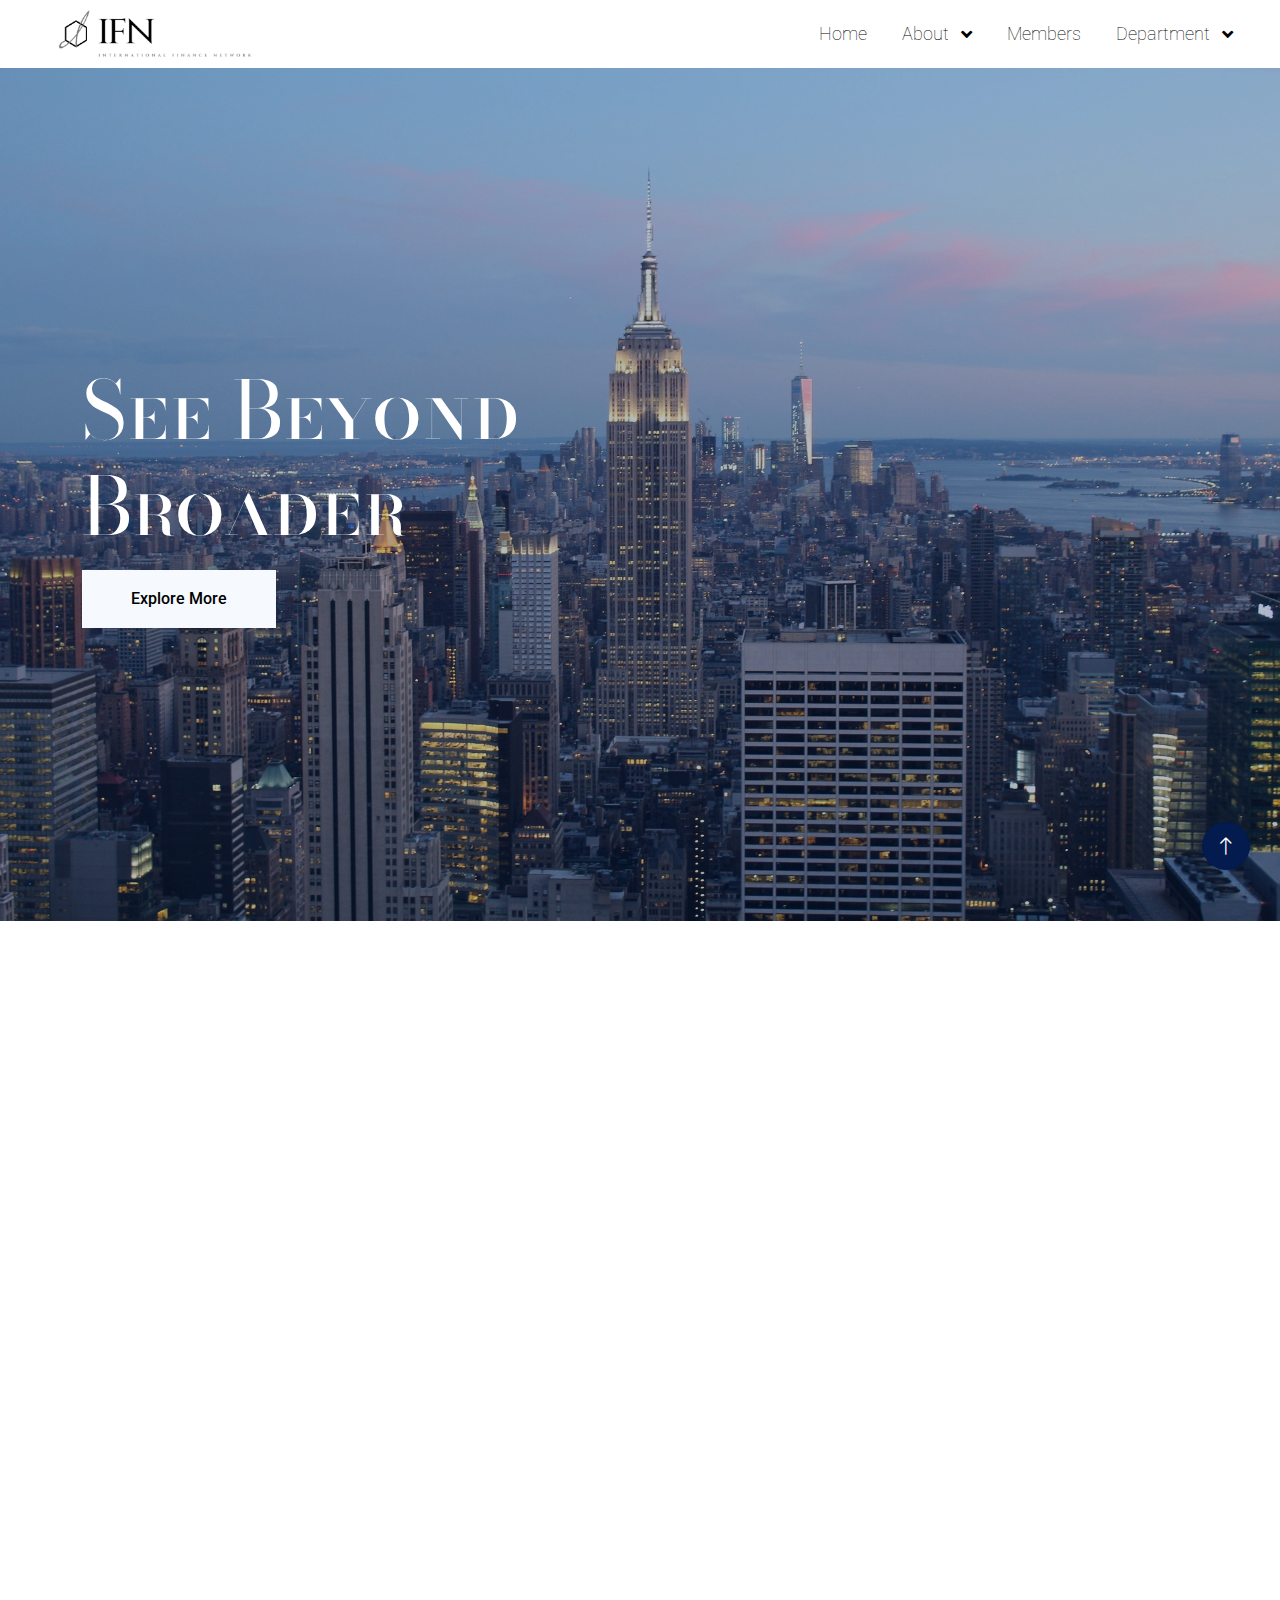
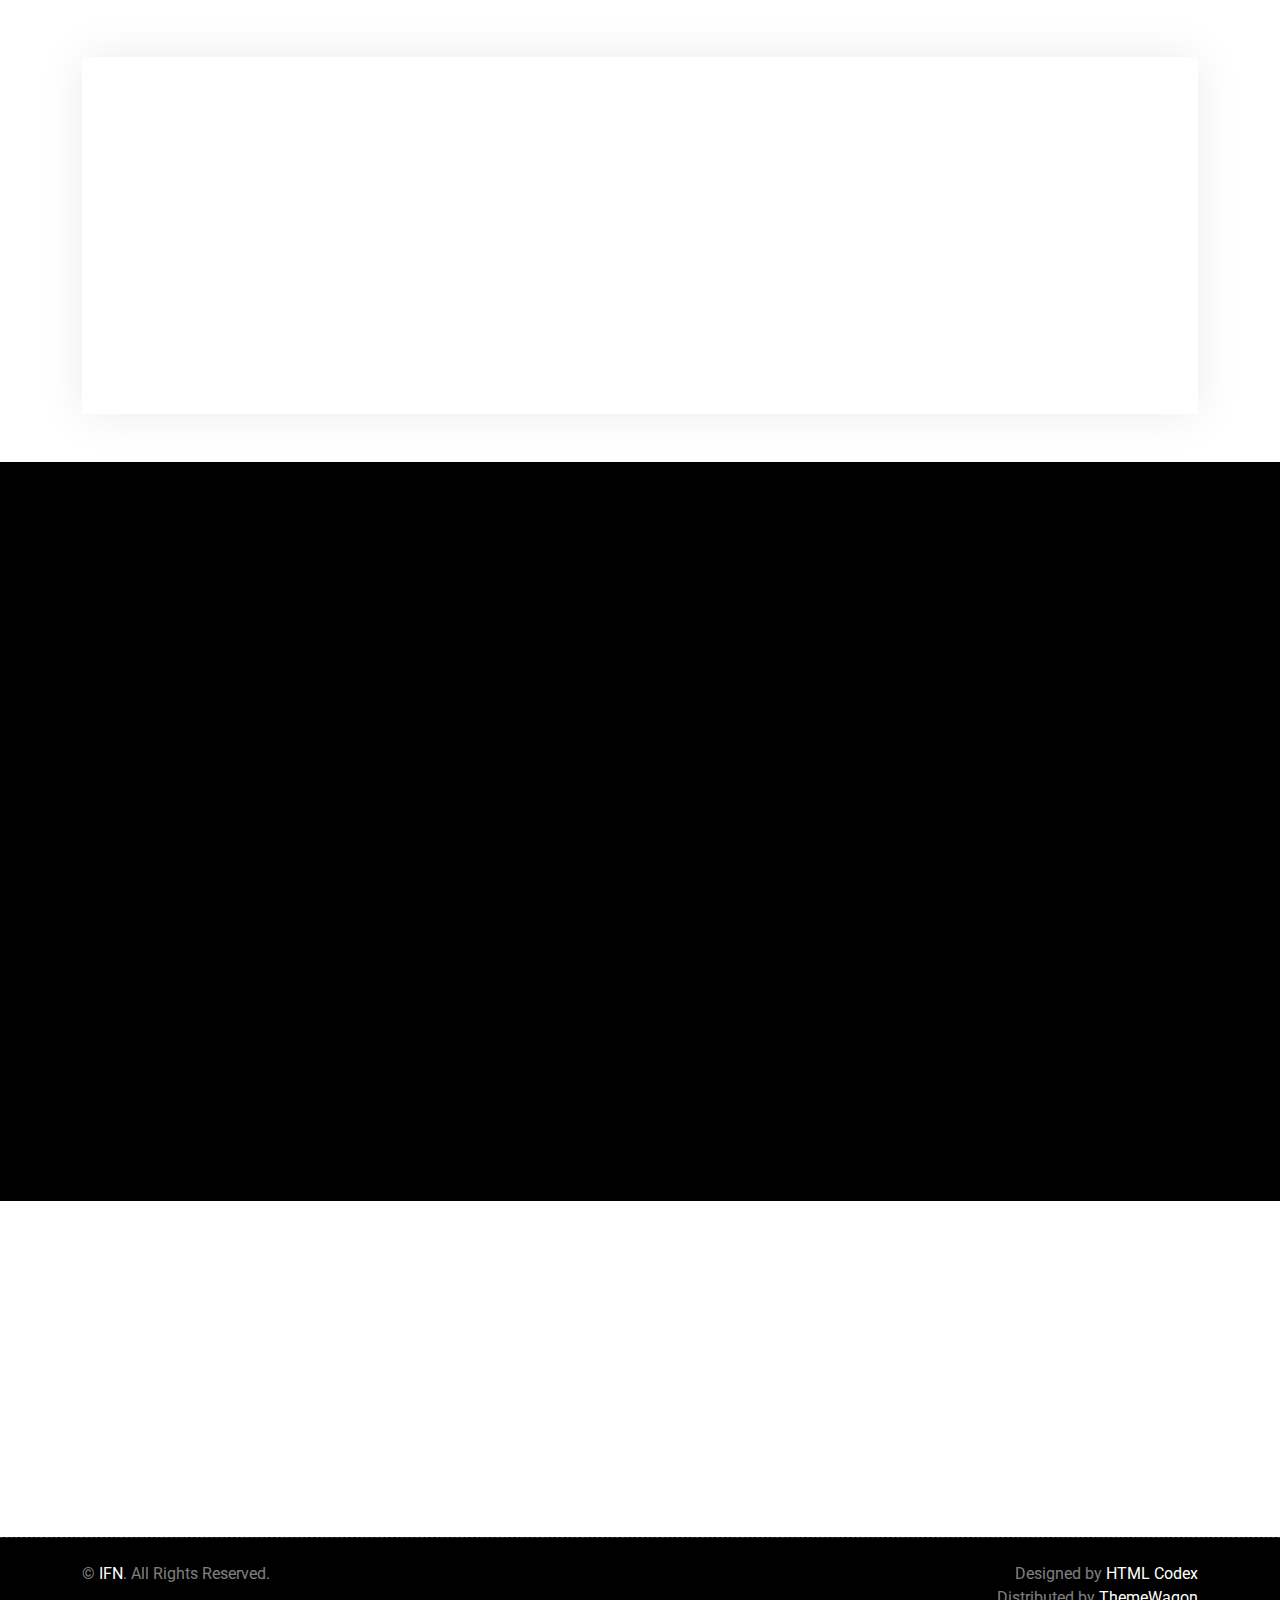
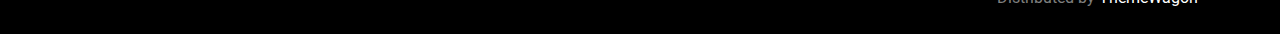
<file: index.html>
<!DOCTYPE html>
<html lang="en">

<head>
    <meta charset="utf-8">
    <title>IFN - See Beyond Broader</title>
    <meta content="width=device-width, initial-scale=1.0" name="viewport">
    <meta content="" name="keywords">
    <meta content="" name="description">

    <!-- Favicon -->
    <link href="img/favicon.ico" rel="icon">

    <!-- Google Web Fonts -->
    <link rel="preconnect" href="https://fonts.googleapis.com">
    <link rel="preconnect" href="https://fonts.gstatic.com" crossorigin>
    <link href="https://fonts.googleapis.com/css2?family=Roboto:wght@400;500&family=Red+Rose:wght@600;700&display=swap"
        rel="stylesheet">

    <!-- Icon Font Stylesheet -->
    <link href="https://cdnjs.cloudflare.com/ajax/libs/font-awesome/5.10.0/css/all.min.css" rel="stylesheet">
    <link rel="stylesheet" href="https://cdn.jsdelivr.net/npm/bootstrap-icons@1.10.4/font/bootstrap-icons.css">

    <!-- Libraries Stylesheet -->
    <link href="lib/animate/animate.min.css" rel="stylesheet">
    <link href="lib/owlcarousel/assets/owl.carousel.min.css" rel="stylesheet">

    <!-- Customized Bootstrap Stylesheet -->
    <link href="css/bootstrap.min.css" rel="stylesheet">

    <!-- Template Stylesheet -->
    <link href="css/style.css" rel="stylesheet">

    <!-- font -->
    <link rel="preconnect" href="https://fonts.googleapis.com">
    <link rel="preconnect" href="https://fonts.gstatic.com" crossorigin>
    <link href="https://fonts.googleapis.com/css2?family=Cinzel:wght@400..900&display=swap" rel="stylesheet">
    <link rel="preconnect" href="https://fonts.googleapis.com">
    <link rel="preconnect" href="https://fonts.gstatic.com" crossorigin>
    <link href="https://fonts.googleapis.com/css2?family=Playfair+Display:ital,wght@0,400..900;1,400..900&display=swap" rel="stylesheet">
    <link rel="preconnect" href="https://fonts.googleapis.com">
    <link rel="preconnect" href="https://fonts.gstatic.com" crossorigin>
    <link href="https://fonts.googleapis.com/css2?family=Merriweather:ital,wght@0,300;0,400;0,700;0,900;1,300;1,400;1,700;1,900&family=Playfair+Display:ital,wght@0,400..900;1,400..900&display=swap" rel="stylesheet">   
    <link rel="preconnect" href="https://fonts.googleapis.com">
    <link rel="preconnect" href="https://fonts.gstatic.com" crossorigin>
    <link href="https://fonts.googleapis.com/css2?family=EB+Garamond:ital,wght@0,400..800;1,400..800&family=Merriweather:ital,wght@0,300;0,400;0,700;0,900;1,300;1,400;1,700;1,900&family=Playfair+Display:ital,wght@0,400..900;1,400..900&display=swap" rel="stylesheet">
    <link rel="preconnect" href="https://fonts.googleapis.com">
    <link rel="preconnect" href="https://fonts.gstatic.com" crossorigin>
    <link href="https://fonts.googleapis.com/css2?family=Baskervville+SC&display=swap" rel="stylesheet">
    <link rel="preconnect" href="https://fonts.googleapis.com">
    <link rel="preconnect" href="https://fonts.gstatic.com" crossorigin>
    <link href="https://fonts.googleapis.com/css2?family=Baskervville+SC&family=Bodoni+Moda+SC:ital,opsz,wght@0,6..96,400..900;1,6..96,400..900&display=swap" rel="stylesheet">
</head>

<body>
    <!-- Spinner Start -->
    <div id="spinner"
        class="show bg-white position-fixed translate-middle w-100 vh-100 top-50 start-50 d-flex align-items-center justify-content-center">
        <div class="spinner-border text-primary" role="status" style="width: 3rem; height: 3rem;"></div>
    </div>
    <!-- Spinner End -->

    <!-- Navbar Start -->
    <nav class="navbar navbar-expand-lg navbar-light bg-white py-lg-0">
        <div class="container-fluid">
            <!-- 로고 섹션 -->
            <a class="navbar-brand" href="index.html">
                <img class="image-logo-about" src="img/logo/logo3.png" alt="Logo" />
            </a>

            <!-- 토글 버튼 (모바일용) -->
            <button class="navbar-toggler" type="button" data-bs-toggle="collapse" data-bs-target="#navbarCollapse" aria-controls="navbarCollapse" aria-expanded="false" aria-label="Toggle navigation">
                <span class="navbar-toggler-icon"></span>
            </button>

            <!-- 네비게이션 링크들 -->
            <div class="collapse navbar-collapse" id="navbarCollapse">
                <ul class="navbar-nav ms-auto">
                    <li class="nav-item">
                        <a href="index.html" class="nav-link" style="color: black; font-weight: lighter;">Home</a>
                    </li>

                    <!-- About Dropdown -->
                    <li class="nav-item dropdown">
                        <a class="nav-link dropdown-toggle" href="#" id="aboutDropdown" role="button" data-bs-toggle="dropdown" aria-expanded="false" style="color: black; font-weight: lighter;">
                            About
                        </a>
                        <ul class="dropdown-menu" aria-labelledby="aboutDropdown">
                            <li><a href="greeting.html" class="dropdown-item" style="color: black; font-weight: lighter;">Greeting</a></li>
                            <li><a href="about.html" class="dropdown-item" style="color: black; font-weight: lighter;">Introduction</a></li>
                            <li><a href="advisor.html" class="dropdown-item" style="color: black; font-weight: lighter;">Advisor</a></li>
                        </ul>
                    </li>

                    <li class="nav-item">
                        <a href="members.html" class="nav-link" style="color: black; font-weight: lighter;">Members</a>
                    </li>

                    <!-- Department Dropdown -->
                    <li class="nav-item dropdown">
                        <a class="nav-link dropdown-toggle" href="#" id="departmentDropdown" role="button" data-bs-toggle="dropdown" aria-expanded="false" style="color: black; font-weight: lighter;">
                            Department
                        </a>
                        <ul class="dropdown-menu" aria-labelledby="departmentDropdown">
                            <li><a href="SandT.html" class="dropdown-item" style="color: black; font-weight: lighter;">S&T</a></li>
                            <li><a href="Research.html" class="dropdown-item" style="color: black; font-weight: lighter;">Research</a></li>
                        </ul>
                    </li>
                </ul>
            </div>
        </div>
    </nav>
    <!-- Navbar End -->


    <!-- Carousel Start -->
        <div id="header-carousel" class="carousel slide carousel-fade" data-bs-ride="carousel">
            <div class="carousel-inner">
                <div class="carousel-item active">
                    <img class="w-100" src="img/mainpage_img.jpg" alt="Image">
                    <div class="carousel-caption">
                        <div class="container">
                            <div class="row justify-content-start">
                                <div class="col-lg-7 text-start">
                                    <h1 class="display-1 text-white animated slideInRight mb-3" style="font-family: 'Bodoni Moda SC', serif; font-weight: lighter;">See Beyond Broader</h1>
                                    <a href="about.html" class="btn btn-light py-3 px-5 animated slideInRight">Explore More</a>
                                </div>
                            </div>
                        </div>
                    </div>
                </div>
            </div>
        </div>
    <!-- Carousel End -->

    <!-- Features Start -->
    <div class="container-fluid feature mt-5 wow fadeInUp" data-wow-delay="0.1s">
        <div class="container">
            <div class="row g-0">
                <div class="col-lg-6 pt-lg-5">
                    <div class="bg-white p-5 mt-lg-5">
                        <h1 class="display-6 mb-4 wow fadeIn" data-wow-delay="0.3s" style="font-family: 'Bodoni Moda SC'; color: black">Introduction</h1>
                        <p class="mb-4 wow fadeIn" data-wow-delay="0.4s">
                            <span style="color: rgb(252, 140, 107)">See Beyond Further</span>
                            <p>International Finance Network (IFN) is a prestigious finance conference for international students, pursuing a non-profit mission.</p>
                            <p>IFN은 국내외 대학생을 기반으로 한 마켓 베이스 금융학회입니다. 리서치 기반 비영리 단체인 Caravan Research와 협력하여 세미나 및 활동을 진행하고 있습니다.</p>                            
                            <p>학회 구성원 및 자문은 Stanford University, University of Washington, Stony Brook University, Gent University, University of British Columbia, University of Auckland, LSE, 서울대학교, 성균관대학교, 고려대학교, 연세대학교 등으로 구성되어 있습니다.</p>                           
                            IFN X Caravan Research
                            </p>
                       
                        </div>
                </div>
                <div class="col-lg-6">
                    <div class="row h-100 align-items-end">
                        <div class="col-12 wow fadeIn" data-wow-delay="0.3s">
                            <div class="d-flex align-items-center justify-content-center" style="min-height: 300px;">
                                
                            </div>
                        </div>
                    </div>
                </div>
            </div>
        </div>
    </div>
    <!-- Features End -->
<!-- 
    About Start
    <div class="container-fluid py-5">
        <div class="container">
            <div class="row g-5">
                <div class="col-lg-6 wow fadeIn" data-wow-delay="0.1s">
                    <div class="row g-0">
                        <div class="col-6">
                            <img class="img-fluid" src="img/about-1.jpg">
                        </div>
                        <div class="col-6">
                            <img class="img-fluid" src="img/about-2.jpg">
                        </div>
                        <div class="col-6">
                            <img class="img-fluid" src="img/about-3.jpg">
                        </div>
                        <div class="col-6">
                            <div class="bg-primary w-100 h-100 mt-n5 ms-n5 d-flex flex-column align-items-center justify-content-center">
                                <div class="icon-box-light">
                                    <i class="bi bi-award text-dark"></i>
                                </div>
                                <h1 class="display-1 text-white mb-0" data-toggle="counter-up">25</h1>
                                <small class="fs-5 text-white">Years Experience</small>
                            </div>
                        </div>
                    </div>
                </div>
                <div class="col-lg-6 wow fadeIn" data-wow-delay="0.5s">
                    <h1 class="display-6 mb-4" style="font-family: Cinzel">Trusted Lab Experts and Latest Lab Technologies</h1>
                    <p class="mb-4">Lorem ipsum dolor sit amet, consectetur adipiscing elit. Curabitur tellus augue, iaculis id elit eget, ultrices pulvinar tortor. Quisque vel lorem porttitor, malesuada arcu quis, fringilla risus. Pellentesque eu consequat augue.</p>
                    <div class="row g-4 g-sm-5 justify-content-center">
                        <div class="col-sm-6">
                            <div class="about-fact btn-square flex-column rounded-circle bg-primary ms-sm-auto">
                                <p class="text-white mb-0">Awards Winning</p>
                                <h1 class="text-white mb-0" data-toggle="counter-up">9999</h1>
                            </div>
                        </div>
                        <div class="col-sm-6 text-start">
                            <div class="about-fact btn-square flex-column rounded-circle bg-secondary me-sm-auto">
                                <p class="text-white mb-0">Complete Cases</p>
                                <h1 class="text-white mb-0" data-toggle="counter-up">9999</h1>
                            </div>
                        </div>
                        <div class="col-sm-6">
                            <div class="about-fact mt-n130 btn-square flex-column rounded-circle bg-dark mx-sm-auto">
                                <p class="text-white mb-0">Happy Clients</p>
                                <h1 class="text-white mb-0" data-toggle="counter-up">9999</h1>
                            </div>
                        </div>
                    </div>
                </div>
            </div>
        </div>
    </div>
    About End -->

    <!-- Features Start -->
    <div class="container-fluid py-5">
        <div class="container">
            <div class="row g-0 feature-row" style="font-family: 'Bodoni Moda SC', serif;">
                <div class="col-md-6 col-lg-3 wow fadeIn" data-wow-delay="0.1s">
                    <div class="feature-item border h-100 p-5">
                            <i class="bi bi-people text-dark" style="font-size: 50px"></i>
                        <h5 class="mb-3" style="font-family: 'Bodoni Moda SC', serif;">Leadership</h5>
                        <p class="mb-0">Empowering future finance leaders to inspire and drive meaningful impact.</p>
                    </div>
                </div>
                <div class="col-md-6 col-lg-3 wow fadeIn" data-wow-delay="0.3s">
                    <div class="feature-item border h-100 p-5">
                            <i class="bi bi-infinity text-dark" style="font-size: 50px"></i>
                        <h5 class="mb-3" style="font-family: 'Bodoni Moda SC', serif;">Mathematical thinking</h5>
                        <p class="mb-0">Cultivating analytical skills essential for solving complex financial problems.</p>
                    </div>
                </div>
                <div class="col-md-6 col-lg-3 wow fadeIn" data-wow-delay="0.5s">
                    <div class="feature-item border h-100 p-5">
                            <i class="bi bi-bullseye text-dark" style="font-size: 50px"></i>
                        <h5 class="mb-3" style="font-family: 'Bodoni Moda SC', serif;">Possibility</h5>
                        <p class="mb-0">Encouraging innovation and the pursuit of untapped potential in finance.</p>
                    </div>
                </div>
                <div class="col-md-6 col-lg-3 wow fadeIn" data-wow-delay="0.7s">
                    <div class="feature-item border h-100 p-5">
                            <i class="bi bi-award text-dark" style="font-size: 50px"></i>
                        <h5 class="mb-3" >Quality</h5>
                        <p class="mb-0">Delivering excellence through thorough analysis and high-standard results.</p>
                    </div>
                </div>
            </div>
        </div>
    </div>
    <!-- Features End -->

    <!-- Service Start -->
    <div class="container-fluid container-service py-5" style="background-color: black;">
        <div class="container pt-5">
            <div class="text-center mx-auto wow fadeInUp" data-wow-delay="0.1s" style="max-width: 600px;">
                <h1 class="display-6 mb-3" style="font-family: 'Bodoni Moda SC', serif; color: white">What We Do In IFN?</h1>
                <p class="mb-5" style="font-family: 'Bodoni Moda SC', serif;">교재 및 자체 슬라이드 기반 채권, 파생상품 스터디</p>
            </div>
            <div class="row g-4" style="align-items: center; justify-content: center;">
                <div class="col-lg-3 col-md-6 wow fadeInUp" data-wow-delay="0.3s">
                    <div class="service-item">
                            <i class="bi bi-currency-dollar text-dark" style="font-size: 50px"></i>
                        <h5 class="mb-3">S&T</h5>
                            <p class="mb-4">FICC</p>
                            <p class="mb-4">FX rates forecast 환율 전망</p>
                            <p class="mb-4">Derivatives 파생상품 분석</p>
                            <p class="mb-4">Macro Trends 매크로 동향</p>
                        <a class="btn btn-light px-3" href="">Read More<i class="bi bi-chevron-double-right ms-1"></i></a>
                    </div>
                </div>
                <div class="col-lg-3 col-md-6 wow fadeInUp" data-wow-delay="0.5s">
                    <div class="service-item">
                            <i class="bi bi-building text-dark" style="font-size: 50px"></i>
                        <h5 class="mb-3">Research</h5>
                            <p class="mb-4">Equities</p>
                            <p class="mb-4">Enterprise Analytics 기업분석보고서</p>
                            <p class="mb-4">Industry Analytics Report 산업분석보고서</p>
                    </br>
                        <a class="btn btn-light px-3" href="">Read More<i class="bi bi-chevron-double-right ms-1"></i></a>
                    </div>
                </div>
            </div>
        </div>
    </div>
    <!-- Service End -->

    <!-- Appoinment Start -->
    <!-- <div class="container-fluid py-5">
        <div class="container">
            <div class="row g-5">
                <div class="col-lg-6 wow fadeInUp" data-wow-delay="0.1s">
                    <h1 class="display-6 mb-4">We Ensure You Will Always Get The Best Result</h1>
                    <p>Lorem ipsum dolor sit amet, consectetur adipiscing elit. Curabitur tellus augue, iaculis id elit eget, ultrices pulvinar tortor. Quisque vel lorem porttitor, malesuada arcu quis, fringilla risus. Pellentesque eu consequat augue.</p>
                    <p class="mb-4">Lorem ipsum dolor sit amet, consectetur adipiscing elit. Curabitur tellus augue, iaculis id elit eget, ultrices pulvinar tortor.</p>
                    <div class="d-flex align-items-start wow fadeIn" data-wow-delay="0.3s">
                        <div class="icon-box-primary">
                            <i class="bi bi-geo-alt text-dark fs-1"></i>
                        </div>
                        <div class="ms-3">
                            <h5>Office Address</h5>
                            <span>123 Street, New York, USA</span>
                        </div>
                    </div>
                    <hr>
                    <div class="d-flex align-items-start wow fadeIn" data-wow-delay="0.4s">
                        <div class="icon-box-primary">
                            <i class="bi bi-clock text-dark fs-1"></i>
                        </div>
                        <div class="ms-3">
                            <h5>Office Time</h5>
                            <span>Mon-Sat 09am-5pm, Sun Closed</span>
                        </div>
                    </div>
                </div>
                <div class="col-lg-6 wow fadeInUp" data-wow-delay="0.5s">
                    <h2 class="mb-4">Online Appoinment</h2>
                    <div class="row g-3">
                        <div class="col-sm-6">
                            <div class="form-floating">
                                <input type="text" class="form-control" id="name" placeholder="Your Name">
                                <label for="name">Your Name</label>
                            </div>
                        </div>
                        <div class="col-sm-6">
                            <div class="form-floating">
                                <input type="email" class="form-control" id="mail" placeholder="Your Email">
                                <label for="mail">Your Email</label>
                            </div>
                        </div>
                        <div class="col-sm-6">
                            <div class="form-floating">
                                <input type="text" class="form-control" id="mobile" placeholder="Your Mobile">
                                <label for="mobile">Your Mobile</label>
                            </div>
                        </div>
                        <div class="col-sm-6">
                            <div class="form-floating">
                                <select class="form-select" id="service">
                                    <option selected>Pathology Testing</option>
                                    <option value="">Microbiology Tests</option>
                                    <option value="">Biochemistry Tests</option>
                                    <option value="">Histopatology Tests</option>
                                </select>
                                <label for="service">Choose A Service</label>
                            </div>
                        </div>
                        <div class="col-12">
                            <div class="form-floating">
                                <textarea class="form-control" placeholder="Leave a message here" id="message"
                                    style="height: 130px"></textarea>
                                <label for="message">Message</label>
                            </div>
                        </div>
                        <div class="col-12 text-center">
                            <button class="btn btn-primary w-100 py-3" type="submit">Submit Now</button>
                        </div>
                    </div>
                </div>
            </div>
        </div>
    </div> -->
    <!-- Appoinment Start -->

    <!-- Testimonial Start -->
    <!-- <div class="container-fluid testimonial py-5">
        <div class="container pt-5">
            <div class="row gy-5 gx-0">
                <div class="col-lg-6 pe-lg-5 wow fadeIn" data-wow-delay="0.3s">
                    <h1 class="display-6 text-white mb-4">What Clients Say About Our Lab Services!</h1>
                    <p class="text-white mb-5">Lorem ipsum dolor sit amet, consectetur adipiscing elit. Curabitur tellus augue, iaculis id elit eget, ultrices pulvinar tortor.</p>
                    <a href="" class="btn btn-primary py-3 px-5">More Testimonials</a>
                </div>
                <div class="col-lg-6 mb-n5 wow fadeIn" data-wow-delay="0.5s">
                    <div class="bg-white p-5">
                        <div class="owl-carousel testimonial-carousel wow fadeIn" data-wow-delay="0.1s">
                            <div class="testimonial-item">
                                <div class="icon-box-primary mb-4">
                                    <i class="bi bi-chat-left-quote text-dark"></i>
                                </div>
                                <p class="fs-5 mb-4">Lorem ipsum dolor sit amet, consectetur adipiscing elit. Curabitur tellus augue, iaculis id elit eget, ultrices pulvinar tortor. Quisque vel lorem porttitor, malesuada arcu quis, fringilla risus. Pellentesque eu consequat augue.</p>
                                <div class="d-flex align-items-center">
                                    <img class="flex-shrink-0" src="img/testimonial-1.jpg" alt="">
                                    <div class="ps-3">
                                        <h5 class="mb-1">Client Name</h5>
                                        <span class="text-primary">Profession</span>
                                    </div>
                                </div>
                            </div>
                            <div class="testimonial-item">
                                <div class="icon-box-primary mb-4">
                                    <i class="bi bi-chat-left-quote text-dark"></i>
                                </div>
                                <p class="fs-5 mb-4">Lorem ipsum dolor sit amet, consectetur adipiscing elit. Curabitur tellus augue, iaculis id elit eget, ultrices pulvinar tortor. Quisque vel lorem porttitor, malesuada arcu quis, fringilla risus. Pellentesque eu consequat augue.</p>
                                <div class="d-flex align-items-center">
                                    <img class="flex-shrink-0" src="img/testimonial-2.jpg" alt="">
                                    <div class="ps-3">
                                        <h5 class="mb-1">Client Name</h5>
                                        <span class="text-primary">Profession</span>
                                    </div>
                                </div>
                            </div>
                        </div>
                    </div>
                </div>
            </div>
        </div>
    </div> -->
    <!-- Testimonial End -->


    <!-- Footer Start -->
    <div class="container-fluid footer position-relative text-white-50 py-5 wow fadeIn" style="background-color: black;" data-wow-delay="0.1s">
        <div class="container">
            <div class="row g-5 py-5">
                <div class="col-lg-6 pe-lg-5">
                    <h1 class="h1 text-white mb-0" style="font-family: 'Bodoni Moda SC';">Contact Us</h1>
                    <br/>
                    <!-- <p><i class="fa fa-map-marker-alt me-2"></i>123 Street, New York, USA</p>
                    <p><i class="fa fa-envelope me-2"></i>info@example.com</p> -->
                    <div class="d-flex mt-4">
                        <a class="btn btn-lg-square btn-white me-2" href="https://www.linkedin.com/company/ifnsince24"><i class="fab fa-linkedin-in"></i></a>
                        <a class="btn btn-lg-square btn-white me-2" href="https://www.instagram.com/ifnsince24?utm_source=ig_web_button_share_sheet&igsh=ZDNlZDc0MzIxNw=="><i class="fab fa-instagram"></i></a>
                    </div>
                </div>
                <div class="col-lg-6 ps-lg-5">
                    <div class="row g-5">
                    </div>
                </div>
            </div>
        </div>
    </div>
    <!-- Footer End -->


    <!-- Copyright Start -->
    <div class="container-fluid copyright text-white-50 py-4" style="background-color: black;">
        <div class="container">
            <div class="row">
                <div class="col-md-6 text-center text-md-start">
                    <p class="mb-0">&copy; <a href="#">IFN</a>. All Rights Reserved.</p>
                </div>
                <div class="col-md-6 text-center text-md-end">
                    <!--/*** This template is free as long as you keep the footer author’s credit link/attribution link/backlink. If you'd like to use the template without the footer author’s credit link/attribution link/backlink, you can purchase the Credit Removal License from "https://htmlcodex.com/credit-removal". Thank you for your support. ***/-->
                    <p class="mb-0">Designed by <a href="https://htmlcodex.com">HTML Codex</a><br>Distributed by <a href="https://themewagon.com">ThemeWagon</a></p>
                </div>
            </div>
        </div>
    </div>
    <!-- Copyright End -->


    <!-- Back to Top -->
    <a href="#" class="btn btn-lg btn-dark btn-lg-square rounded-circle back-to-top"><i class="bi bi-arrow-up"></i></a>


    <!-- JavaScript Libraries -->
    <script src="https://ajax.googleapis.com/ajax/libs/jquery/3.6.1/jquery.min.js"></script>
    <script src="https://cdn.jsdelivr.net/npm/bootstrap@5.0.0/dist/js/bootstrap.bundle.min.js"></script>
    <script src="lib/wow/wow.min.js"></script>
    <script src="lib/easing/easing.min.js"></script>
    <script src="lib/waypoints/waypoints.min.js"></script>
    <script src="lib/counterup/counterup.min.js"></script>
    <script src="lib/owlcarousel/owl.carousel.min.js"></script>

    <!-- Template Javascript -->
    <script src="js/main.js"></script>
</body>

</html>
</file>
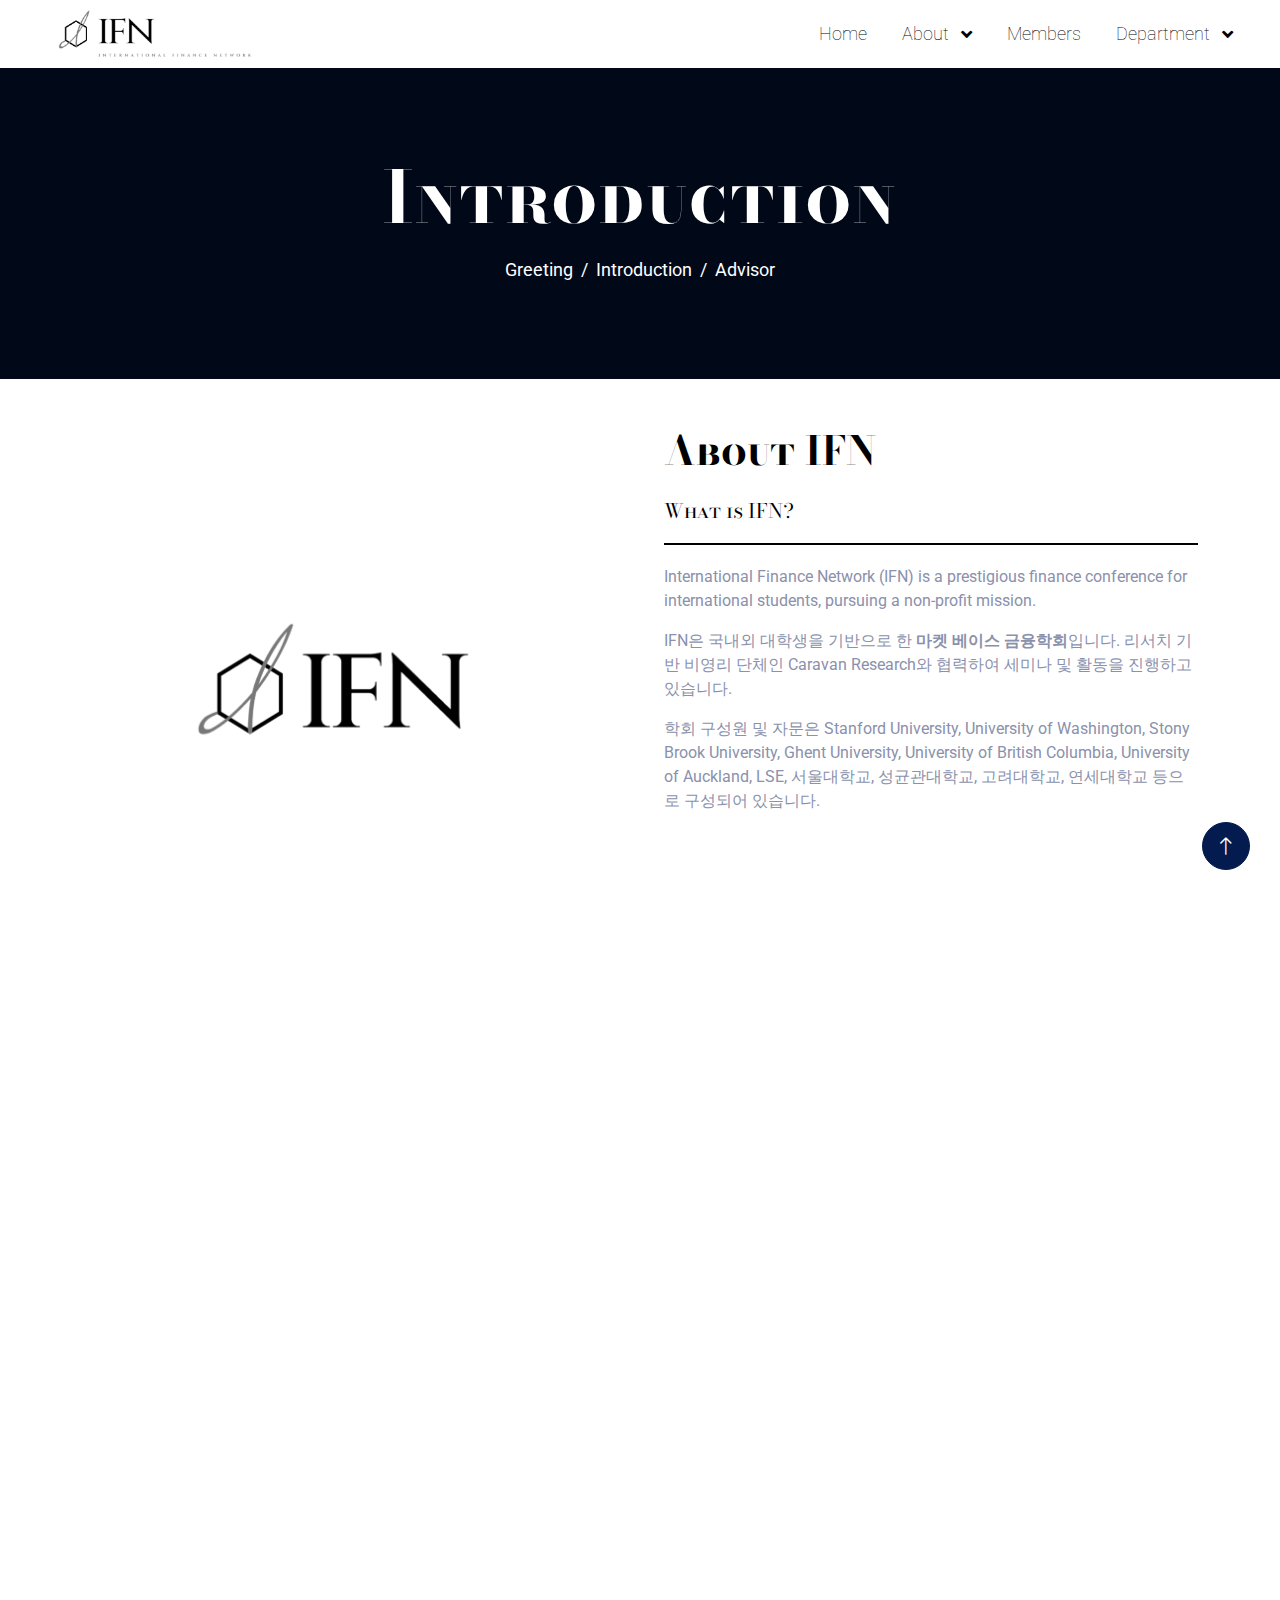
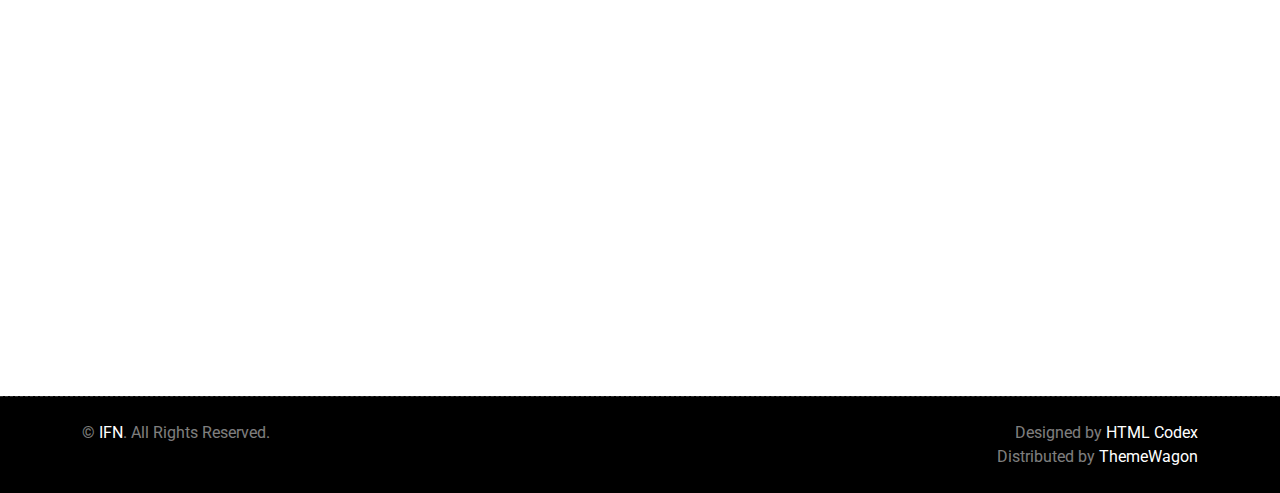
<file: about.html>
<!DOCTYPE html>
<html lang="en">

<head>
    <meta charset="utf-8">
    <title>IFN - See Beyond Broader</title>
    <meta content="width=device-width, initial-scale=1.0" name="viewport">
    <meta content="" name="keywords">
    <meta content="" name="description">

    <!-- Favicon -->
    <link href="img/favicon.ico" rel="icon">

    <!-- Google Web Fonts -->
    <link rel="preconnect" href="https://fonts.googleapis.com">
    <link rel="preconnect" href="https://fonts.gstatic.com" crossorigin>
    <link href="https://fonts.googleapis.com/css2?family=Roboto:wght@400;500&family=Red+Rose:wght@600;700&display=swap"
        rel="stylesheet">

    <!-- Icon Font Stylesheet -->
    <link href="https://cdnjs.cloudflare.com/ajax/libs/font-awesome/5.10.0/css/all.min.css" rel="stylesheet">
    <link rel="stylesheet" href="https://cdn.jsdelivr.net/npm/bootstrap-icons@1.10.4/font/bootstrap-icons.css">

    <!-- Libraries Stylesheet -->
    <link href="lib/animate/animate.min.css" rel="stylesheet">
    <link href="lib/owlcarousel/assets/owl.carousel.min.css" rel="stylesheet">

    <!-- Customized Bootstrap Stylesheet -->
    <link href="css/bootstrap.min.css" rel="stylesheet">

    <!-- Template Stylesheet -->
    <link href="css/style.css" rel="stylesheet">

    <!-- font -->
    <link rel="preconnect" href="https://fonts.googleapis.com">
    <link rel="preconnect" href="https://fonts.gstatic.com" crossorigin>
    <link href="https://fonts.googleapis.com/css2?family=Cinzel:wght@400..900&display=swap" rel="stylesheet">
    <link rel="preconnect" href="https://fonts.googleapis.com">
    <link rel="preconnect" href="https://fonts.gstatic.com" crossorigin>
    <link href="https://fonts.googleapis.com/css2?family=Playfair+Display:ital,wght@0,400..900;1,400..900&display=swap" rel="stylesheet">
    <link rel="preconnect" href="https://fonts.googleapis.com">
    <link rel="preconnect" href="https://fonts.gstatic.com" crossorigin>
    <link href="https://fonts.googleapis.com/css2?family=Merriweather:ital,wght@0,300;0,400;0,700;0,900;1,300;1,400;1,700;1,900&family=Playfair+Display:ital,wght@0,400..900;1,400..900&display=swap" rel="stylesheet">   
    <link rel="preconnect" href="https://fonts.googleapis.com">
    <link rel="preconnect" href="https://fonts.gstatic.com" crossorigin>
    <link href="https://fonts.googleapis.com/css2?family=EB+Garamond:ital,wght@0,400..800;1,400..800&family=Merriweather:ital,wght@0,300;0,400;0,700;0,900;1,300;1,400;1,700;1,900&family=Playfair+Display:ital,wght@0,400..900;1,400..900&display=swap" rel="stylesheet">
    <link rel="preconnect" href="https://fonts.googleapis.com">
    <link rel="preconnect" href="https://fonts.gstatic.com" crossorigin>
    <link href="https://fonts.googleapis.com/css2?family=Baskervville+SC&display=swap" rel="stylesheet">
    <link rel="preconnect" href="https://fonts.googleapis.com">
    <link rel="preconnect" href="https://fonts.gstatic.com" crossorigin>
    <link href="https://fonts.googleapis.com/css2?family=Baskervville+SC&family=Bodoni+Moda+SC:ital,opsz,wght@0,6..96,400..900;1,6..96,400..900&display=swap" rel="stylesheet">
</head>

<body>
    <!-- Spinner Start -->
    <div id="spinner"
        class="show bg-white position-fixed translate-middle w-100 vh-100 top-50 start-50 d-flex align-items-center justify-content-center">
        <div class="spinner-border text-primary" role="status" style="width: 3rem; height: 3rem;"></div>
    </div>
    <!-- Spinner End -->

    <!-- Navbar Start -->
    <nav class="navbar navbar-expand-lg navbar-light bg-white py-lg-0">
        <div class="container-fluid">
            <!-- 로고 섹션 -->
            <a class="navbar-brand" href="index.html">
                <img class="image-logo-about" src="img/logo/logo3.png" alt="Logo" />
            </a>

            <!-- 토글 버튼 (모바일용) -->
            <button class="navbar-toggler" type="button" data-bs-toggle="collapse" data-bs-target="#navbarCollapse" aria-controls="navbarCollapse" aria-expanded="false" aria-label="Toggle navigation">
                <span class="navbar-toggler-icon"></span>
            </button>

            <!-- 네비게이션 링크들 -->
            <div class="collapse navbar-collapse" id="navbarCollapse">
                <ul class="navbar-nav ms-auto">
                    <li class="nav-item">
                        <a href="index.html" class="nav-link" style="color: black; font-weight: lighter;">Home</a>
                    </li>

                    <!-- About Dropdown -->
                    <li class="nav-item dropdown">
                        <a class="nav-link dropdown-toggle" href="#" id="aboutDropdown" role="button" data-bs-toggle="dropdown" aria-expanded="false" style="color: black; font-weight: lighter;">
                            About
                        </a>
                        <ul class="dropdown-menu" aria-labelledby="aboutDropdown">
                            <li><a href="greeting.html" class="dropdown-item" style="color: black; font-weight: lighter;">Greeting</a></li>
                            <li><a href="about.html" class="dropdown-item" style="color: black; font-weight: lighter;">Introduction</a></li>
                            <li><a href="advisor.html" class="dropdown-item" style="color: black; font-weight: lighter;">Advisor</a></li>
                        </ul>
                    </li>

                    <li class="nav-item">
                        <a href="members.html" class="nav-link" style="color: black; font-weight: lighter;">Members</a>
                    </li>

                    <!-- Department Dropdown -->
                    <li class="nav-item dropdown">
                        <a class="nav-link dropdown-toggle" href="#" id="departmentDropdown" role="button" data-bs-toggle="dropdown" aria-expanded="false" style="color: black; font-weight: lighter;">
                            Department
                        </a>
                        <ul class="dropdown-menu" aria-labelledby="departmentDropdown">
                            <li><a href="SandT.html" class="dropdown-item" style="color: black; font-weight: lighter;">S&T</a></li>
                            <li><a href="Research.html" class="dropdown-item" style="color: black; font-weight: lighter;">Research</a></li>
                        </ul>
                    </li>
                </ul>
            </div>
        </div>
    </nav>
    <!-- Navbar End -->



    <!-- Page Header Start -->
    <div class="container-fluid page-header py-5">
        <div class="container text-center py-5 mt-4">
            <h1 class="display-2 text-white mb-3 animated slideInDown" style="font-family: 'Bodoni Moda SC', serif;">Introduction</h1>
            <nav aria-label="breadcrumb animated slideInDown">
                <ol class="breadcrumb justify-content-center mb-0">
                    <li class="breadcrumb-item"><a href="greeting.html">Greeting</a></li>
                    <li class="breadcrumb-item" aria-current="page"><a href="about.html">Introduction</a></li>
                    <li class="breadcrumb-item" aria-current="page"><a href="advisor.html">Advisor</a></li>
                </ol>
            </nav>
        </div>
    </div>
    <!-- Page Header End -->

    <!-- About Start -->
    <div style="width: 100vw">
        <div class="container-fluid py-5">
            <div class="container">
                <div class="row g-5">
                    <div class="col-lg-6 wow fadeIn" data-wow-delay="0.1s">
                        <img class="img-fluid" src="img/logo/logo1.png">
                    </div>
                    <div class="col-lg-6 wow fadeIn" data-wow-delay="0.5s">
                        <h1 class="display-6 mb-4" style="font-family: 'Bodoni Moda SC', serif; color: black">About IFN</h1>
                        <h5 style="font-family: 'Bodoni Moda SC', serif; font-weight: lighter; color: black">What is IFN?</h5>
                        <div class="line"></div>
                        <p class="english">International Finance Network (IFN) is a prestigious finance conference for international students, pursuing a non-profit mission.</p>
                        <p class="korean">IFN은 국내외 대학생을 기반으로 한 <span style="font-weight: bold">마켓 베이스 금융학회</span>입니다. 리서치 기반 비영리 단체인 Caravan Research와 협력하여 세미나 및 활동을 진행하고 있습니다.</p>
                        <p class="korean">학회 구성원 및 자문은 Stanford University, University of Washington, Stony Brook University, Ghent University, University of British Columbia, University of Auckland, LSE, 서울대학교, 성균관대학교, 고려대학교, 연세대학교 등으로 구성되어 있습니다.</p>
                    </div>
                </div>
            </div>
        </div>
    </div>
    <!-- About End -->

    <!-- Time line Start-->
    <div style="width: 100vw">
        <div class="container-fluid py-5">
            <div class="container">
                <div class="row g-5">
                    <div class="col-lg-6 wow fadeIn" data-wow-delay="0.1s">
                        <img class="img-fluid" src="img/Timeline.png" style="margin-left: 30px">
                    </div>
                    <div class="col-lg-6 wow fadeIn" data-wow-delay="0.5s">
                        <h1 class="display-6 mb-4" style="font-family: 'Bodoni Moda SC', serif; color: black;">Meeting</h1>
                        <h5 style="font-family: 'Bodoni Moda SC', serif; font-weight: lighter; color: black;">Regular meetings are held live via Zoom:</h5>
                        <div class="line"></div>
                        <p class="english">Meeting times are fixed, and the Zoom link will be shared through Kakao Talk.</p>
                        <p class="korean">Department meetings require a minimum of 2 hours per week.</p>
                        <p class="korean">One quarter is a 4-week project (main sessions are ongoing).</p>
                    </div>
                </div>
            </div>
        </div>
    </div>

<!-- Footer Start -->
<div class="container-fluid footer position-relative text-white-50 py-5 wow fadeIn" style="background-color: black;" data-wow-delay="0.1s">
    <div class="container">
        <div class="row g-5 py-5">
            <div class="col-lg-6 pe-lg-5">
                <h1 class="h1 text-white mb-0" style="font-family: 'Bodoni Moda SC';">Contact Us</h1>
                <br/>
                <!-- <p><i class="fa fa-map-marker-alt me-2"></i>123 Street, New York, USA</p>
                <p><i class="fa fa-envelope me-2"></i>info@example.com</p> -->
                <div class="d-flex mt-4">
                    <a class="btn btn-lg-square btn-white me-2" href="https://www.linkedin.com/company/ifnsince24"><i class="fab fa-linkedin-in"></i></a>
                    <a class="btn btn-lg-square btn-white me-2" href="https://www.instagram.com/ifnsince24?utm_source=ig_web_button_share_sheet&igsh=ZDNlZDc0MzIxNw=="><i class="fab fa-instagram"></i></a>
                </div>
            </div>
            <div class="col-lg-6 ps-lg-5">
                <div class="row g-5">
                </div>
            </div>
        </div>
    </div>
</div>
<!-- Footer End -->


<!-- Copyright Start -->
<div class="container-fluid copyright text-white-50 py-4" style="background-color: black;">
    <div class="container">
        <div class="row">
            <div class="col-md-6 text-center text-md-start">
                <p class="mb-0">&copy; <a href="#">IFN</a>. All Rights Reserved.</p>
            </div>
            <div class="col-md-6 text-center text-md-end">
                <!--/*** This template is free as long as you keep the footer author’s credit link/attribution link/backlink. If you'd like to use the template without the footer author’s credit link/attribution link/backlink, you can purchase the Credit Removal License from "https://htmlcodex.com/credit-removal". Thank you for your support. ***/-->
                <p class="mb-0">Designed by <a href="https://htmlcodex.com">HTML Codex</a><br>Distributed by <a href="https://themewagon.com">ThemeWagon</a></p>
            </div>
        </div>
    </div>
</div>
<!-- Copyright End -->

    <!-- Back to Top -->
    <a href="#" class="btn btn-lg btn-dark btn-lg-square rounded-circle back-to-top"><i class="bi bi-arrow-up"></i></a>


    <!-- JavaScript Libraries -->
    <script src="https://ajax.googleapis.com/ajax/libs/jquery/3.6.1/jquery.min.js"></script>
    <script src="https://cdn.jsdelivr.net/npm/bootstrap@5.0.0/dist/js/bootstrap.bundle.min.js"></script>
    <script src="lib/wow/wow.min.js"></script>
    <script src="lib/easing/easing.min.js"></script>
    <script src="lib/waypoints/waypoints.min.js"></script>
    <script src="lib/counterup/counterup.min.js"></script>
    <script src="lib/owlcarousel/owl.carousel.min.js"></script>

    <!-- Template Javascript -->
    <script src="js/main.js"></script>
</body>

</html>
</file>
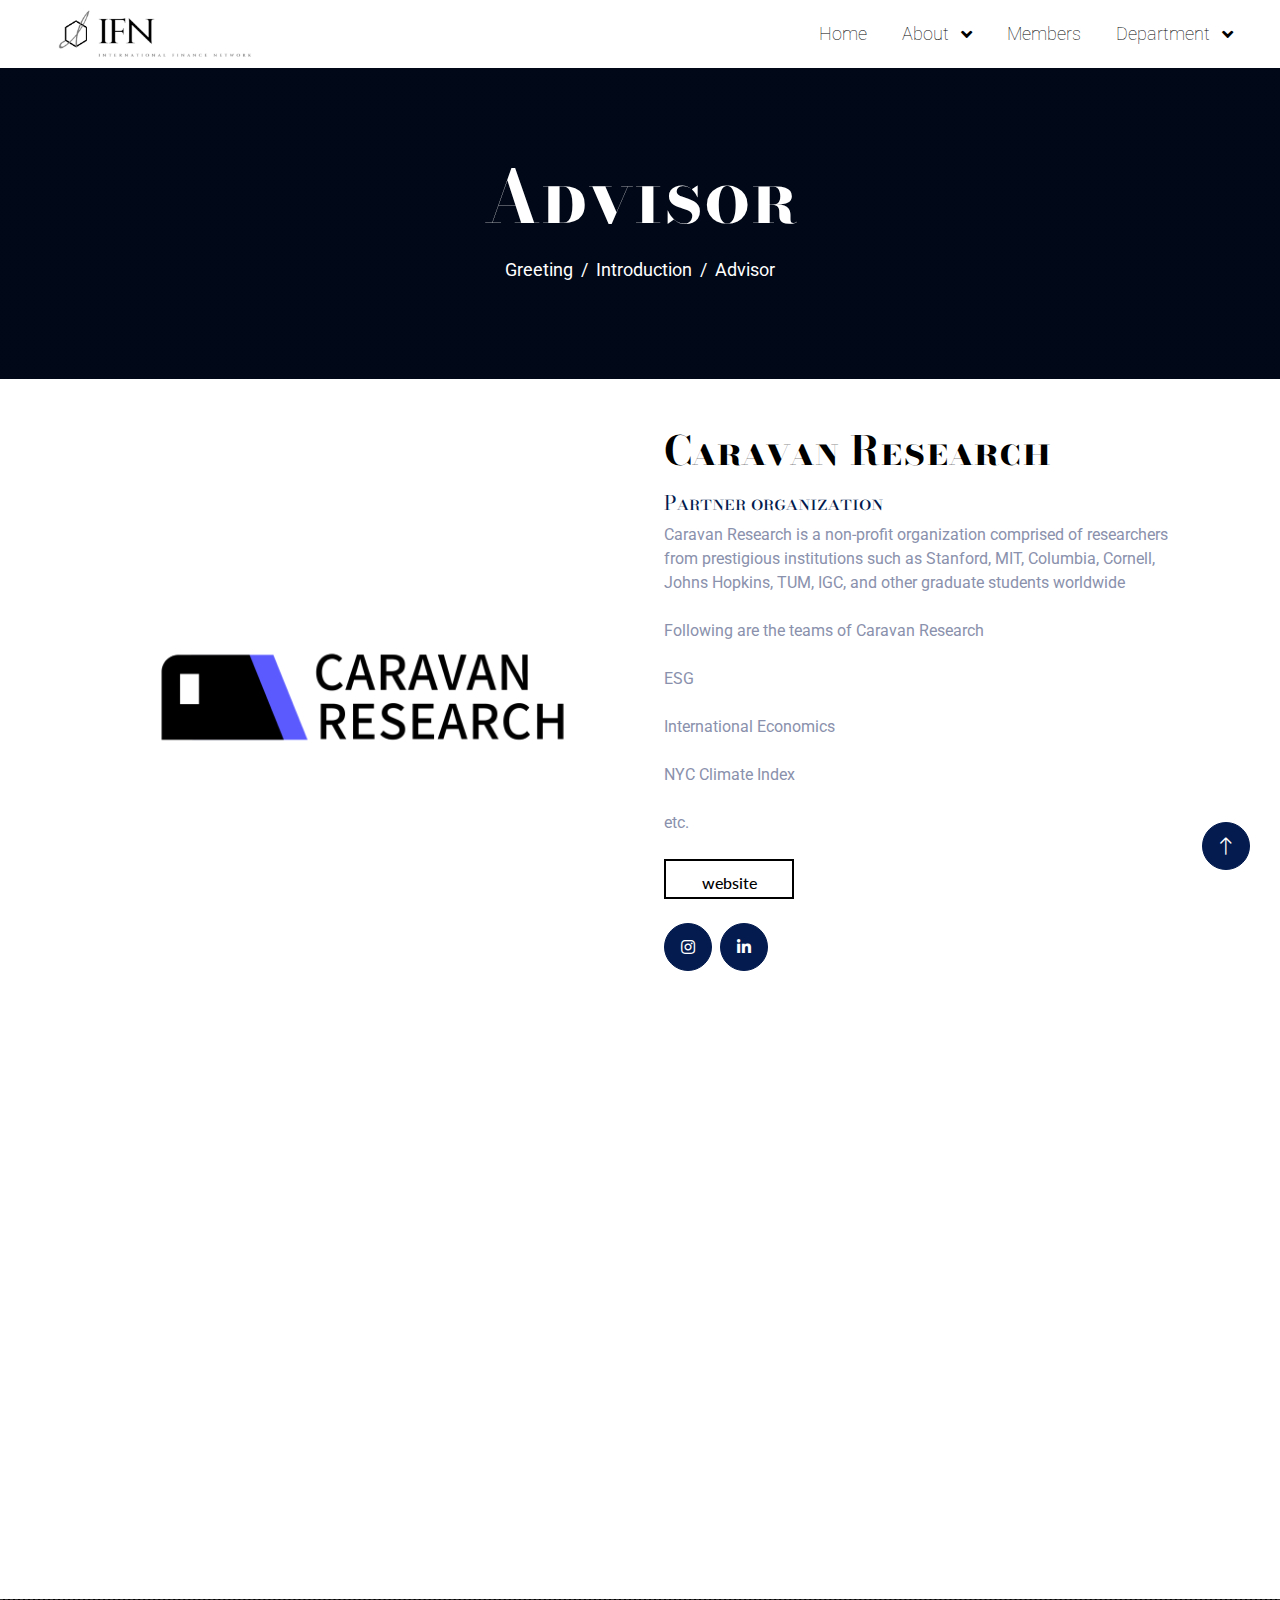
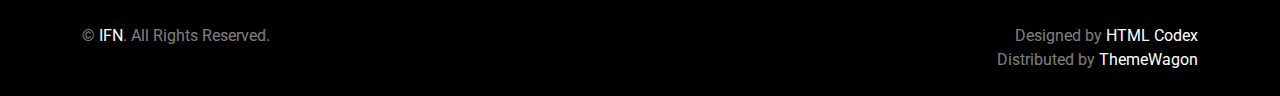
<file: advisor.html>
<!DOCTYPE html>
<html lang="en">

<head>
    <meta charset="utf-8">
    <title>IFN - See Beyond Broader</title>
    <meta content="width=device-width, initial-scale=1.0" name="viewport">
    <meta content="" name="keywords">
    <meta content="" name="description">

    <!-- Favicon -->
    <link href="img/favicon.ico" rel="icon">

    <!-- Google Web Fonts -->
    <link rel="preconnect" href="https://fonts.googleapis.com">
    <link rel="preconnect" href="https://fonts.gstatic.com" crossorigin>
    <link href="https://fonts.googleapis.com/css2?family=Roboto:wght@400;500&family=Red+Rose:wght@600;700&display=swap"
        rel="stylesheet">

    <!-- Icon Font Stylesheet -->
    <link href="https://cdnjs.cloudflare.com/ajax/libs/font-awesome/5.10.0/css/all.min.css" rel="stylesheet">
    <link rel="stylesheet" href="https://cdn.jsdelivr.net/npm/bootstrap-icons@1.10.4/font/bootstrap-icons.css">

    <!-- Libraries Stylesheet -->
    <link href="lib/animate/animate.min.css" rel="stylesheet">
    <link href="lib/owlcarousel/assets/owl.carousel.min.css" rel="stylesheet">

    <!-- Customized Bootstrap Stylesheet -->
    <link href="css/bootstrap.min.css" rel="stylesheet">

    <!-- botton Stylesheet-->
    <link href="https://fonts.googleapis.com/css2?family=Lato&display=swap" rel="stylesheet">
    <link href="https://fonts.googleapis.com/css2?family=Cormorant+Garamond:wght@500&display=swap" rel="stylesheet">
    <!-- Template Stylesheet -->
    <link href="css/style.css" rel="stylesheet">

    <!-- font -->
    <link rel="preconnect" href="https://fonts.googleapis.com">
    <link rel="preconnect" href="https://fonts.gstatic.com" crossorigin>
    <link href="https://fonts.googleapis.com/css2?family=Cinzel:wght@400..900&display=swap" rel="stylesheet">
    <link rel="preconnect" href="https://fonts.googleapis.com">
    <link rel="preconnect" href="https://fonts.gstatic.com" crossorigin>
    <link href="https://fonts.googleapis.com/css2?family=Playfair+Display:ital,wght@0,400..900;1,400..900&display=swap" rel="stylesheet">
    <link rel="preconnect" href="https://fonts.googleapis.com">
    <link rel="preconnect" href="https://fonts.gstatic.com" crossorigin>
    <link href="https://fonts.googleapis.com/css2?family=Merriweather:ital,wght@0,300;0,400;0,700;0,900;1,300;1,400;1,700;1,900&family=Playfair+Display:ital,wght@0,400..900;1,400..900&display=swap" rel="stylesheet">   
    <link rel="preconnect" href="https://fonts.googleapis.com">
    <link rel="preconnect" href="https://fonts.gstatic.com" crossorigin>
    <link href="https://fonts.googleapis.com/css2?family=EB+Garamond:ital,wght@0,400..800;1,400..800&family=Merriweather:ital,wght@0,300;0,400;0,700;0,900;1,300;1,400;1,700;1,900&family=Playfair+Display:ital,wght@0,400..900;1,400..900&display=swap" rel="stylesheet">
    <link rel="preconnect" href="https://fonts.googleapis.com">
    <link rel="preconnect" href="https://fonts.gstatic.com" crossorigin>
    <link href="https://fonts.googleapis.com/css2?family=Baskervville+SC&display=swap" rel="stylesheet">
    <link rel="preconnect" href="https://fonts.googleapis.com">
    <link rel="preconnect" href="https://fonts.gstatic.com" crossorigin>
    <link href="https://fonts.googleapis.com/css2?family=Baskervville+SC&family=Bodoni+Moda+SC:ital,opsz,wght@0,6..96,400..900;1,6..96,400..900&display=swap" rel="stylesheet">
</head>

<body>
    <!-- Spinner Start -->
    <div id="spinner"
        class="show bg-white position-fixed translate-middle w-100 vh-100 top-50 start-50 d-flex align-items-center justify-content-center">
        <div class="spinner-border text-primary" role="status" style="width: 3rem; height: 3rem;"></div>
    </div>
    <!-- Spinner End -->

        <!-- Navbar Start -->
    <nav class="navbar navbar-expand-lg navbar-light bg-white py-lg-0">
        <div class="container-fluid">
            <!-- 로고 섹션 -->
            <a class="navbar-brand" href="index.html">
                <img class="image-logo-about" src="img/logo/logo3.png" alt="Logo" />
            </a>

            <!-- 토글 버튼 (모바일용) -->
            <button class="navbar-toggler" type="button" data-bs-toggle="collapse" data-bs-target="#navbarCollapse" aria-controls="navbarCollapse" aria-expanded="false" aria-label="Toggle navigation">
                <span class="navbar-toggler-icon"></span>
            </button>

            <!-- 네비게이션 링크들 -->
            <div class="collapse navbar-collapse" id="navbarCollapse">
                <ul class="navbar-nav ms-auto">
                    <li class="nav-item">
                        <a href="index.html" class="nav-link" style="color: black; font-weight: lighter;">Home</a>
                    </li>

                    <!-- About Dropdown -->
                    <li class="nav-item dropdown">
                        <a class="nav-link dropdown-toggle" href="#" id="aboutDropdown" role="button" data-bs-toggle="dropdown" aria-expanded="false" style="color: black; font-weight: lighter;">
                            About
                        </a>
                        <ul class="dropdown-menu" aria-labelledby="aboutDropdown">
                            <li><a href="greeting.html" class="dropdown-item" style="color: black; font-weight: lighter;">Greeting</a></li>
                            <li><a href="about.html" class="dropdown-item" style="color: black; font-weight: lighter;">Introduction</a></li>
                            <li><a href="advisor.html" class="dropdown-item" style="color: black; font-weight: lighter;">Advisor</a></li>
                        </ul>
                    </li>

                    <li class="nav-item">
                        <a href="members.html" class="nav-link" style="color: black; font-weight: lighter;">Members</a>
                    </li>

                    <!-- Department Dropdown -->
                    <li class="nav-item dropdown">
                        <a class="nav-link dropdown-toggle" href="#" id="departmentDropdown" role="button" data-bs-toggle="dropdown" aria-expanded="false" style="color: black; font-weight: lighter;">
                            Department
                        </a>
                        <ul class="dropdown-menu" aria-labelledby="departmentDropdown">
                            <li><a href="SandT.html" class="dropdown-item" style="color: black; font-weight: lighter;">S&T</a></li>
                            <li><a href="Research.html" class="dropdown-item" style="color: black; font-weight: lighter;">Research</a></li>
                        </ul>
                    </li>
                </ul>
            </div>
        </div>
    </nav>
    <!-- Navbar End -->


       <!-- Page Header Start -->
       <div class="container-fluid page-header py-5">
        <div class="container text-center py-5 mt-4">
            <h1 class="display-2 text-white mb-3 animated slideInDown" style="font-family: 'Bodoni Moda SC', serif;">Advisor</h1>
            <nav aria-label="breadcrumb animated slideInDown">
                <ol class="breadcrumb justify-content-center mb-0">
                    <li class="breadcrumb-item"><a href="greeting.html">Greeting</a></li>
                    <li class="breadcrumb-item" aria-current="page"><a href="about.html">Introduction</a></li>
                    <li class="breadcrumb-item" aria-current="page"><a href="advisor.html">Advisor</a></li>
                </ol>
            </nav>
        </div>
    </div>
    <!-- Page Header End -->

    <!-- Team Start -->
    <div class="container-fluid container-team py-5" style="background-color: white;">
        <div class="container pb-5">
            <div class="row g-5 align-items-center mb-5">
                <div class="col-md-6 wow fadeIn" data-wow-delay="0.3s">
                    <img class="img-fluid w-100" src="img/caravan_corp.png" alt="">
                </div>
                <div class="col-md-6 wow fadeIn" data-wow-delay="0.5s">
                    <h1 class="display-6 mb-3" style="font-family: 'Bodoni Moda SC'; color: black">Caravan Research</h1>
                    <h5 style="font-family: 'Bodoni Moda SC'; font-weight: lighter;">Partner organization</h5>
                    <p class="mb-4">Caravan Research is a non-profit organization comprised of researchers from prestigious institutions such as Stanford, MIT, Columbia, Cornell, Johns Hopkins, TUM, IGC, and other graduate students worldwide</p>
                    <p class="mb-4">Following are the teams of Caravan Research</p>
                    <p class="mb-4">ESG</p>
                    <p class="mb-4">International Economics</p>
                    <p class="mb-4">NYC Climate Index</p>
                    <p class="mb-4">etc.</p>
                    <p class="mb-4">
                        <a href="https://caravan.us.org" target="_blank" rel="noopener noreferrer">
                            <button class="custom-btn btn-1 fontStyle">website</button>
                        </a>
                    </p>
                    <div class="d-flex">
                        <a class="btn btn-lg-square btn-dark me-2" href="https://www.instagram.com/caravanresearch?igsh=MWxpYnRqeDY3ZTJuMg==" target="_blank" rel="noopener noreferrer"><i class="fab fa-instagram"></i></a>
                        <a class="btn btn-lg-square btn-dark me-2" href="https://www.linkedin.com/company/caravan-research" target="_blank" rel="noopener noreferrer"><i class="fab fa-linkedin-in"></i></a>
                    </div>
                </div>
            </div>
            <div class="row g-4">
                <div class="col-lg-3 col-md-6 wow fadeInUp" data-wow-delay="0.1s">
                    <div class="team-item">
                        <div class="text-center p-4">
                            <h5 class="mb-1">Sunghwan Kim</h5>
                            <span>Founder of Caravan Research</span>
                            <div class="d-flex" style="margin-top: 10px">
                                <a class="btn btn-square btn-light mx-1" href="https://www.linkedin.com/in/sunghwan-kim-669756201/" target="_blank" rel="noopener noreferrer"><i class="fab fa-linkedin-in"></i></a>
                            </div>
                        </div>
                    </div>
                </div>
            </div>
        </div>
    </div>
    <!-- Team End -->

    <!-- Footer Start -->
    <div class="container-fluid footer position-relative text-white-50 py-5 wow fadeIn" style="background-color: black;" data-wow-delay="0.1s">
        <div class="container">
            <div class="row g-5 py-5">
                <div class="col-lg-6 pe-lg-5">
                    <h1 class="h1 text-white mb-0" style="font-family: 'Bodoni Moda SC';">Contact Us</h1>
                    <br/>
                    <!-- <p><i class="fa fa-map-marker-alt me-2"></i>123 Street, New York, USA</p>
                    <p><i class="fa fa-envelope me-2"></i>info@example.com</p> -->
                    <div class="d-flex mt-4">
                        <a class="btn btn-lg-square btn-white me-2" href="https://www.linkedin.com/company/ifnsince24"><i class="fab fa-linkedin-in"></i></a>
                        <a class="btn btn-lg-square btn-white me-2" href="https://www.instagram.com/ifnsince24?utm_source=ig_web_button_share_sheet&igsh=ZDNlZDc0MzIxNw=="><i class="fab fa-instagram"></i></a>
                    </div>
                </div>
                <div class="col-lg-6 ps-lg-5">
                    <div class="row g-5">
                    </div>
                </div>
            </div>
        </div>
    </div>
    <!-- Footer End -->


    <!-- Copyright Start -->
    <div class="container-fluid copyright text-white-50 py-4" style="background-color: black;">
        <div class="container">
            <div class="row">
                <div class="col-md-6 text-center text-md-start">
                    <p class="mb-0">&copy; <a href="#">IFN</a>. All Rights Reserved.</p>
                </div>
                <div class="col-md-6 text-center text-md-end">
                    <!--/*** This template is free as long as you keep the footer author’s credit link/attribution link/backlink. If you'd like to use the template without the footer author’s credit link/attribution link/backlink, you can purchase the Credit Removal License from "https://htmlcodex.com/credit-removal". Thank you for your support. ***/-->
                    <p class="mb-0">Designed by <a href="https://htmlcodex.com">HTML Codex</a><br>Distributed by <a href="https://themewagon.com">ThemeWagon</a></p>
                </div>
            </div>
        </div>
    </div>
    <!-- Copyright End -->


    <!-- Back to Top -->
    <a href="#" class="btn btn-lg btn-dark btn-lg-square rounded-circle back-to-top"><i class="bi bi-arrow-up"></i></a>


    <!-- JavaScript Libraries -->
    <script src="https://ajax.googleapis.com/ajax/libs/jquery/3.6.1/jquery.min.js"></script>
    <script src="https://cdn.jsdelivr.net/npm/bootstrap@5.0.0/dist/js/bootstrap.bundle.min.js"></script>
    <script src="lib/wow/wow.min.js"></script>
    <script src="lib/easing/easing.min.js"></script>
    <script src="lib/waypoints/waypoints.min.js"></script>
    <script src="lib/counterup/counterup.min.js"></script>
    <script src="lib/owlcarousel/owl.carousel.min.js"></script>

    <!-- Template Javascript -->
    <script src="js/main.js"></script>
</body>

</html>
</file>
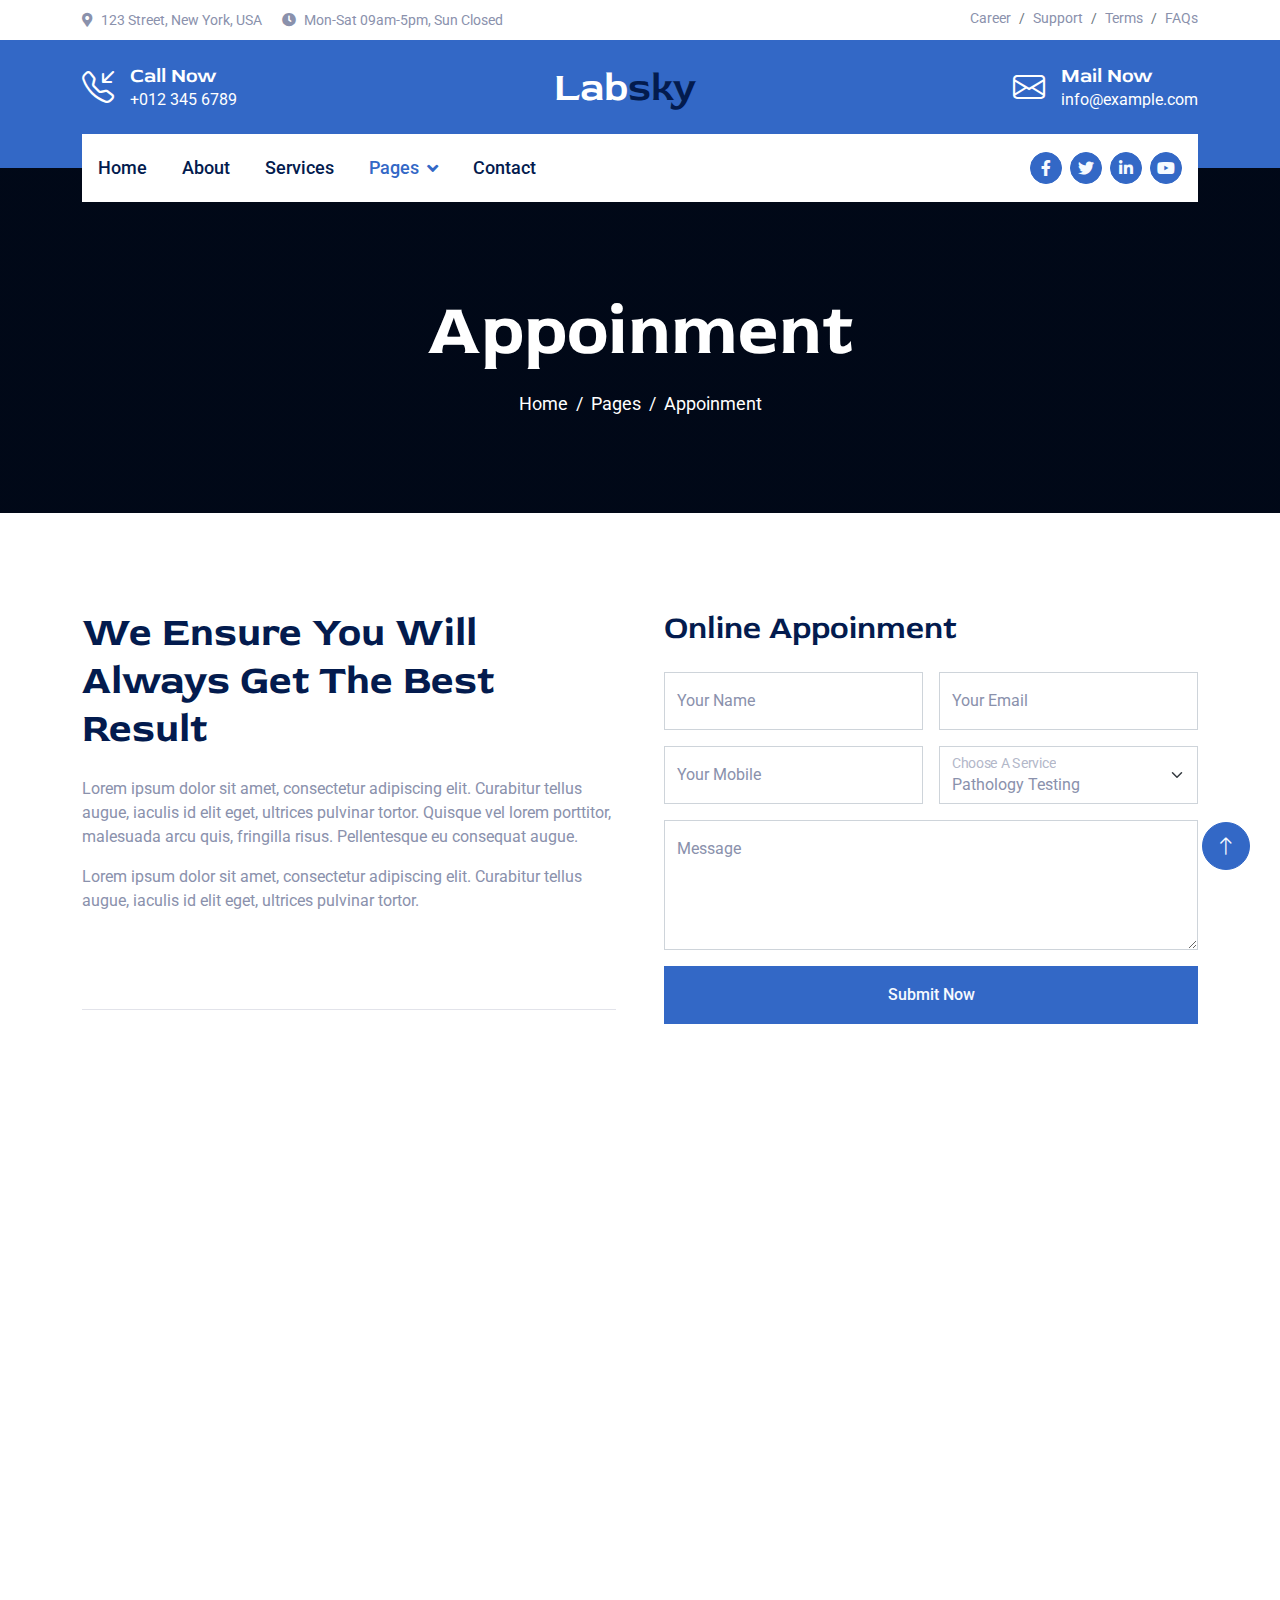
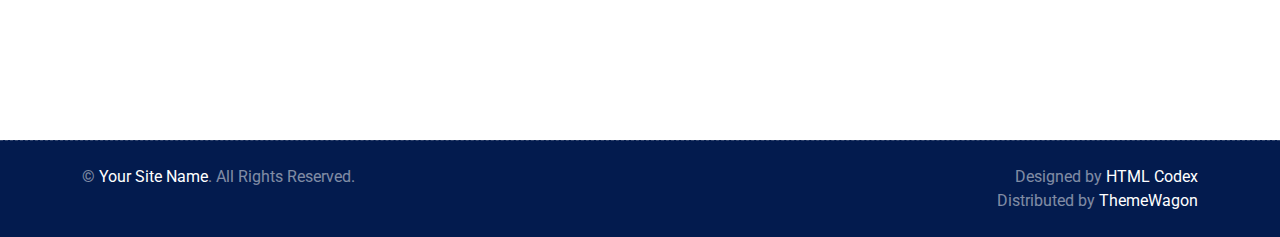
<file: appoinment.html>
<!DOCTYPE html>
<html lang="en">

<head>
    <meta charset="utf-8">
    <title>Labsky - Laboratory HTML Website Template</title>
    <meta content="width=device-width, initial-scale=1.0" name="viewport">
    <meta content="" name="keywords">
    <meta content="" name="description">

    <!-- Favicon -->
    <link href="img/favicon.ico" rel="icon">

    <!-- Google Web Fonts -->
    <link rel="preconnect" href="https://fonts.googleapis.com">
    <link rel="preconnect" href="https://fonts.gstatic.com" crossorigin>
    <link href="https://fonts.googleapis.com/css2?family=Roboto:wght@400;500&family=Red+Rose:wght@600;700&display=swap"
        rel="stylesheet">

    <!-- Icon Font Stylesheet -->
    <link href="https://cdnjs.cloudflare.com/ajax/libs/font-awesome/5.10.0/css/all.min.css" rel="stylesheet">
    <link rel="stylesheet" href="https://cdn.jsdelivr.net/npm/bootstrap-icons@1.10.4/font/bootstrap-icons.css">

    <!-- Libraries Stylesheet -->
    <link href="lib/animate/animate.min.css" rel="stylesheet">
    <link href="lib/owlcarousel/assets/owl.carousel.min.css" rel="stylesheet">

    <!-- Customized Bootstrap Stylesheet -->
    <link href="css/bootstrap.min.css" rel="stylesheet">

    <!-- Template Stylesheet -->
    <link href="css/style.css" rel="stylesheet">
</head>

<body>
    <!-- Spinner Start -->
    <div id="spinner"
        class="show bg-white position-fixed translate-middle w-100 vh-100 top-50 start-50 d-flex align-items-center justify-content-center">
        <div class="spinner-border text-primary" role="status" style="width: 3rem; height: 3rem;"></div>
    </div>
    <!-- Spinner End -->


    <!-- Topbar Start -->
    <div class="container-fluid py-2 d-none d-lg-flex">
        <div class="container">
            <div class="d-flex justify-content-between">
                <div>
                    <small class="me-3"><i class="fa fa-map-marker-alt me-2"></i>123 Street, New York, USA</small>
                    <small class="me-3"><i class="fa fa-clock me-2"></i>Mon-Sat 09am-5pm, Sun Closed</small>
                </div>
                <nav class="breadcrumb mb-0">
                    <a class="breadcrumb-item small text-body" href="#">Career</a>
                    <a class="breadcrumb-item small text-body" href="#">Support</a>
                    <a class="breadcrumb-item small text-body" href="#">Terms</a>
                    <a class="breadcrumb-item small text-body" href="#">FAQs</a>
                </nav>
            </div>
        </div>
    </div>
    <!-- Topbar End -->


    <!-- Brand Start -->
    <div class="container-fluid bg-primary text-white pt-4 pb-5 d-none d-lg-flex">
        <div class="container pb-2">
            <div class="d-flex align-items-center justify-content-between">
                <div class="d-flex">
                    <i class="bi bi-telephone-inbound fs-2"></i>
                    <div class="ms-3">
                        <h5 class="text-white mb-0">Call Now</h5>
                        <span>+012 345 6789</span>
                    </div>
                </div>
                <a href="index.html" class="h1 text-white mb-0">Lab<span class="text-dark">sky</span></a>
                <div class="d-flex">
                    <i class="bi bi-envelope fs-2"></i>
                    <div class="ms-3">
                        <h5 class="text-white mb-0">Mail Now</h5>
                        <span>info@example.com</span>
                    </div>
                </div>
            </div>
        </div>
    </div>
    <!-- Brand End -->


    <!-- Navbar Start -->
    <div class="container-fluid sticky-top">
        <div class="container">
            <nav class="navbar navbar-expand-lg navbar-light bg-white py-lg-0 px-lg-3">
                <a href="index.html" class="navbar-brand d-lg-none">
                    <h1 class="text-primary m-0">Lab<span class="text-dark">sky</span></h1>
                </a>
                <button type="button" class="navbar-toggler me-0" data-bs-toggle="collapse"
                    data-bs-target="#navbarCollapse">
                    <span class="navbar-toggler-icon"></span>
                </button>
                <div class="collapse navbar-collapse" id="navbarCollapse">
                    <div class="navbar-nav">
                        <a href="index.html" class="nav-item nav-link">Home</a>
                        <a href="about.html" class="nav-item nav-link">About</a>
                        <a href="service.html" class="nav-item nav-link">Services</a>
                        <div class="nav-item dropdown">
                            <a href="#" class="nav-link dropdown-toggle active" data-bs-toggle="dropdown">Pages</a>
                            <div class="dropdown-menu bg-light m-0">
                                <a href="feature.html" class="dropdown-item">Features</a>
                                <a href="team.html" class="dropdown-item">Our Team</a>
                                <a href="testimonial.html" class="dropdown-item">Testimonial</a>
                                <a href="appoinment.html" class="dropdown-item active">Appoinment</a>
                                <a href="404.html" class="dropdown-item">404 Page</a>
                            </div>
                        </div>
                        <a href="contact.html" class="nav-item nav-link">Contact</a>
                    </div>
                    <div class="ms-auto d-none d-lg-flex">
                        <a class="btn btn-sm-square btn-primary ms-2" href=""><i class="fab fa-facebook-f"></i></a>
                        <a class="btn btn-sm-square btn-primary ms-2" href=""><i class="fab fa-twitter"></i></a>
                        <a class="btn btn-sm-square btn-primary ms-2" href=""><i class="fab fa-linkedin-in"></i></a>
                        <a class="btn btn-sm-square btn-primary ms-2" href=""><i class="fab fa-youtube"></i></a>
                    </div>
                </div>
            </nav>
        </div>
    </div>
    <!-- Navbar End -->


    <!-- Page Header Start -->
    <div class="container-fluid page-header py-5 mb-5 wow fadeIn" data-wow-delay="0.1s">
        <div class="container text-center py-5 mt-4">
            <h1 class="display-2 text-white mb-3 animated slideInDown">Appoinment</h1>
            <nav aria-label="breadcrumb animated slideInDown">
                <ol class="breadcrumb justify-content-center mb-0">
                    <li class="breadcrumb-item"><a href="#">Home</a></li>
                    <li class="breadcrumb-item"><a href="#">Pages</a></li>
                    <li class="breadcrumb-item" aria-current="page">Appoinment</li>
                </ol>
            </nav>
        </div>
    </div>
    <!-- Page Header End -->

    
    <!-- Appoinment Start -->
    <div class="container-fluid py-5">
        <div class="container">
            <div class="row g-5">
                <div class="col-lg-6 wow fadeInUp" data-wow-delay="0.1s">
                    <h1 class="display-6 mb-4">We Ensure You Will Always Get The Best Result</h1>
                    <p>Lorem ipsum dolor sit amet, consectetur adipiscing elit. Curabitur tellus augue, iaculis id elit eget, ultrices pulvinar tortor. Quisque vel lorem porttitor, malesuada arcu quis, fringilla risus. Pellentesque eu consequat augue.</p>
                    <p class="mb-4">Lorem ipsum dolor sit amet, consectetur adipiscing elit. Curabitur tellus augue, iaculis id elit eget, ultrices pulvinar tortor.</p>
                    <div class="d-flex align-items-start wow fadeIn" data-wow-delay="0.3s">
                        <div class="icon-box-primary">
                            <i class="bi bi-geo-alt text-dark fs-1"></i>
                        </div>
                        <div class="ms-3">
                            <h5>Office Address</h5>
                            <span>123 Street, New York, USA</span>
                        </div>
                    </div>
                    <hr>
                    <div class="d-flex align-items-start wow fadeIn" data-wow-delay="0.4s">
                        <div class="icon-box-primary">
                            <i class="bi bi-clock text-dark fs-1"></i>
                        </div>
                        <div class="ms-3">
                            <h5>Office Time</h5>
                            <span>Mon-Sat 09am-5pm, Sun Closed</span>
                        </div>
                    </div>
                </div>
                <div class="col-lg-6 wow fadeInUp" data-wow-delay="0.5s">
                    <h2 class="mb-4">Online Appoinment</h2>
                    <div class="row g-3">
                        <div class="col-sm-6">
                            <div class="form-floating">
                                <input type="text" class="form-control" id="name" placeholder="Your Name">
                                <label for="name">Your Name</label>
                            </div>
                        </div>
                        <div class="col-sm-6">
                            <div class="form-floating">
                                <input type="email" class="form-control" id="mail" placeholder="Your Email">
                                <label for="mail">Your Email</label>
                            </div>
                        </div>
                        <div class="col-sm-6">
                            <div class="form-floating">
                                <input type="text" class="form-control" id="mobile" placeholder="Your Mobile">
                                <label for="mobile">Your Mobile</label>
                            </div>
                        </div>
                        <div class="col-sm-6">
                            <div class="form-floating">
                                <select class="form-select" id="service">
                                    <option selected>Pathology Testing</option>
                                    <option value="">Microbiology Tests</option>
                                    <option value="">Biochemistry Tests</option>
                                    <option value="">Histopatology Tests</option>
                                </select>
                                <label for="service">Choose A Service</label>
                            </div>
                        </div>
                        <div class="col-12">
                            <div class="form-floating">
                                <textarea class="form-control" placeholder="Leave a message here" id="message"
                                    style="height: 130px"></textarea>
                                <label for="message">Message</label>
                            </div>
                        </div>
                        <div class="col-12 text-center">
                            <button class="btn btn-primary w-100 py-3" type="submit">Submit Now</button>
                        </div>
                    </div>
                </div>
            </div>
        </div>
    </div>
    <!-- Appoinment Start -->


    <!-- Footer Start -->
    <div class="container-fluid footer position-relative bg-dark text-white-50 py-5 mt-5 wow fadeIn" data-wow-delay="0.1s">
        <div class="container">
            <div class="row g-5 py-5">
                <div class="col-lg-6 pe-lg-5">
                    <a href="index.html" class="navbar-brand">
                        <h1 class="h1 text-primary mb-0">Lab<span class="text-white">sky</span></h1>
                    </a>
                    <p class="fs-5 mb-4">Lorem ipsum dolor sit amet, consectetur adipiscing elit. Curabitur tellus augue, iaculis id elit eget, ultrices pulvinar tortor.</p>
                    <p><i class="fa fa-map-marker-alt me-2"></i>123 Street, New York, USA</p>
                    <p><i class="fa fa-phone-alt me-2"></i>+012 345 67890</p>
                    <p><i class="fa fa-envelope me-2"></i>info@example.com</p>
                    <div class="d-flex mt-4">
                        <a class="btn btn-lg-square btn-primary me-2" href="#"><i class="fab fa-twitter"></i></a>
                        <a class="btn btn-lg-square btn-primary me-2" href="#"><i class="fab fa-facebook-f"></i></a>
                        <a class="btn btn-lg-square btn-primary me-2" href="#"><i class="fab fa-linkedin-in"></i></a>
                        <a class="btn btn-lg-square btn-primary me-2" href="#"><i class="fab fa-instagram"></i></a>
                    </div>
                </div>
                <div class="col-lg-6 ps-lg-5">
                    <div class="row g-5">
                        <div class="col-sm-6">
                            <h4 class="text-light mb-4">Quick Links</h4>
                            <a class="btn btn-link" href="">About Us</a>
                            <a class="btn btn-link" href="">Contact Us</a>
                            <a class="btn btn-link" href="">Our Services</a>
                            <a class="btn btn-link" href="">Terms & Condition</a>
                            <a class="btn btn-link" href="">Support</a>
                        </div>
                        <div class="col-sm-6">
                            <h4 class="text-light mb-4">Popular Links</h4>
                            <a class="btn btn-link" href="">About Us</a>
                            <a class="btn btn-link" href="">Contact Us</a>
                            <a class="btn btn-link" href="">Our Services</a>
                            <a class="btn btn-link" href="">Terms & Condition</a>
                            <a class="btn btn-link" href="">Support</a>
                        </div>
                        <div class="col-sm-12">
                            <h4 class="text-light mb-4">Newsletter</h4>
                            <div class="w-100">
                                <div class="input-group">
                                    <input type="text" class="form-control border-0 py-3 px-4" style="background: rgba(255, 255, 255, .1);" placeholder="Your Email Address"><button class="btn btn-primary px-4">Sign Up</button>
                                </div>
                            </div>
                        </div>
                    </div>
                </div>
            </div>
        </div>
    </div>
    <!-- Footer End -->


    <!-- Copyright Start -->
    <div class="container-fluid copyright bg-dark text-white-50 py-4">
        <div class="container">
            <div class="row">
                <div class="col-md-6 text-center text-md-start">
                    <p class="mb-0">&copy; <a href="#">Your Site Name</a>. All Rights Reserved.</p>
                </div>
                <div class="col-md-6 text-center text-md-end">
                    <!--/*** This template is free as long as you keep the footer author’s credit link/attribution link/backlink. If you'd like to use the template without the footer author’s credit link/attribution link/backlink, you can purchase the Credit Removal License from "https://htmlcodex.com/credit-removal". Thank you for your support. ***/-->
                    <p class="mb-0">Designed by <a href="https://htmlcodex.com">HTML Codex</a><br>Distributed by <a href="https://themewagon.com">ThemeWagon</a></p>
                </div>
            </div>
        </div>
    </div>
    <!-- Copyright End -->


    <!-- Back to Top -->
    <a href="#" class="btn btn-lg btn-primary btn-lg-square rounded-circle back-to-top"><i class="bi bi-arrow-up"></i></a>


    <!-- JavaScript Libraries -->
    <script src="https://ajax.googleapis.com/ajax/libs/jquery/3.6.1/jquery.min.js"></script>
    <script src="https://cdn.jsdelivr.net/npm/bootstrap@5.0.0/dist/js/bootstrap.bundle.min.js"></script>
    <script src="lib/wow/wow.min.js"></script>
    <script src="lib/easing/easing.min.js"></script>
    <script src="lib/waypoints/waypoints.min.js"></script>
    <script src="lib/counterup/counterup.min.js"></script>
    <script src="lib/owlcarousel/owl.carousel.min.js"></script>

    <!-- Template Javascript -->
    <script src="js/main.js"></script>
</body>

</html>
</file>
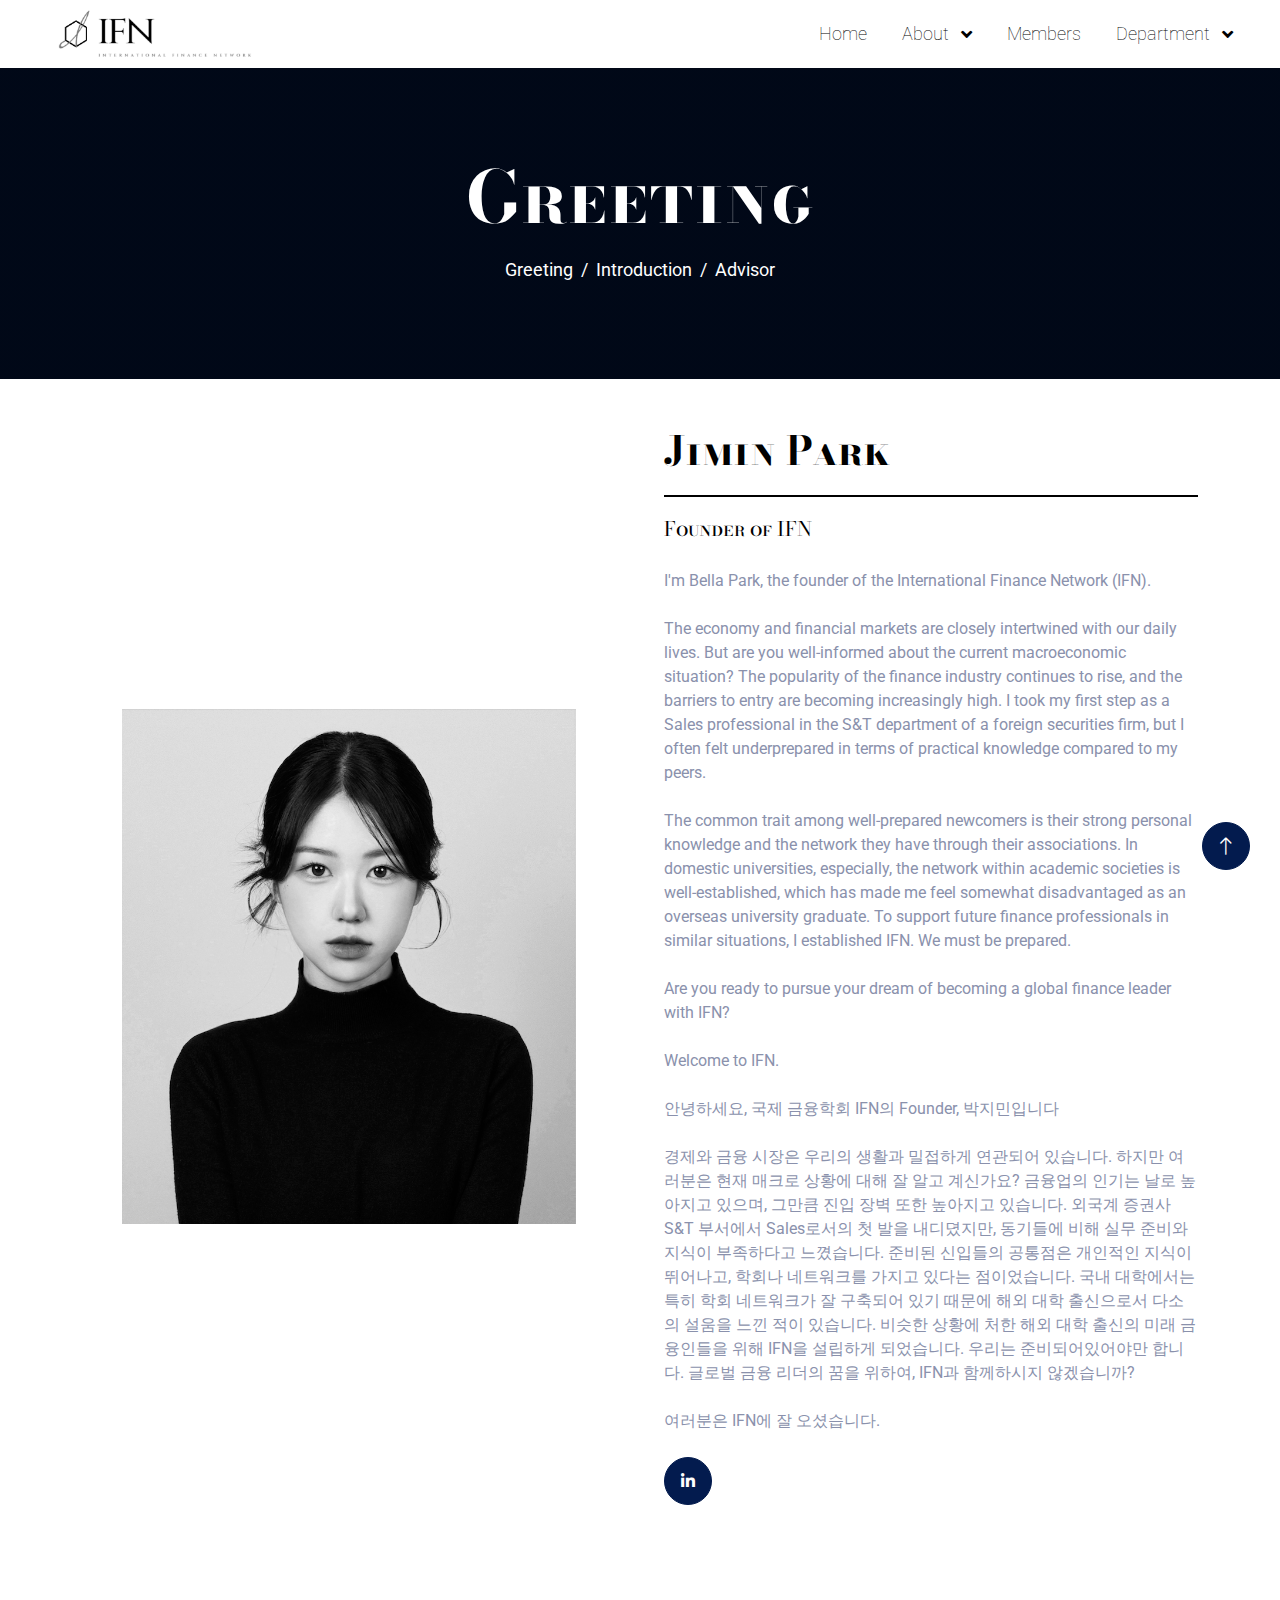
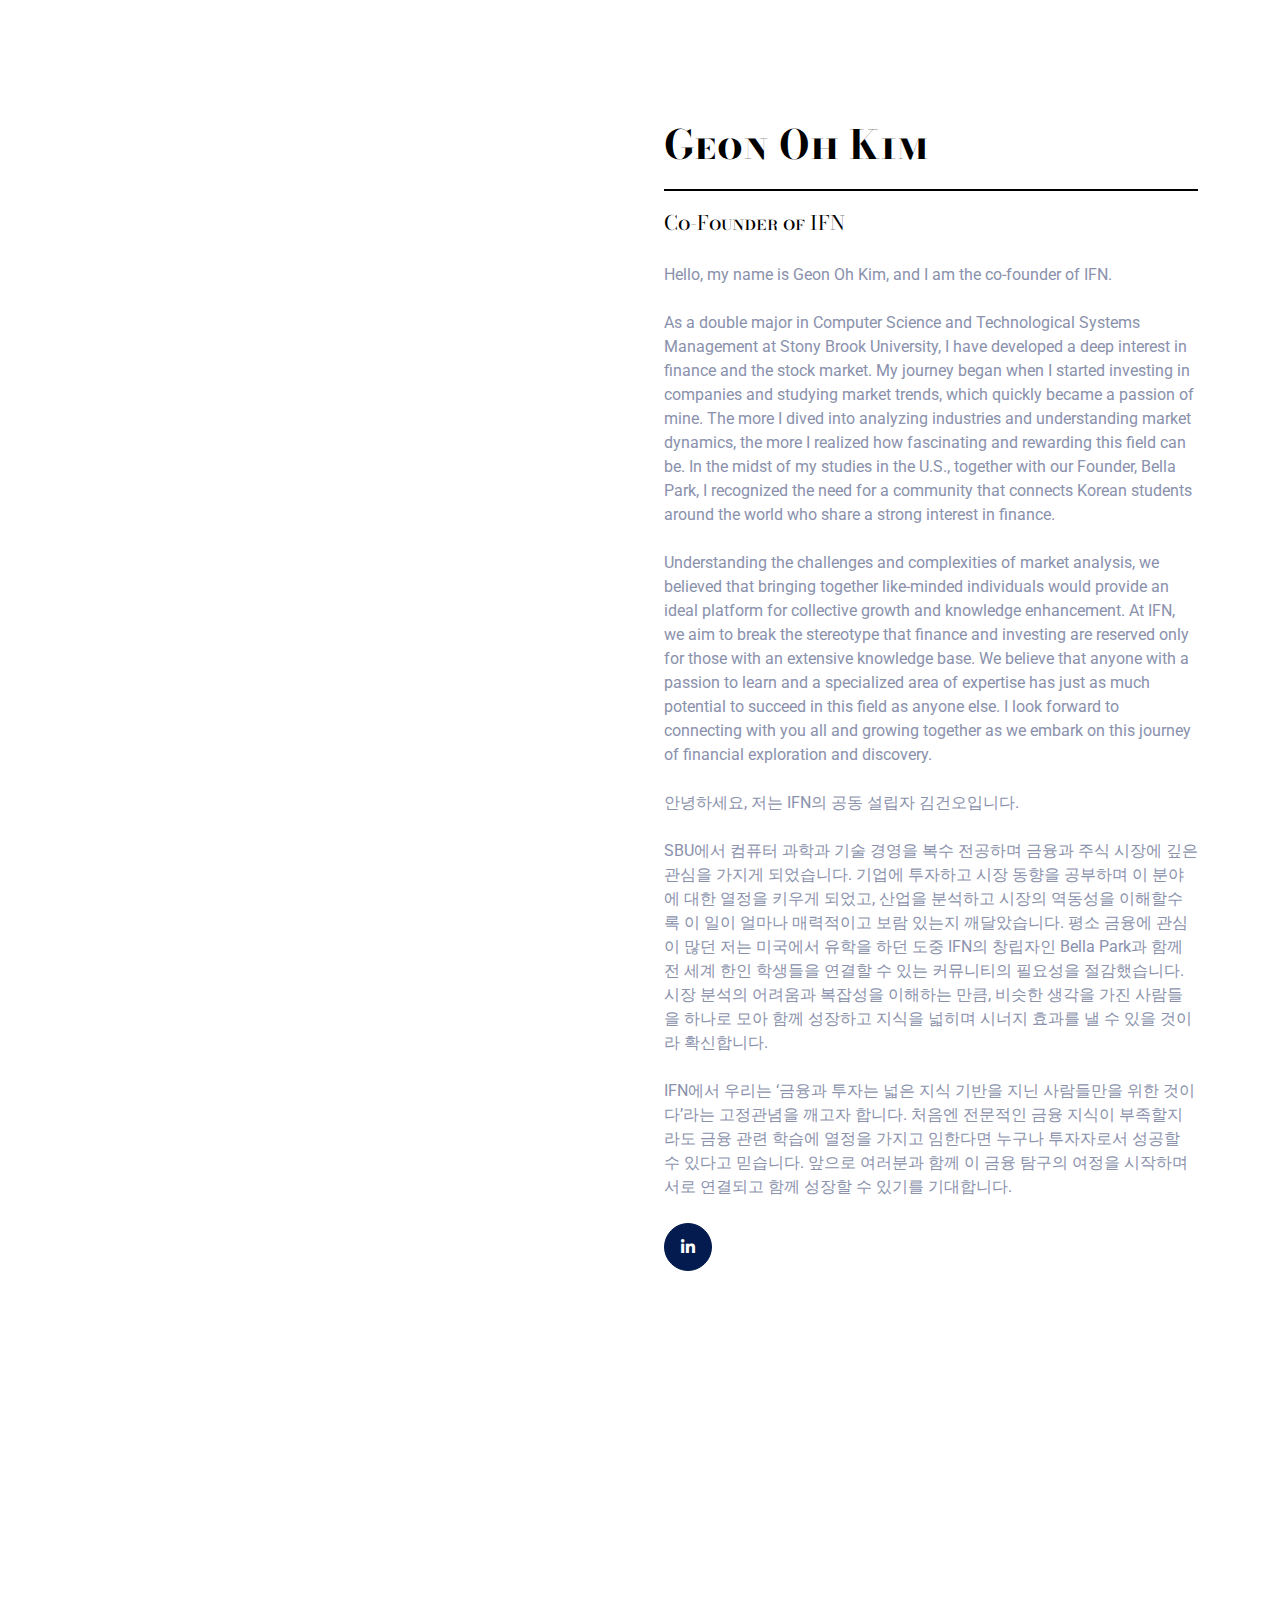
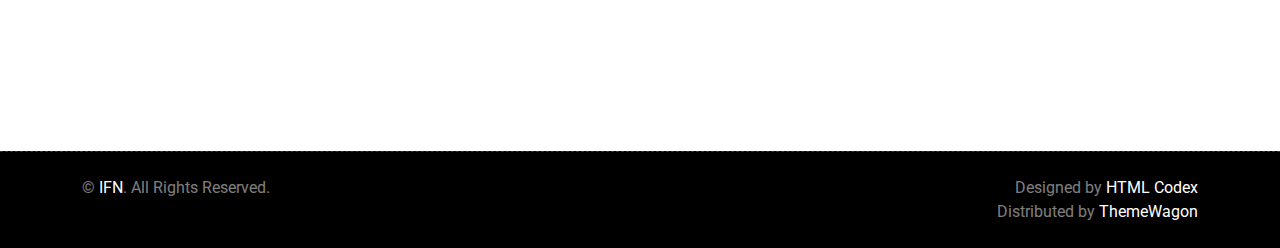
<file: greeting.html>
<!DOCTYPE html>
<html lang="en">

<head>
    <meta charset="utf-8">
    <title>IFN - See Beyond Broader</title>
    <meta content="width=device-width, initial-scale=1.0" name="viewport">
    <meta content="" name="keywords">
    <meta content="" name="description">

    <!-- Favicon -->
    <link href="img/favicon.ico" rel="icon">

    <!-- Google Web Fonts -->
    <link rel="preconnect" href="https://fonts.googleapis.com">
    <link rel="preconnect" href="https://fonts.gstatic.com" crossorigin>
    <link href="https://fonts.googleapis.com/css2?family=Roboto:wght@400;500&family=Red+Rose:wght@600;700&display=swap"
        rel="stylesheet">

    <!-- Icon Font Stylesheet -->
    <link href="https://cdnjs.cloudflare.com/ajax/libs/font-awesome/5.10.0/css/all.min.css" rel="stylesheet">
    <link rel="stylesheet" href="https://cdn.jsdelivr.net/npm/bootstrap-icons@1.10.4/font/bootstrap-icons.css">

    <!-- Libraries Stylesheet -->
    <link href="lib/animate/animate.min.css" rel="stylesheet">
    <link href="lib/owlcarousel/assets/owl.carousel.min.css" rel="stylesheet">

    <!-- Customized Bootstrap Stylesheet -->
    <link href="css/bootstrap.min.css" rel="stylesheet">

    <!-- Template Stylesheet -->
    <link href="css/style.css" rel="stylesheet">

    <!-- font -->
    <link rel="preconnect" href="https://fonts.googleapis.com">
    <link rel="preconnect" href="https://fonts.gstatic.com" crossorigin>
    <link href="https://fonts.googleapis.com/css2?family=Cinzel:wght@400..900&display=swap" rel="stylesheet">
    <link rel="preconnect" href="https://fonts.googleapis.com">
    <link rel="preconnect" href="https://fonts.gstatic.com" crossorigin>
    <link href="https://fonts.googleapis.com/css2?family=Playfair+Display:ital,wght@0,400..900;1,400..900&display=swap" rel="stylesheet">
    <link rel="preconnect" href="https://fonts.googleapis.com">
    <link rel="preconnect" href="https://fonts.gstatic.com" crossorigin>
    <link href="https://fonts.googleapis.com/css2?family=Merriweather:ital,wght@0,300;0,400;0,700;0,900;1,300;1,400;1,700;1,900&family=Playfair+Display:ital,wght@0,400..900;1,400..900&display=swap" rel="stylesheet">   
    <link rel="preconnect" href="https://fonts.googleapis.com">
    <link rel="preconnect" href="https://fonts.gstatic.com" crossorigin>
    <link href="https://fonts.googleapis.com/css2?family=EB+Garamond:ital,wght@0,400..800;1,400..800&family=Merriweather:ital,wght@0,300;0,400;0,700;0,900;1,300;1,400;1,700;1,900&family=Playfair+Display:ital,wght@0,400..900;1,400..900&display=swap" rel="stylesheet">
    <link rel="preconnect" href="https://fonts.googleapis.com">
    <link rel="preconnect" href="https://fonts.gstatic.com" crossorigin>
    <link href="https://fonts.googleapis.com/css2?family=Baskervville+SC&display=swap" rel="stylesheet">
    <link rel="preconnect" href="https://fonts.googleapis.com">
    <link rel="preconnect" href="https://fonts.gstatic.com" crossorigin>
    <link href="https://fonts.googleapis.com/css2?family=Baskervville+SC&family=Bodoni+Moda+SC:ital,opsz,wght@0,6..96,400..900;1,6..96,400..900&display=swap" rel="stylesheet">
</head>

<body>
    <!-- Spinner Start -->
    <div id="spinner"
        class="show bg-white position-fixed translate-middle w-100 vh-100 top-50 start-50 d-flex align-items-center justify-content-center">
        <div class="spinner-border text-primary" role="status" style="width: 3rem; height: 3rem;"></div>
    </div>
    <!-- Spinner End -->

    <!-- Navbar Start -->
    <nav class="navbar navbar-expand-lg navbar-light bg-white py-lg-0">
        <div class="container-fluid">
            <!-- 로고 섹션 -->
            <a class="navbar-brand" href="index.html">
                <img class="image-logo-about" src="img/logo/logo3.png" alt="Logo" />
            </a>

            <!-- 토글 버튼 (모바일용) -->
            <button class="navbar-toggler" type="button" data-bs-toggle="collapse" data-bs-target="#navbarCollapse" aria-controls="navbarCollapse" aria-expanded="false" aria-label="Toggle navigation">
                <span class="navbar-toggler-icon"></span>
            </button>

            <!-- 네비게이션 링크들 -->
            <div class="collapse navbar-collapse" id="navbarCollapse">
                <ul class="navbar-nav ms-auto">
                    <li class="nav-item">
                        <a href="index.html" class="nav-link" style="color: black; font-weight: lighter;">Home</a>
                    </li>

                    <!-- About Dropdown -->
                    <li class="nav-item dropdown">
                        <a class="nav-link dropdown-toggle" href="#" id="aboutDropdown" role="button" data-bs-toggle="dropdown" aria-expanded="false" style="color: black; font-weight: lighter;">
                            About
                        </a>
                        <ul class="dropdown-menu" aria-labelledby="aboutDropdown">
                            <li><a href="greeting.html" class="dropdown-item" style="color: black; font-weight: lighter;">Greeting</a></li>
                            <li><a href="about.html" class="dropdown-item" style="color: black; font-weight: lighter;">Introduction</a></li>
                            <li><a href="advisor.html" class="dropdown-item" style="color: black; font-weight: lighter;">Advisor</a></li>
                        </ul>
                    </li>

                    <li class="nav-item">
                        <a href="members.html" class="nav-link" style="color: black; font-weight: lighter;">Members</a>
                    </li>

                    <!-- Department Dropdown -->
                    <li class="nav-item dropdown">
                        <a class="nav-link dropdown-toggle" href="#" id="departmentDropdown" role="button" data-bs-toggle="dropdown" aria-expanded="false" style="color: black; font-weight: lighter;">
                            Department
                        </a>
                        <ul class="dropdown-menu" aria-labelledby="departmentDropdown">
                            <li><a href="SandT.html" class="dropdown-item" style="color: black; font-weight: lighter;">S&T</a></li>
                            <li><a href="Research.html" class="dropdown-item" style="color: black; font-weight: lighter;">Research</a></li>
                        </ul>
                    </li>
                </ul>
            </div>
        </div>
    </nav>
    <!-- Navbar End -->



    <!-- Page Header Start -->
    <div class="container-fluid page-header py-5">
        <div class="container text-center py-5 mt-4">
            <h1 class="display-2 text-white mb-3 animated slideInDown" style="font-family: 'Bodoni Moda SC', serif;">Greeting</h1>
            <nav aria-label="breadcrumb animated slideInDown">
                <ol class="breadcrumb justify-content-center mb-0">
                    <li class="breadcrumb-item"><a href="greeting.html">Greeting</a></li>
                    <li class="breadcrumb-item" aria-current="page"><a href="about.html">Introduction</a></li>
                    <li class="breadcrumb-item" aria-current="page"><a href="advisor.html">Advisor</a></li>
                </ol>
            </nav>
        </div>
    </div>
    <!-- Page Header End -->

    <!-- Team Start -->
    <div class="container-fluid container-team py-5" style="background-color: white">
        <div class="container pb-5">
            <div class="row g-5 align-items-center mb-5">
                <div class="col-md-6 wow fadeIn" data-wow-delay="0.3s">
                    <img class="img-fluid w-100" src="img/Jimin.png" alt="Jimin_Park" style="padding: 40px">
                </div>
                <div class="col-md-6">
                    <h1 class="display-6 mb-3" style="font-family: 'Bodoni Moda SC', serif; font-weight: bold; color: black">Jimin Park</h1>
                    <div class="line"></div>
                    <h5 class="mb-1" style="font-family: 'Bodoni Moda SC', serif; font-weight: lighter; color: black">Founder of IFN</h5>
                </br>
                    <p class="mb-4">I'm Bella Park, the founder of the International Finance Network (IFN).</p>
                    <p class="mb-4">The economy and financial markets are closely intertwined with our daily lives. But are you well-informed about the current macroeconomic situation? The popularity of the finance industry continues to rise, and the barriers to entry are becoming increasingly high. I took my first step as a Sales professional in the S&T department of a foreign securities firm, but I often felt underprepared in terms of practical knowledge compared to my peers.</p>
                    <p class="mb-4">The common trait among well-prepared newcomers is their strong personal knowledge and the network they have through their associations. In domestic universities, especially, the network within academic societies is well-established, which has made me feel somewhat disadvantaged as an overseas university graduate. To support future finance professionals in similar situations, I established IFN. We must be prepared.</p>
                    <p class="mb-4">Are you ready to pursue your dream of becoming a global finance leader with IFN?</p>
                    <p class="mb-4">Welcome to IFN.</p>
                    <p class="mb-4">안녕하세요, 국제 금융학회 IFN의 Founder, 박지민입니다</p>
                    <p class="mb-4">경제와 금융 시장은 우리의 생활과 밀접하게 연관되어 있습니다. 하지만 여러분은 현재 매크로 상황에 대해 잘 알고 계신가요? 금융업의 인기는 날로 높아지고 있으며, 그만큼 진입 장벽 또한 높아지고 있습니다. 외국계 증권사 S&T 부서에서 Sales로서의 첫 발을 내디뎠지만, 동기들에 비해 실무 준비와 지식이 부족하다고 느꼈습니다. 준비된 신입들의 공통점은 개인적인 지식이 뛰어나고, 학회나 네트워크를 가지고 있다는 점이었습니다. 국내 대학에서는 특히 학회 네트워크가 잘 구축되어 있기 때문에 해외 대학 출신으로서 다소의 설움을 느낀 적이 있습니다. 비슷한 상황에 처한 해외 대학 출신의 미래 금융인들을 위해 IFN을 설립하게 되었습니다. 우리는 준비되어있어야만 합니다. 글로벌 금융 리더의 꿈을 위하여, IFN과 함께하시지 않겠습니까?</p>
                    <p class="mb-4">여러분은 IFN에 잘 오셨습니다.</p>
                    
                    <div class="d-flex">
                        <a class="btn btn-lg-square btn-dark me-2" href="https://www.linkedin.com/in/blessbe/"><i class="fab fa-linkedin-in"></i></a>
                    </div>
                </div>
            </div>
        </div>
    </div>
</br>
    <div class="container-fluid container-team py-5" style="background-color: white">
        <div class="container pb-5">
            <div class="row g-5 align-items-center mb-5">
                <div class="col-md-6 wow fadeIn" data-wow-delay="0.3s">
                    <img class="img-fluid w-100" src="img/Geon_oh.jpeg" alt="Geon_oh" style="padding: 40px">
                </div>
                <div class="col-md-6">
                    <h1 class="display-6 mb-3" style="font-family: 'Bodoni Moda SC', serif; font-weight: bold; color: black">Geon Oh Kim</h1>
                    <div class="line"></div>
                    <h5 class="mb-1" style="font-family: 'Bodoni Moda SC', serif; font-weight: lighter; color: black">Co-Founder of IFN</h5>
                </br>
                    <p class="mb-4">Hello, my name is Geon Oh Kim, and I am the co-founder of IFN.</p>
                    <p class="mb-4">As a double major in Computer Science and Technological Systems Management at Stony Brook University, I have developed a deep interest in finance and the stock market. My journey began when I started investing in companies and studying market trends, which quickly became a passion of mine. The more I dived into analyzing industries and understanding market dynamics, the more I realized how fascinating and rewarding this field can be. In the midst of my studies in the U.S., together with our Founder, Bella Park, I recognized the need for a community that connects Korean students around the world who share a strong interest in finance.</p>
                    <p class="mb-4">Understanding the challenges and complexities of market analysis, we believed that bringing together like-minded individuals would provide an ideal platform for collective growth and knowledge enhancement. At IFN, we aim to break the stereotype that finance and investing are reserved only for those with an extensive knowledge base. We believe that anyone with a passion to learn and a specialized area of expertise has just as much potential to succeed in this field as anyone else. I look forward to connecting with you all and growing together as we embark on this journey of financial exploration and discovery.</p>
                    <p class="mb-4">안녕하세요, 저는 IFN의 공동 설립자 김건오입니다.</p>
                    <p class="mb-4">SBU에서 컴퓨터 과학과 기술 경영을 복수 전공하며 금융과 주식 시장에 깊은 관심을 가지게 되었습니다. 기업에 투자하고 시장 동향을 공부하며 이 분야에 대한 열정을 키우게 되었고, 산업을 분석하고 시장의 역동성을 이해할수록 이 일이 얼마나 매력적이고 보람 있는지 깨달았습니다. 평소 금융에 관심이 많던 저는 미국에서 유학을 하던 도중 IFN의 창립자인 Bella Park과 함께 전 세계 한인 학생들을 연결할 수 있는 커뮤니티의 필요성을 절감했습니다. 시장 분석의 어려움과 복잡성을 이해하는 만큼, 비슷한 생각을 가진 사람들을 하나로 모아 함께 성장하고 지식을 넓히며 시너지 효과를 낼 수 있을 것이라 확신합니다. </p>
                    <p class="mb-4">IFN에서 우리는 ‘금융과 투자는 넓은 지식 기반을 지닌 사람들만을 위한 것이다’라는 고정관념을 깨고자 합니다. 처음엔 전문적인 금융 지식이 부족할지라도 금융 관련 학습에 열정을 가지고 임한다면 누구나 투자자로서 성공할 수 있다고 믿습니다. 앞으로 여러분과 함께 이 금융 탐구의 여정을 시작하며 서로 연결되고 함께 성장할 수 있기를 기대합니다.</p>
                    
                    <div class="d-flex">
                        <a class="btn btn-lg-square btn-dark me-2" href="https://www.linkedin.com/in/geon-oh-kim-2019b926b/"><i class="fab fa-linkedin-in"></i></a>
                    </div>
                </div>
            </div>
        </div>
    </div>
    <!-- Team End -->

<!-- Footer Start -->
<div class="container-fluid footer position-relative text-white-50 py-5 wow fadeIn" style="background-color: black;" data-wow-delay="0.1s">
    <div class="container">
        <div class="row g-5 py-5">
            <div class="col-lg-6 pe-lg-5">
                <h1 class="h1 text-white mb-0" style="font-family: 'Bodoni Moda SC';">Contact Us</h1>
                <br/>
                <!-- <p><i class="fa fa-map-marker-alt me-2"></i>123 Street, New York, USA</p>
                <p><i class="fa fa-envelope me-2"></i>info@example.com</p> -->
                <div class="d-flex mt-4">
                    <a class="btn btn-lg-square btn-white me-2" href="https://www.linkedin.com/company/ifnsince24"><i class="fab fa-linkedin-in"></i></a>
                    <a class="btn btn-lg-square btn-white me-2" href="https://www.instagram.com/ifnsince24?utm_source=ig_web_button_share_sheet&igsh=ZDNlZDc0MzIxNw=="><i class="fab fa-instagram"></i></a>
                </div>
            </div>
            <div class="col-lg-6 ps-lg-5">
                <div class="row g-5">
                </div>
            </div>
        </div>
    </div>
</div>
<!-- Footer End -->


<!-- Copyright Start -->
<div class="container-fluid copyright text-white-50 py-4" style="background-color: black;">
    <div class="container">
        <div class="row">
            <div class="col-md-6 text-center text-md-start">
                <p class="mb-0">&copy; <a href="#">IFN</a>. All Rights Reserved.</p>
            </div>
            <div class="col-md-6 text-center text-md-end">
                <!--/*** This template is free as long as you keep the footer author’s credit link/attribution link/backlink. If you'd like to use the template without the footer author’s credit link/attribution link/backlink, you can purchase the Credit Removal License from "https://htmlcodex.com/credit-removal". Thank you for your support. ***/-->
                <p class="mb-0">Designed by <a href="https://htmlcodex.com">HTML Codex</a><br>Distributed by <a href="https://themewagon.com">ThemeWagon</a></p>
            </div>
        </div>
    </div>
</div>
<!-- Copyright End -->

    <!-- Back to Top -->
    <a href="#" class="btn btn-lg btn-dark btn-lg-square rounded-circle back-to-top"><i class="bi bi-arrow-up"></i></a>


    <!-- JavaScript Libraries -->
    <script src="https://ajax.googleapis.com/ajax/libs/jquery/3.6.1/jquery.min.js"></script>
    <script src="https://cdn.jsdelivr.net/npm/bootstrap@5.0.0/dist/js/bootstrap.bundle.min.js"></script>
    <script src="lib/wow/wow.min.js"></script>
    <script src="lib/easing/easing.min.js"></script>
    <script src="lib/waypoints/waypoints.min.js"></script>
    <script src="lib/counterup/counterup.min.js"></script>
    <script src="lib/owlcarousel/owl.carousel.min.js"></script>

    <!-- Template Javascript -->
    <script src="js/main.js"></script>
</body>

</html>
</file>
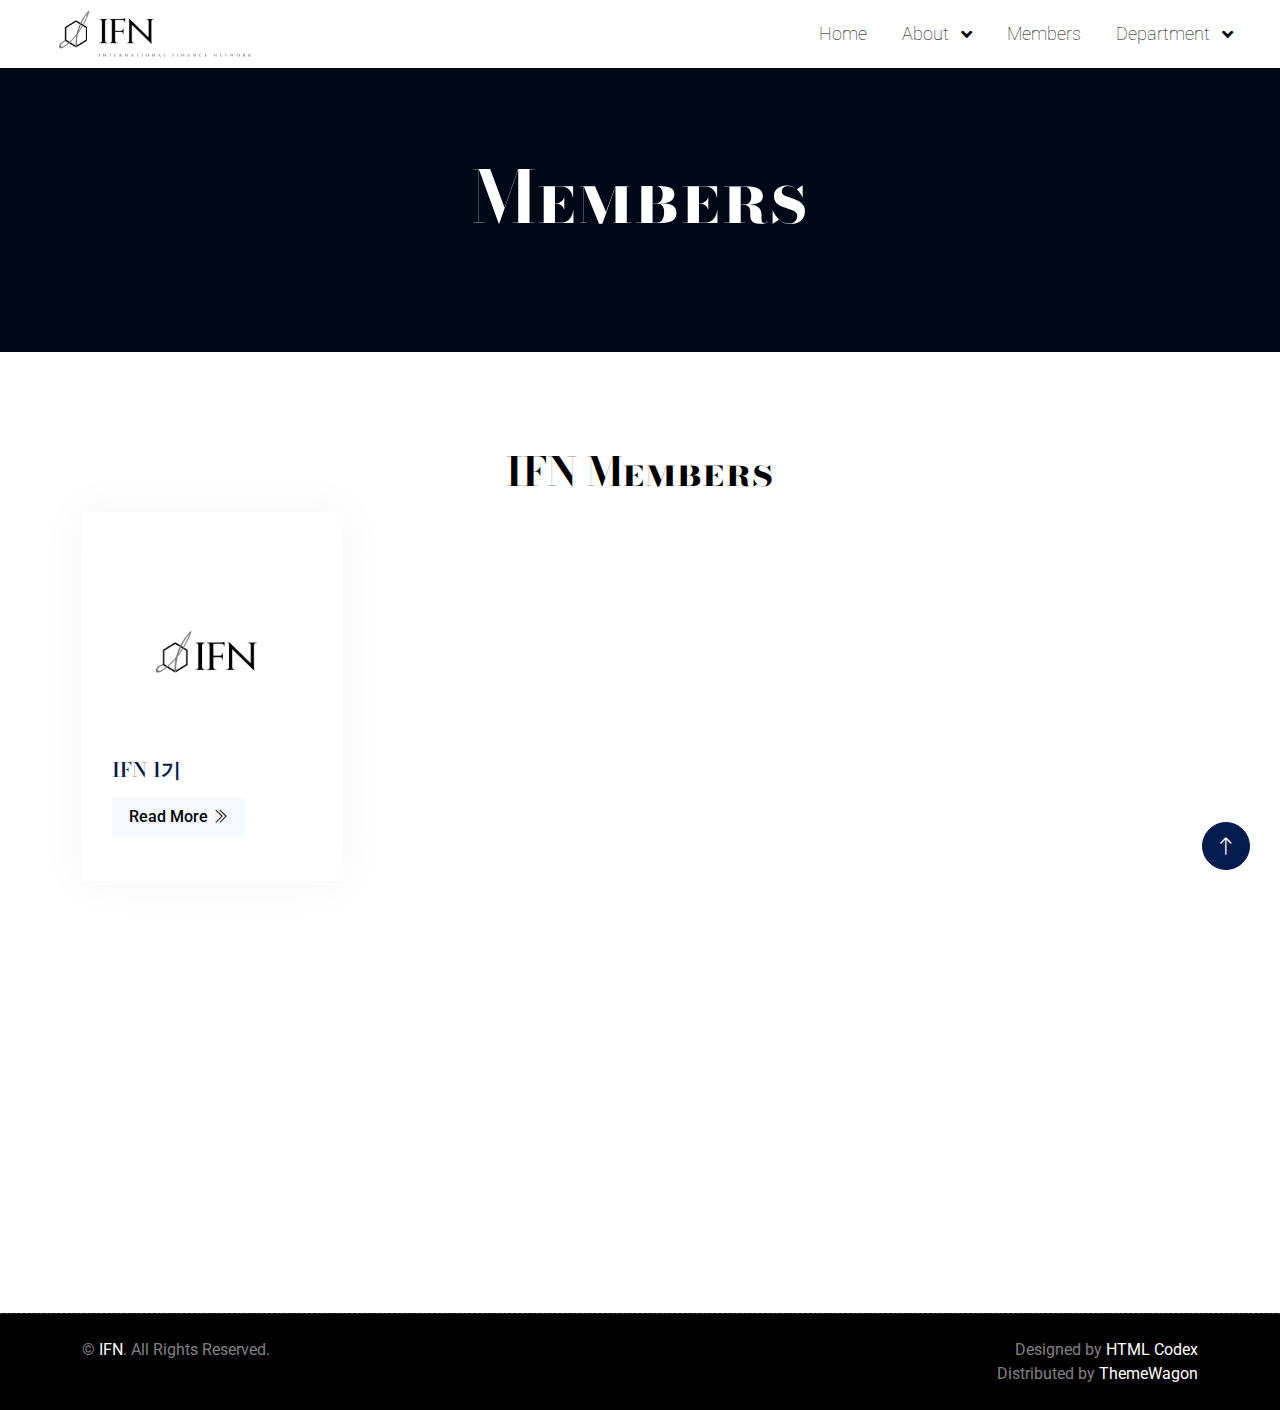
<file: members.html>
<!DOCTYPE html>
<html lang="en">

<head>
    <meta charset="utf-8">
    <title>IFN - See Beyond Broader</title>
    <meta content="width=device-width, initial-scale=1.0" name="viewport">
    <meta content="" name="keywords">
    <meta content="" name="description">

    <!-- Favicon -->
    <link href="img/favicon.ico" rel="icon">

    <!-- Google Web Fonts -->
    <link rel="preconnect" href="https://fonts.googleapis.com">
    <link rel="preconnect" href="https://fonts.gstatic.com" crossorigin>
    <link href="https://fonts.googleapis.com/css2?family=Roboto:wght@400;500&family=Red+Rose:wght@600;700&display=swap"
        rel="stylesheet">

    <!-- Icon Font Stylesheet -->
    <link href="https://cdnjs.cloudflare.com/ajax/libs/font-awesome/5.10.0/css/all.min.css" rel="stylesheet">
    <link rel="stylesheet" href="https://cdn.jsdelivr.net/npm/bootstrap-icons@1.10.4/font/bootstrap-icons.css">

    <!-- Libraries Stylesheet -->
    <link href="lib/animate/animate.min.css" rel="stylesheet">
    <link href="lib/owlcarousel/assets/owl.carousel.min.css" rel="stylesheet">

    <!-- Customized Bootstrap Stylesheet -->
    <link href="css/bootstrap.min.css" rel="stylesheet">

    <!-- Template Stylesheet -->
    <link href="css/style.css" rel="stylesheet">

    <!-- font -->
    <link rel="preconnect" href="https://fonts.googleapis.com">
    <link rel="preconnect" href="https://fonts.gstatic.com" crossorigin>
    <link href="https://fonts.googleapis.com/css2?family=Cinzel:wght@400..900&display=swap" rel="stylesheet">
    <link rel="preconnect" href="https://fonts.googleapis.com">
    <link rel="preconnect" href="https://fonts.gstatic.com" crossorigin>
    <link href="https://fonts.googleapis.com/css2?family=Playfair+Display:ital,wght@0,400..900;1,400..900&display=swap" rel="stylesheet">
    <link rel="preconnect" href="https://fonts.googleapis.com">
    <link rel="preconnect" href="https://fonts.gstatic.com" crossorigin>
    <link href="https://fonts.googleapis.com/css2?family=Merriweather:ital,wght@0,300;0,400;0,700;0,900;1,300;1,400;1,700;1,900&family=Playfair+Display:ital,wght@0,400..900;1,400..900&display=swap" rel="stylesheet">   
    <link rel="preconnect" href="https://fonts.googleapis.com">
    <link rel="preconnect" href="https://fonts.gstatic.com" crossorigin>
    <link href="https://fonts.googleapis.com/css2?family=EB+Garamond:ital,wght@0,400..800;1,400..800&family=Merriweather:ital,wght@0,300;0,400;0,700;0,900;1,300;1,400;1,700;1,900&family=Playfair+Display:ital,wght@0,400..900;1,400..900&display=swap" rel="stylesheet">
    <link rel="preconnect" href="https://fonts.googleapis.com">
    <link rel="preconnect" href="https://fonts.gstatic.com" crossorigin>
    <link href="https://fonts.googleapis.com/css2?family=Baskervville+SC&display=swap" rel="stylesheet">
    <link rel="preconnect" href="https://fonts.googleapis.com">
    <link rel="preconnect" href="https://fonts.gstatic.com" crossorigin>
    <link href="https://fonts.googleapis.com/css2?family=Baskervville+SC&family=Bodoni+Moda+SC:ital,opsz,wght@0,6..96,400..900;1,6..96,400..900&display=swap" rel="stylesheet">
</head>

<body>
    <!-- Spinner Start -->
    <div id="spinner"
        class="show bg-white position-fixed translate-middle w-100 vh-100 top-50 start-50 d-flex align-items-center justify-content-center">
        <div class="spinner-border text-primary" role="status" style="width: 3rem; height: 3rem;"></div>
    </div>
    <!-- Spinner End -->

   <!-- Navbar Start -->
   <nav class="navbar navbar-expand-lg navbar-light bg-white py-lg-0">
    <div class="container-fluid">
        <!-- 로고 섹션 -->
        <a class="navbar-brand" href="index.html">
            <img class="image-logo-about" src="img/logo/logo3.png" alt="Logo" />
        </a>

        <!-- 토글 버튼 (모바일용) -->
        <button class="navbar-toggler" type="button" data-bs-toggle="collapse" data-bs-target="#navbarCollapse" aria-controls="navbarCollapse" aria-expanded="false" aria-label="Toggle navigation">
            <span class="navbar-toggler-icon"></span>
        </button>

        <!-- 네비게이션 링크들 -->
        <div class="collapse navbar-collapse" id="navbarCollapse">
            <ul class="navbar-nav ms-auto">
                <li class="nav-item">
                    <a href="index.html" class="nav-link" style="color: black; font-weight: lighter;">Home</a>
                </li>

                <!-- About Dropdown -->
                <li class="nav-item dropdown">
                    <a class="nav-link dropdown-toggle" href="#" id="aboutDropdown" role="button" data-bs-toggle="dropdown" aria-expanded="false" style="color: black; font-weight: lighter;">
                        About
                    </a>
                    <ul class="dropdown-menu" aria-labelledby="aboutDropdown">
                        <li><a href="greeting.html" class="dropdown-item" style="color: black; font-weight: lighter;">Greeting</a></li>
                        <li><a href="about.html" class="dropdown-item" style="color: black; font-weight: lighter;">Introduction</a></li>
                        <li><a href="advisor.html" class="dropdown-item" style="color: black; font-weight: lighter;">Advisor</a></li>
                    </ul>
                </li>

                <li class="nav-item">
                    <a href="members.html" class="nav-link" style="color: black; font-weight: lighter;">Members</a>
                </li>

                <!-- Department Dropdown -->
                <li class="nav-item dropdown">
                    <a class="nav-link dropdown-toggle" href="#" id="departmentDropdown" role="button" data-bs-toggle="dropdown" aria-expanded="false" style="color: black; font-weight: lighter;">
                        Department
                    </a>
                    <ul class="dropdown-menu" aria-labelledby="departmentDropdown">
                        <li><a href="SandT.html" class="dropdown-item" style="color: black; font-weight: lighter;">S&T</a></li>
                        <li><a href="Research.html" class="dropdown-item" style="color: black; font-weight: lighter;">Research</a></li>
                    </ul>
                </li>
            </ul>
        </div>
    </div>
</nav>
<!-- Navbar End -->



    <!-- Page Header Start -->
    <div class="container-fluid page-header py-5">
        <div class="container text-center py-5 mt-4">
            <h1 class="display-2 text-white mb-3 animated slideInDown" style="font-family: 'Bodoni Moda SC', serif;">Members</h1>
        </div>
    </div>
    <!-- Page Header End -->

    
    <!-- Service Start -->
    <div class="container-fluid container-service py-5" style="background-color: white;">
        <div class="container py-5">
            <div class="text-center mx-auto wow fadeInUp" data-wow-delay="0.1s" style="max-width: 600px; ">
                <h1 class="display-6 mb-3" style="font-family: 'Bodoni Moda SC', serif; color: black;">IFN Members</h1>
            </div>
            <div class="row g-4">
                <div class="col-lg-3 col-md-6 wow fadeInUp" data-wow-delay="0.1s" style="color: black;">
                    <div class="service-item">
                        <img src="img/logo/logo1.png">
                        <h5 class="mb-3" style="font-family: 'Bodoni Moda SC', serif;">IFN 1기</h4>
                        <a class="btn btn-light px-3" href="members1.html">Read More<i class="bi bi-chevron-double-right ms-1"></i></a>
                    </div>
                </div>
            </div>
        </div>
    </div>
    <!-- Service End -->


    <!-- Footer Start -->
<div class="container-fluid footer position-relative text-white-50 py-5 wow fadeIn" style="background-color: black;" data-wow-delay="0.1s">
    <div class="container">
        <div class="row g-5 py-5">
            <div class="col-lg-6 pe-lg-5">
                <h1 class="h1 text-white mb-0" style="font-family: 'Bodoni Moda SC';">Contact Us</h1>
                <br/>
                <!-- <p><i class="fa fa-map-marker-alt me-2"></i>123 Street, New York, USA</p>
                <p><i class="fa fa-envelope me-2"></i>info@example.com</p> -->
                <div class="d-flex mt-4">
                    <a class="btn btn-lg-square btn-white me-2" href="https://www.linkedin.com/company/ifnsince24"><i class="fab fa-linkedin-in"></i></a>
                    <a class="btn btn-lg-square btn-white me-2" href="https://www.instagram.com/ifnsince24?utm_source=ig_web_button_share_sheet&igsh=ZDNlZDc0MzIxNw=="><i class="fab fa-instagram"></i></a>
                </div>
            </div>
            <div class="col-lg-6 ps-lg-5">
                <div class="row g-5">
                </div>
            </div>
        </div>
    </div>
</div>
<!-- Footer End -->


<!-- Copyright Start -->
<div class="container-fluid copyright text-white-50 py-4" style="background-color: black;">
    <div class="container">
        <div class="row">
            <div class="col-md-6 text-center text-md-start">
                <p class="mb-0">&copy; <a href="#">IFN</a>. All Rights Reserved.</p>
            </div>
            <div class="col-md-6 text-center text-md-end">
                <!--/*** This template is free as long as you keep the footer author’s credit link/attribution link/backlink. If you'd like to use the template without the footer author’s credit link/attribution link/backlink, you can purchase the Credit Removal License from "https://htmlcodex.com/credit-removal". Thank you for your support. ***/-->
                <p class="mb-0">Designed by <a href="https://htmlcodex.com">HTML Codex</a><br>Distributed by <a href="https://themewagon.com">ThemeWagon</a></p>
            </div>
        </div>
    </div>
</div>
<!-- Copyright End -->

    <!-- Back to Top -->
    <a href="#" class="btn btn-lg btn-dark btn-lg-square rounded-circle back-to-top"><i class="bi bi-arrow-up"></i></a>

    <!-- JavaScript Libraries -->
    <script src="https://ajax.googleapis.com/ajax/libs/jquery/3.6.1/jquery.min.js"></script>
    <script src="https://cdn.jsdelivr.net/npm/bootstrap@5.0.0/dist/js/bootstrap.bundle.min.js"></script>
    <script src="lib/wow/wow.min.js"></script>
    <script src="lib/easing/easing.min.js"></script>
    <script src="lib/waypoints/waypoints.min.js"></script>
    <script src="lib/counterup/counterup.min.js"></script>
    <script src="lib/owlcarousel/owl.carousel.min.js"></script>

    <!-- Template Javascript -->
    <script src="js/main.js"></script>
</body>

</html>
</file>
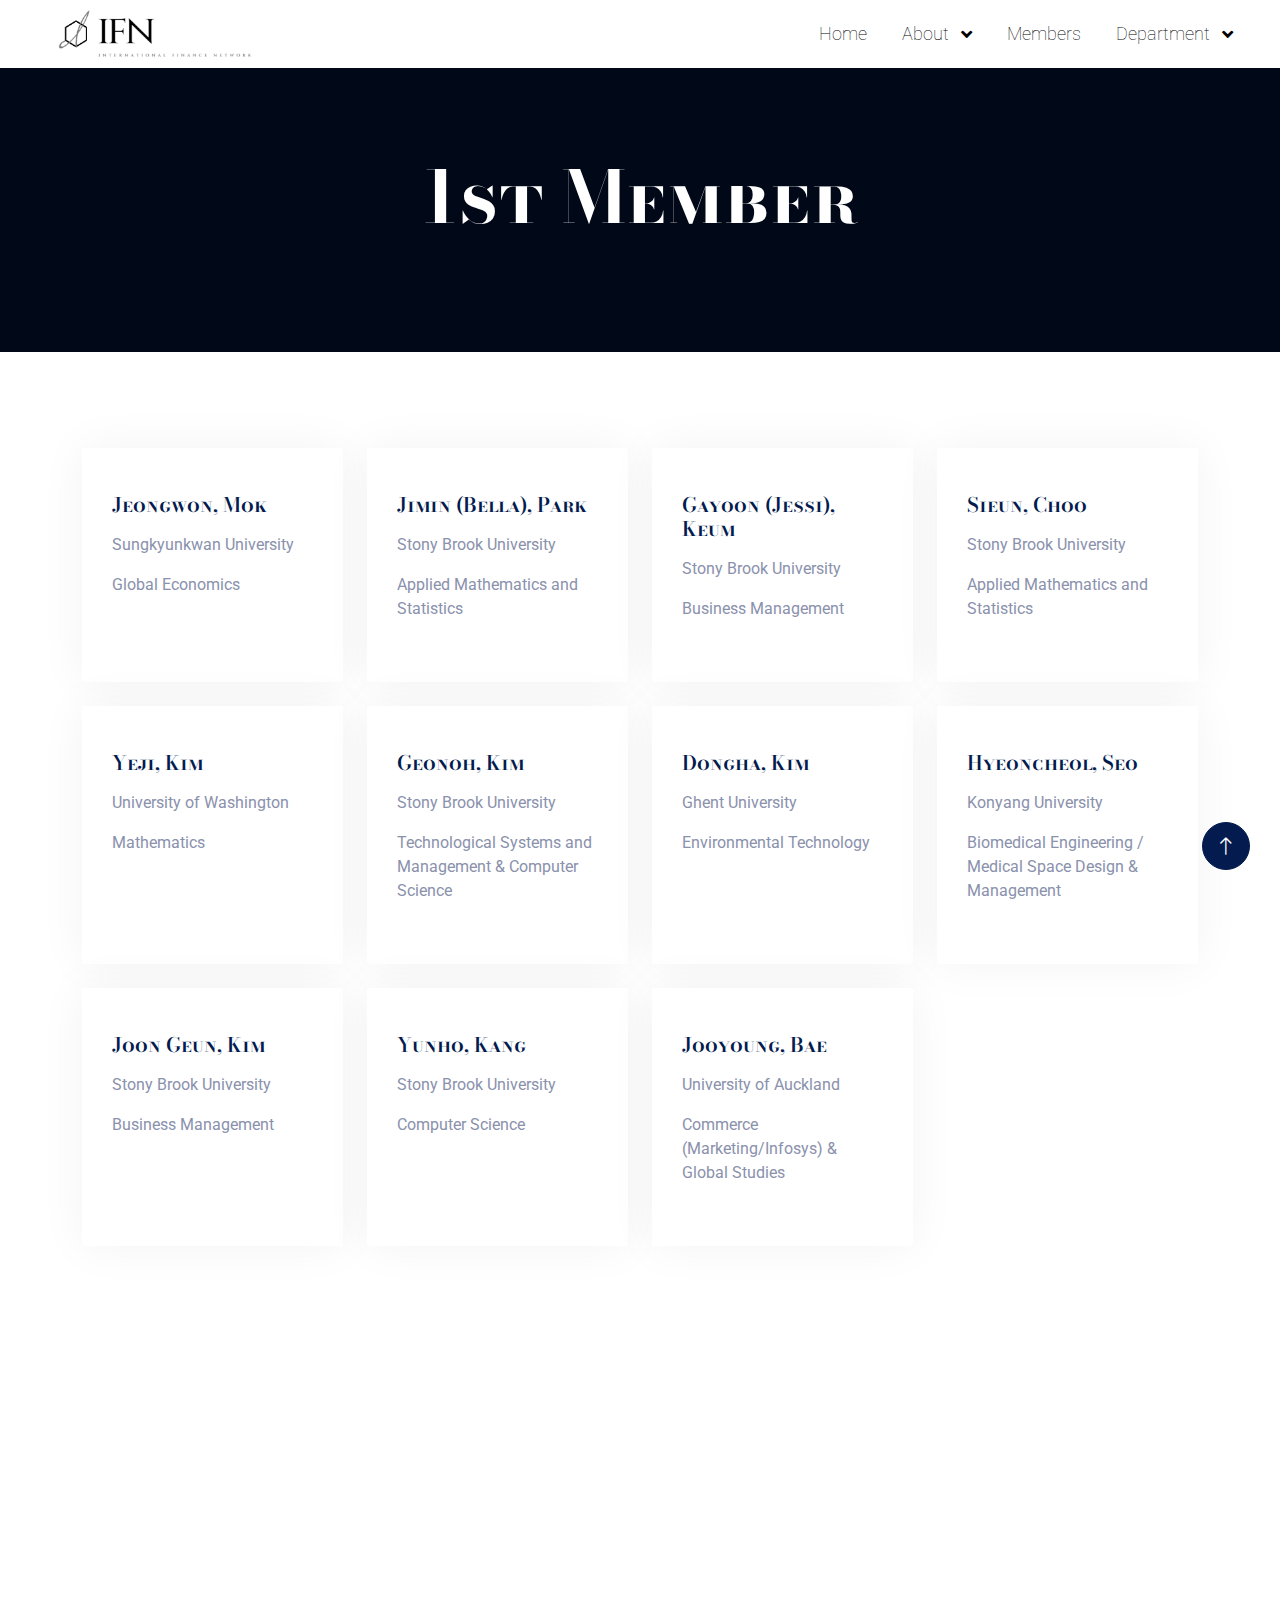
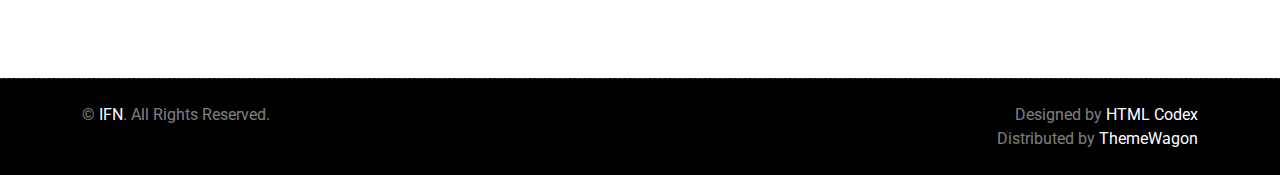
<file: members1.html>
<!DOCTYPE html>
<html lang="en">

<head>
    <meta charset="utf-8">
    <title>IFN - See Beyond Broader</title>
    <meta content="width=device-width, initial-scale=1.0" name="viewport">
    <meta content="" name="keywords">
    <meta content="" name="description">

    <!-- Favicon -->
    <link href="img/favicon.ico" rel="icon">

    <!-- Google Web Fonts -->
    <link rel="preconnect" href="https://fonts.googleapis.com">
    <link rel="preconnect" href="https://fonts.gstatic.com" crossorigin>
    <link href="https://fonts.googleapis.com/css2?family=Roboto:wght@400;500&family=Red+Rose:wght@600;700&display=swap"
        rel="stylesheet">

    <!-- Icon Font Stylesheet -->
    <link href="https://cdnjs.cloudflare.com/ajax/libs/font-awesome/5.10.0/css/all.min.css" rel="stylesheet">
    <link rel="stylesheet" href="https://cdn.jsdelivr.net/npm/bootstrap-icons@1.10.4/font/bootstrap-icons.css">

    <!-- Libraries Stylesheet -->
    <link href="lib/animate/animate.min.css" rel="stylesheet">
    <link href="lib/owlcarousel/assets/owl.carousel.min.css" rel="stylesheet">

    <!-- Customized Bootstrap Stylesheet -->
    <link href="css/bootstrap.min.css" rel="stylesheet">

    <!-- Template Stylesheet -->
    <link href="css/style.css" rel="stylesheet">

    <!-- font -->
    <link rel="preconnect" href="https://fonts.googleapis.com">
    <link rel="preconnect" href="https://fonts.gstatic.com" crossorigin>
    <link href="https://fonts.googleapis.com/css2?family=Cinzel:wght@400..900&display=swap" rel="stylesheet">
    <link rel="preconnect" href="https://fonts.googleapis.com">
    <link rel="preconnect" href="https://fonts.gstatic.com" crossorigin>
    <link href="https://fonts.googleapis.com/css2?family=Playfair+Display:ital,wght@0,400..900;1,400..900&display=swap" rel="stylesheet">
    <link rel="preconnect" href="https://fonts.googleapis.com">
    <link rel="preconnect" href="https://fonts.gstatic.com" crossorigin>
    <link href="https://fonts.googleapis.com/css2?family=Merriweather:ital,wght@0,300;0,400;0,700;0,900;1,300;1,400;1,700;1,900&family=Playfair+Display:ital,wght@0,400..900;1,400..900&display=swap" rel="stylesheet">   
    <link rel="preconnect" href="https://fonts.googleapis.com">
    <link rel="preconnect" href="https://fonts.gstatic.com" crossorigin>
    <link href="https://fonts.googleapis.com/css2?family=EB+Garamond:ital,wght@0,400..800;1,400..800&family=Merriweather:ital,wght@0,300;0,400;0,700;0,900;1,300;1,400;1,700;1,900&family=Playfair+Display:ital,wght@0,400..900;1,400..900&display=swap" rel="stylesheet">
    <link rel="preconnect" href="https://fonts.googleapis.com">
    <link rel="preconnect" href="https://fonts.gstatic.com" crossorigin>
    <link href="https://fonts.googleapis.com/css2?family=Baskervville+SC&display=swap" rel="stylesheet">
    <link rel="preconnect" href="https://fonts.googleapis.com">
    <link rel="preconnect" href="https://fonts.gstatic.com" crossorigin>
    <link href="https://fonts.googleapis.com/css2?family=Baskervville+SC&family=Bodoni+Moda+SC:ital,opsz,wght@0,6..96,400..900;1,6..96,400..900&display=swap" rel="stylesheet">
</head>

<body>
    <!-- Spinner Start -->
    <div id="spinner"
        class="show bg-white position-fixed translate-middle w-100 vh-100 top-50 start-50 d-flex align-items-center justify-content-center">
        <div class="spinner-border text-primary" role="status" style="width: 3rem; height: 3rem;"></div>
    </div>
    <!-- Spinner End -->

   <!-- Navbar Start -->
   <nav class="navbar navbar-expand-lg navbar-light bg-white py-lg-0">
    <div class="container-fluid">
        <!-- 로고 섹션 -->
        <a class="navbar-brand" href="index.html">
            <img class="image-logo-about" src="img/logo/logo3.png" alt="Logo" />
        </a>

        <!-- 토글 버튼 (모바일용) -->
        <button class="navbar-toggler" type="button" data-bs-toggle="collapse" data-bs-target="#navbarCollapse" aria-controls="navbarCollapse" aria-expanded="false" aria-label="Toggle navigation">
            <span class="navbar-toggler-icon"></span>
        </button>

        <!-- 네비게이션 링크들 -->
        <div class="collapse navbar-collapse" id="navbarCollapse">
            <ul class="navbar-nav ms-auto">
                <li class="nav-item">
                    <a href="index.html" class="nav-link" style="color: black; font-weight: lighter;">Home</a>
                </li>

                <!-- About Dropdown -->
                <li class="nav-item dropdown">
                    <a class="nav-link dropdown-toggle" href="#" id="aboutDropdown" role="button" data-bs-toggle="dropdown" aria-expanded="false" style="color: black; font-weight: lighter;">
                        About
                    </a>
                    <ul class="dropdown-menu" aria-labelledby="aboutDropdown">
                        <li><a href="greeting.html" class="dropdown-item" style="color: black; font-weight: lighter;">Greeting</a></li>
                        <li><a href="about.html" class="dropdown-item" style="color: black; font-weight: lighter;">Introduction</a></li>
                        <li><a href="advisor.html" class="dropdown-item" style="color: black; font-weight: lighter;">Advisor</a></li>
                    </ul>
                </li>

                <li class="nav-item">
                    <a href="members.html" class="nav-link" style="color: black; font-weight: lighter;">Members</a>
                </li>

                <!-- Department Dropdown -->
                <li class="nav-item dropdown">
                    <a class="nav-link dropdown-toggle" href="#" id="departmentDropdown" role="button" data-bs-toggle="dropdown" aria-expanded="false" style="color: black; font-weight: lighter;">
                        Department
                    </a>
                    <ul class="dropdown-menu" aria-labelledby="departmentDropdown">
                        <li><a href="SandT.html" class="dropdown-item" style="color: black; font-weight: lighter;">S&T</a></li>
                        <li><a href="Research.html" class="dropdown-item" style="color: black; font-weight: lighter;">Research</a></li>
                    </ul>
                </li>
            </ul>
        </div>
    </div>
</nav>
<!-- Navbar End -->



    <!-- Page Header Start -->
    <div class="container-fluid page-header py-5">
        <div class="container text-center py-5 mt-4">
            <h1 class="display-2 text-white mb-3 animated slideInDown" style="font-family: 'Bodoni Moda SC', serif;">1st Member</h1>
        </div>
    </div>
    <!-- Page Header End -->

    
    <!-- Service Start -->
    <div class="container-fluid container-service py-5" style="background-color: white;">
        <div class="container py-5">
            <div class="row g-4">
                <div class="col-lg-3 col-md-6">
                    <div class="member-list">
                        <h5 class="mb-3" style="font-family: 'Bodoni Moda SC', serif;">Jeongwon, Mok</h5>
                        <p>Sungkyunkwan University</p>
                        <p>Global Economics</p>
                    </div>
                </div>
                <div class="col-lg-3 col-md-6">
                    <div class="member-list">
                        <h5 class="mb-3" style="font-family: 'Bodoni Moda SC', serif;">Jimin (Bella), Park</h5>
                        <p>Stony Brook University</p>
                        <p>Applied Mathematics and Statistics</p>
                    </div>
                </div>
                <div class="col-lg-3 col-md-6">
                    <div class="member-list">
                        <h5 class="mb-3" style="font-family: 'Bodoni Moda SC', serif;">Gayoon (Jessi), Keum</h5>
                        <p>Stony Brook University</p>
                        <p>Business Management</p>
                    </div>
                </div>
                <div class="col-lg-3 col-md-6">
                    <div class="member-list">
                        <h5 class="mb-3" style="font-family: 'Bodoni Moda SC', serif;">Sieun, Choo</h5>
                        <p>Stony Brook University</p>
                        <p>Applied Mathematics and Statistics</p>
                    </div>
                </div>
                <div class="col-lg-3 col-md-6">
                    <div class="member-list">
                        <h5 class="mb-3" style="font-family: 'Bodoni Moda SC', serif;">Yeji, Kim</h5>
                        <p>University of Washington</p>
                        <p>Mathematics</p>
                    </div>
                </div>
                <div class="col-lg-3 col-md-6">
                    <div class="member-list">
                        <h5 class="mb-3" style="font-family: 'Bodoni Moda SC', serif;">Geonoh, Kim</h5>
                        <p>Stony Brook University</p>
                        <p>Technological Systems and Management & Computer Science</p>
                    </div>
                </div>
                <div class="col-lg-3 col-md-6">
                    <div class="member-list">
                        <h5 class="mb-3" style="font-family: 'Bodoni Moda SC', serif;">Dongha, Kim</h5>
                        <p>Ghent University</p>
                        <p>Environmental Technology</p>
                    </div>
                </div>
                <div class="col-lg-3 col-md-6">
                    <div class="member-list">
                        <h5 class="mb-3" style="font-family: 'Bodoni Moda SC', serif;">Hyeoncheol, Seo</h5>
                        <p>Konyang University</p>
                        <p>Biomedical Engineering / Medical Space Design & Management</p>
                    </div>
                </div>
                <div class="col-lg-3 col-md-6">
                    <div class="member-list">
                        <h5 class="mb-3" style="font-family: 'Bodoni Moda SC', serif;">Joon Geun, Kim</h5>
                        <p>Stony Brook University</p>
                        <p>Business Management</p>
                    </div>
                </div>
                <div class="col-lg-3 col-md-6">
                    <div class="member-list">
                        <h5 class="mb-3" style="font-family: 'Bodoni Moda SC', serif;">Yunho, Kang</h5>
                        <p>Stony Brook University</p>
                        <p>Computer Science</p>
                    </div>
                </div>
                <div class="col-lg-3 col-md-6">
                    <div class="member-list">
                        <h5 class="mb-3" style="font-family: 'Bodoni Moda SC', serif;">Jooyoung, Bae</h5>
                        <p>University of Auckland</p>
                        <p>Commerce (Marketing/Infosys) & Global Studies</p>
                    </div>
                </div>
                
            </div>
        </div>
    </div>
    <!-- Service End -->


    <!-- Footer Start -->
<div class="container-fluid footer position-relative text-white-50 py-5 wow fadeIn" style="background-color: black;" data-wow-delay="0.1s">
    <div class="container">
        <div class="row g-5 py-5">
            <div class="col-lg-6 pe-lg-5">
                <h1 class="h1 text-white mb-0" style="font-family: 'Bodoni Moda SC';">Contact Us</h1>
                <br/>
                <!-- <p><i class="fa fa-map-marker-alt me-2"></i>123 Street, New York, USA</p>
                <p><i class="fa fa-envelope me-2"></i>info@example.com</p> -->
                <div class="d-flex mt-4">
                    <a class="btn btn-lg-square btn-white me-2" href="https://www.linkedin.com/company/ifnsince24"><i class="fab fa-linkedin-in"></i></a>
                    <a class="btn btn-lg-square btn-white me-2" href="https://www.instagram.com/ifnsince24?utm_source=ig_web_button_share_sheet&igsh=ZDNlZDc0MzIxNw=="><i class="fab fa-instagram"></i></a>
                </div>
            </div>
            <div class="col-lg-6 ps-lg-5">
                <div class="row g-5">
                </div>
            </div>
        </div>
    </div>
</div>
<!-- Footer End -->


<!-- Copyright Start -->
<div class="container-fluid copyright text-white-50 py-4" style="background-color: black;">
    <div class="container">
        <div class="row">
            <div class="col-md-6 text-center text-md-start">
                <p class="mb-0">&copy; <a href="#">IFN</a>. All Rights Reserved.</p>
            </div>
            <div class="col-md-6 text-center text-md-end">
                <!--/*** This template is free as long as you keep the footer author’s credit link/attribution link/backlink. If you'd like to use the template without the footer author’s credit link/attribution link/backlink, you can purchase the Credit Removal License from "https://htmlcodex.com/credit-removal". Thank you for your support. ***/-->
                <p class="mb-0">Designed by <a href="https://htmlcodex.com">HTML Codex</a><br>Distributed by <a href="https://themewagon.com">ThemeWagon</a></p>
            </div>
        </div>
    </div>
</div>
<!-- Copyright End -->

    <!-- Back to Top -->
    <a href="#" class="btn btn-lg btn-dark btn-lg-square rounded-circle back-to-top"><i class="bi bi-arrow-up"></i></a>

    <!-- JavaScript Libraries -->
    <script src="https://ajax.googleapis.com/ajax/libs/jquery/3.6.1/jquery.min.js"></script>
    <script src="https://cdn.jsdelivr.net/npm/bootstrap@5.0.0/dist/js/bootstrap.bundle.min.js"></script>
    <script src="lib/wow/wow.min.js"></script>
    <script src="lib/easing/easing.min.js"></script>
    <script src="lib/waypoints/waypoints.min.js"></script>
    <script src="lib/counterup/counterup.min.js"></script>
    <script src="lib/owlcarousel/owl.carousel.min.js"></script>

    <!-- Template Javascript -->
    <script src="js/main.js"></script>
</body>

</html>
</file>
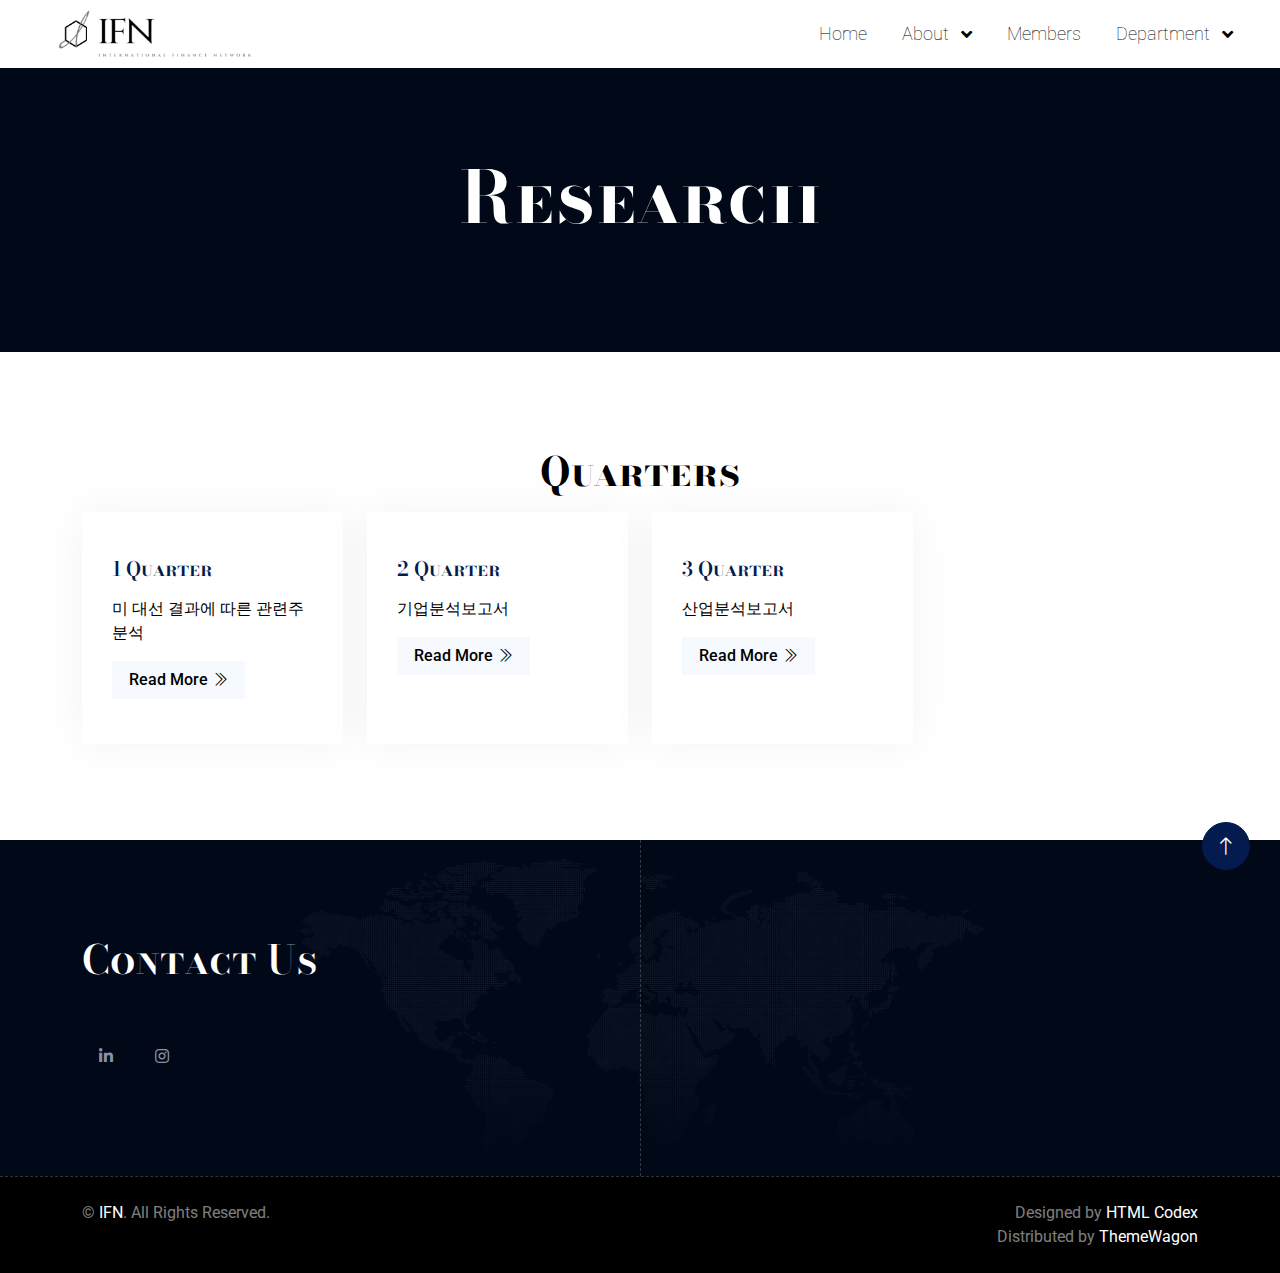
<file: Research.html>
<!DOCTYPE html>
<html lang="en">

<head>
    <meta charset="utf-8">
    <title>IFN - See Beyond Broader</title>
    <meta content="width=device-width, initial-scale=1.0" name="viewport">
    <meta content="" name="keywords">
    <meta content="" name="description">

    <!-- Favicon -->
    <link href="img/favicon.ico" rel="icon">

    <!-- Google Web Fonts -->
    <link rel="preconnect" href="https://fonts.googleapis.com">
    <link rel="preconnect" href="https://fonts.gstatic.com" crossorigin>
    <link href="https://fonts.googleapis.com/css2?family=Roboto:wght@400;500&family=Red+Rose:wght@600;700&display=swap"
        rel="stylesheet">

    <!-- Icon Font Stylesheet -->
    <link href="https://cdnjs.cloudflare.com/ajax/libs/font-awesome/5.10.0/css/all.min.css" rel="stylesheet">
    <link rel="stylesheet" href="https://cdn.jsdelivr.net/npm/bootstrap-icons@1.10.4/font/bootstrap-icons.css">

    <!-- Libraries Stylesheet -->
    <link href="lib/animate/animate.min.css" rel="stylesheet">
    <link href="lib/owlcarousel/assets/owl.carousel.min.css" rel="stylesheet">

    <!-- Customized Bootstrap Stylesheet -->
    <link href="css/bootstrap.min.css" rel="stylesheet">

    <!-- Template Stylesheet -->
    <link href="css/style.css" rel="stylesheet">

    <!-- font -->
    <link rel="preconnect" href="https://fonts.googleapis.com">
    <link rel="preconnect" href="https://fonts.gstatic.com" crossorigin>
    <link href="https://fonts.googleapis.com/css2?family=Cinzel:wght@400..900&display=swap" rel="stylesheet">
    <link rel="preconnect" href="https://fonts.googleapis.com">
    <link rel="preconnect" href="https://fonts.gstatic.com" crossorigin>
    <link href="https://fonts.googleapis.com/css2?family=Playfair+Display:ital,wght@0,400..900;1,400..900&display=swap" rel="stylesheet">
    <link rel="preconnect" href="https://fonts.googleapis.com">
    <link rel="preconnect" href="https://fonts.gstatic.com" crossorigin>
    <link href="https://fonts.googleapis.com/css2?family=Merriweather:ital,wght@0,300;0,400;0,700;0,900;1,300;1,400;1,700;1,900&family=Playfair+Display:ital,wght@0,400..900;1,400..900&display=swap" rel="stylesheet">   
    <link rel="preconnect" href="https://fonts.googleapis.com">
    <link rel="preconnect" href="https://fonts.gstatic.com" crossorigin>
    <link href="https://fonts.googleapis.com/css2?family=EB+Garamond:ital,wght@0,400..800;1,400..800&family=Merriweather:ital,wght@0,300;0,400;0,700;0,900;1,300;1,400;1,700;1,900&family=Playfair+Display:ital,wght@0,400..900;1,400..900&display=swap" rel="stylesheet">
    <link rel="preconnect" href="https://fonts.googleapis.com">
    <link rel="preconnect" href="https://fonts.gstatic.com" crossorigin>
    <link href="https://fonts.googleapis.com/css2?family=Baskervville+SC&display=swap" rel="stylesheet">
    <link rel="preconnect" href="https://fonts.googleapis.com">
    <link rel="preconnect" href="https://fonts.gstatic.com" crossorigin>
    <link href="https://fonts.googleapis.com/css2?family=Baskervville+SC&family=Bodoni+Moda+SC:ital,opsz,wght@0,6..96,400..900;1,6..96,400..900&display=swap" rel="stylesheet">
</head>

<body>
    <!-- Spinner Start -->
    <div id="spinner"
        class="show bg-white position-fixed translate-middle w-100 vh-100 top-50 start-50 d-flex align-items-center justify-content-center">
        <div class="spinner-border text-primary" role="status" style="width: 3rem; height: 3rem;"></div>
    </div>
    <!-- Spinner End -->

   <!-- Navbar Start -->
   <nav class="navbar navbar-expand-lg navbar-light bg-white py-lg-0">
    <div class="container-fluid">
        <!-- 로고 섹션 -->
        <a class="navbar-brand" href="index.html">
            <img class="image-logo-about" src="img/logo/logo3.png" alt="Logo" />
        </a>

        <!-- 토글 버튼 (모바일용) -->
        <button class="navbar-toggler" type="button" data-bs-toggle="collapse" data-bs-target="#navbarCollapse" aria-controls="navbarCollapse" aria-expanded="false" aria-label="Toggle navigation">
            <span class="navbar-toggler-icon"></span>
        </button>

        <!-- 네비게이션 링크들 -->
        <div class="collapse navbar-collapse" id="navbarCollapse">
            <ul class="navbar-nav ms-auto">
                <li class="nav-item">
                    <a href="index.html" class="nav-link" style="color: black; font-weight: lighter;">Home</a>
                </li>

                <!-- About Dropdown -->
                <li class="nav-item dropdown">
                    <a class="nav-link dropdown-toggle" href="#" id="aboutDropdown" role="button" data-bs-toggle="dropdown" aria-expanded="false" style="color: black; font-weight: lighter;">
                        About
                    </a>
                    <ul class="dropdown-menu" aria-labelledby="aboutDropdown">
                        <li><a href="greeting.html" class="dropdown-item" style="color: black; font-weight: lighter;">Greeting</a></li>
                        <li><a href="about.html" class="dropdown-item" style="color: black; font-weight: lighter;">Introduction</a></li>
                        <li><a href="advisor.html" class="dropdown-item" style="color: black; font-weight: lighter;">Advisor</a></li>
                    </ul>
                </li>

                <li class="nav-item">
                    <a href="members.html" class="nav-link" style="color: black; font-weight: lighter;">Members</a>
                </li>

                <!-- Department Dropdown -->
                <li class="nav-item dropdown">
                    <a class="nav-link dropdown-toggle" href="#" id="departmentDropdown" role="button" data-bs-toggle="dropdown" aria-expanded="false" style="color: black; font-weight: lighter;">
                        Department
                    </a>
                    <ul class="dropdown-menu" aria-labelledby="departmentDropdown">
                        <li><a href="SandT.html" class="dropdown-item" style="color: black; font-weight: lighter;">S&T</a></li>
                        <li><a href="Research.html" class="dropdown-item" style="color: black; font-weight: lighter;">Research</a></li>
                    </ul>
                </li>
            </ul>
        </div>
    </div>
</nav>
<!-- Navbar End -->



    <!-- Page Header Start -->
    <div class="container-fluid page-header py-5">
        <div class="container text-center py-5 mt-4">
            <h1 class="display-2 text-white mb-3 animated slideInDown" style="font-family: 'Bodoni Moda SC', serif;">Research</h1>
        </div>
    </div>
    <!-- Page Header End -->

    
    <!-- Service Start -->
    <div class="container-fluid container-service py-5" style="background-color: white;">
        <div class="container py-5">
            <div class="text-center mx-auto wow fadeInUp" data-wow-delay="0.1s" style="max-width: 600px; ">
                <h1 class="display-6 mb-3" style="font-family: 'Bodoni Moda SC', serif; color: black;">Quarters</h1>
            </div>
            <div class="row g-4">
                <div class="col-lg-3 col-md-6 wow fadeInUp" data-wow-delay="0.1s" style="color: black;">
                    <div class="service-item">
                        <h5 class="mb-3" style="font-family: 'Bodoni Moda SC', serif;">1 Quarter</h4>
                        <p>미 대선 결과에 따른 관련주 분석</p>
                        <a class="btn btn-light px-3" href="404.html">Read More<i class="bi bi-chevron-double-right ms-1"></i></a>
                    </div>
                </div>
                <div class="col-lg-3 col-md-6 wow fadeInUp" data-wow-delay="0.1s" style="color: black;">
                    <div class="service-item">
                        <h5 class="mb-3" style="font-family: 'Bodoni Moda SC', serif;">2 Quarter</h4>
                        <p>기업분석보고서</p>
                        <a class="btn btn-light px-3" href="404.html">Read More<i class="bi bi-chevron-double-right ms-1"></i></a>
                    </div>
                </div>
                <div class="col-lg-3 col-md-6 wow fadeInUp" data-wow-delay="0.1s" style="color: black;">
                    <div class="service-item">
                        <h5 class="mb-3" style="font-family: 'Bodoni Moda SC', serif;">3 Quarter</h4>
                        <p>산업분석보고서</p>
                        <a class="btn btn-light px-3" href="404.html">Read More<i class="bi bi-chevron-double-right ms-1"></i></a>
                    </div>
                </div>
            </div>
        </div>
    </div>
    <!-- Service End -->


    <!-- Footer Start -->
<div class="container-fluid footer position-relative text-white-50 py-5 wow fadeIn" style="background-color: black;" data-wow-delay="0.1s">
    <div class="container">
        <div class="row g-5 py-5">
            <div class="col-lg-6 pe-lg-5">
                <h1 class="h1 text-white mb-0" style="font-family: 'Bodoni Moda SC';">Contact Us</h1>
                <br/>
                <!-- <p><i class="fa fa-map-marker-alt me-2"></i>123 Street, New York, USA</p>
                <p><i class="fa fa-envelope me-2"></i>info@example.com</p> -->
                <div class="d-flex mt-4">
                    <a class="btn btn-lg-square btn-white me-2" href="https://www.linkedin.com/company/ifnsince24"><i class="fab fa-linkedin-in"></i></a>
                    <a class="btn btn-lg-square btn-white me-2" href="https://www.instagram.com/ifnsince24?utm_source=ig_web_button_share_sheet&igsh=ZDNlZDc0MzIxNw=="><i class="fab fa-instagram"></i></a>
                </div>
            </div>
            <div class="col-lg-6 ps-lg-5">
                <div class="row g-5">
                </div>
            </div>
        </div>
    </div>
</div>
<!-- Footer End -->


<!-- Copyright Start -->
<div class="container-fluid copyright text-white-50 py-4" style="background-color: black;">
    <div class="container">
        <div class="row">
            <div class="col-md-6 text-center text-md-start">
                <p class="mb-0">&copy; <a href="#">IFN</a>. All Rights Reserved.</p>
            </div>
            <div class="col-md-6 text-center text-md-end">
                <!--/*** This template is free as long as you keep the footer author’s credit link/attribution link/backlink. If you'd like to use the template without the footer author’s credit link/attribution link/backlink, you can purchase the Credit Removal License from "https://htmlcodex.com/credit-removal". Thank you for your support. ***/-->
                <p class="mb-0">Designed by <a href="https://htmlcodex.com">HTML Codex</a><br>Distributed by <a href="https://themewagon.com">ThemeWagon</a></p>
            </div>
        </div>
    </div>
</div>
<!-- Copyright End -->

    <!-- Back to Top -->
    <a href="#" class="btn btn-lg btn-dark btn-lg-square rounded-circle back-to-top"><i class="bi bi-arrow-up"></i></a>

    <!-- JavaScript Libraries -->
    <script src="https://ajax.googleapis.com/ajax/libs/jquery/3.6.1/jquery.min.js"></script>
    <script src="https://cdn.jsdelivr.net/npm/bootstrap@5.0.0/dist/js/bootstrap.bundle.min.js"></script>
    <script src="lib/wow/wow.min.js"></script>
    <script src="lib/easing/easing.min.js"></script>
    <script src="lib/waypoints/waypoints.min.js"></script>
    <script src="lib/counterup/counterup.min.js"></script>
    <script src="lib/owlcarousel/owl.carousel.min.js"></script>

    <!-- Template Javascript -->
    <script src="js/main.js"></script>
</body>

</html>
</file>
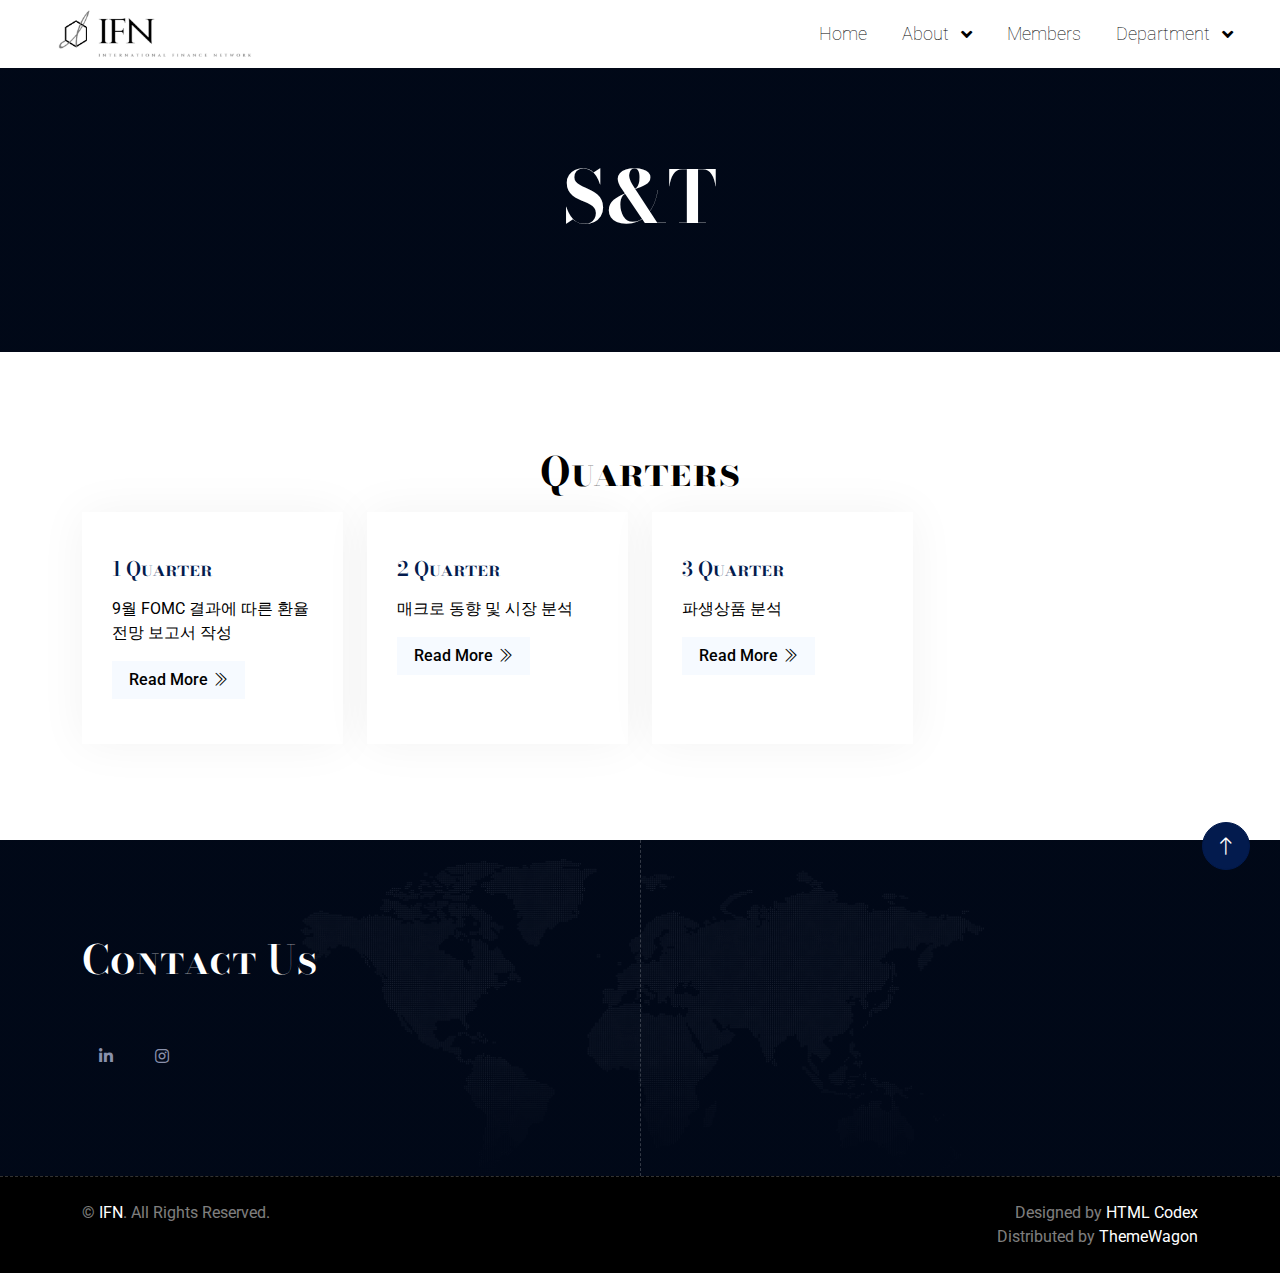
<file: SandT.html>
<!DOCTYPE html>
<html lang="en">

<head>
    <meta charset="utf-8">
    <title>IFN - See Beyond Broader</title>
    <meta content="width=device-width, initial-scale=1.0" name="viewport">
    <meta content="" name="keywords">
    <meta content="" name="description">

    <!-- Favicon -->
    <link href="img/favicon.ico" rel="icon">

    <!-- Google Web Fonts -->
    <link rel="preconnect" href="https://fonts.googleapis.com">
    <link rel="preconnect" href="https://fonts.gstatic.com" crossorigin>
    <link href="https://fonts.googleapis.com/css2?family=Roboto:wght@400;500&family=Red+Rose:wght@600;700&display=swap"
        rel="stylesheet">

    <!-- Icon Font Stylesheet -->
    <link href="https://cdnjs.cloudflare.com/ajax/libs/font-awesome/5.10.0/css/all.min.css" rel="stylesheet">
    <link rel="stylesheet" href="https://cdn.jsdelivr.net/npm/bootstrap-icons@1.10.4/font/bootstrap-icons.css">

    <!-- Libraries Stylesheet -->
    <link href="lib/animate/animate.min.css" rel="stylesheet">
    <link href="lib/owlcarousel/assets/owl.carousel.min.css" rel="stylesheet">

    <!-- Customized Bootstrap Stylesheet -->
    <link href="css/bootstrap.min.css" rel="stylesheet">

    <!-- Template Stylesheet -->
    <link href="css/style.css" rel="stylesheet">

    <!-- font -->
    <link rel="preconnect" href="https://fonts.googleapis.com">
    <link rel="preconnect" href="https://fonts.gstatic.com" crossorigin>
    <link href="https://fonts.googleapis.com/css2?family=Cinzel:wght@400..900&display=swap" rel="stylesheet">
    <link rel="preconnect" href="https://fonts.googleapis.com">
    <link rel="preconnect" href="https://fonts.gstatic.com" crossorigin>
    <link href="https://fonts.googleapis.com/css2?family=Playfair+Display:ital,wght@0,400..900;1,400..900&display=swap" rel="stylesheet">
    <link rel="preconnect" href="https://fonts.googleapis.com">
    <link rel="preconnect" href="https://fonts.gstatic.com" crossorigin>
    <link href="https://fonts.googleapis.com/css2?family=Merriweather:ital,wght@0,300;0,400;0,700;0,900;1,300;1,400;1,700;1,900&family=Playfair+Display:ital,wght@0,400..900;1,400..900&display=swap" rel="stylesheet">   
    <link rel="preconnect" href="https://fonts.googleapis.com">
    <link rel="preconnect" href="https://fonts.gstatic.com" crossorigin>
    <link href="https://fonts.googleapis.com/css2?family=EB+Garamond:ital,wght@0,400..800;1,400..800&family=Merriweather:ital,wght@0,300;0,400;0,700;0,900;1,300;1,400;1,700;1,900&family=Playfair+Display:ital,wght@0,400..900;1,400..900&display=swap" rel="stylesheet">
    <link rel="preconnect" href="https://fonts.googleapis.com">
    <link rel="preconnect" href="https://fonts.gstatic.com" crossorigin>
    <link href="https://fonts.googleapis.com/css2?family=Baskervville+SC&display=swap" rel="stylesheet">
    <link rel="preconnect" href="https://fonts.googleapis.com">
    <link rel="preconnect" href="https://fonts.gstatic.com" crossorigin>
    <link href="https://fonts.googleapis.com/css2?family=Baskervville+SC&family=Bodoni+Moda+SC:ital,opsz,wght@0,6..96,400..900;1,6..96,400..900&display=swap" rel="stylesheet">
</head>

<body>
    <!-- Spinner Start -->
    <div id="spinner"
        class="show bg-white position-fixed translate-middle w-100 vh-100 top-50 start-50 d-flex align-items-center justify-content-center">
        <div class="spinner-border text-primary" role="status" style="width: 3rem; height: 3rem;"></div>
    </div>
    <!-- Spinner End -->

    <!-- Navbar Start -->
    <nav class="navbar navbar-expand-lg navbar-light bg-white py-lg-0">
        <div class="container-fluid">
            <!-- 로고 섹션 -->
            <a class="navbar-brand" href="index.html">
                <img class="image-logo-about" src="img/logo/logo3.png" alt="Logo" />
            </a>

            <!-- 토글 버튼 (모바일용) -->
            <button class="navbar-toggler" type="button" data-bs-toggle="collapse" data-bs-target="#navbarCollapse" aria-controls="navbarCollapse" aria-expanded="false" aria-label="Toggle navigation">
                <span class="navbar-toggler-icon"></span>
            </button>

            <!-- 네비게이션 링크들 -->
            <div class="collapse navbar-collapse" id="navbarCollapse">
                <ul class="navbar-nav ms-auto">
                    <li class="nav-item">
                        <a href="index.html" class="nav-link" style="color: black; font-weight: lighter;">Home</a>
                    </li>

                    <!-- About Dropdown -->
                    <li class="nav-item dropdown">
                        <a class="nav-link dropdown-toggle" href="#" id="aboutDropdown" role="button" data-bs-toggle="dropdown" aria-expanded="false" style="color: black; font-weight: lighter;">
                            About
                        </a>
                        <ul class="dropdown-menu" aria-labelledby="aboutDropdown">
                            <li><a href="greeting.html" class="dropdown-item" style="color: black; font-weight: lighter;">Greeting</a></li>
                            <li><a href="about.html" class="dropdown-item" style="color: black; font-weight: lighter;">Introduction</a></li>
                            <li><a href="advisor.html" class="dropdown-item" style="color: black; font-weight: lighter;">Advisor</a></li>
                        </ul>
                    </li>

                    <li class="nav-item">
                        <a href="members.html" class="nav-link" style="color: black; font-weight: lighter;">Members</a>
                    </li>

                    <!-- Department Dropdown -->
                    <li class="nav-item dropdown">
                        <a class="nav-link dropdown-toggle" href="#" id="departmentDropdown" role="button" data-bs-toggle="dropdown" aria-expanded="false" style="color: black; font-weight: lighter;">
                            Department
                        </a>
                        <ul class="dropdown-menu" aria-labelledby="departmentDropdown">
                            <li><a href="SandT.html" class="dropdown-item" style="color: black; font-weight: lighter;">S&T</a></li>
                            <li><a href="Research.html" class="dropdown-item" style="color: black; font-weight: lighter;">Research</a></li>
                        </ul>
                    </li>
                </ul>
            </div>
        </div>
    </nav>
    <!-- Navbar End -->



    <!-- Page Header Start -->
    <div class="container-fluid page-header py-5">
        <div class="container text-center py-5 mt-4">
            <h1 class="display-2 text-white mb-3 animated slideInDown" style="font-family: 'Bodoni Moda SC', serif;">S&T</h1>
        </div>
    </div>
    <!-- Page Header End -->

    
    <!-- Service Start -->
    <div class="container-fluid container-service py-5" style="background-color: white;">
        <div class="container py-5">
            <div class="text-center mx-auto wow fadeInUp" data-wow-delay="0.1s" style="max-width: 600px; ">
                <h1 class="display-6 mb-3" style="font-family: 'Bodoni Moda SC', serif; color: black;">Quarters</h1>
            </div>
            <div class="row g-4">
                <div class="col-lg-3 col-md-6 wow fadeInUp" data-wow-delay="0.1s" style="color: black;">
                    <div class="service-item">
                        <h5 class="mb-3" style="font-family: 'Bodoni Moda SC', serif;">1 Quarter</h4>
                        <p>9월 FOMC 결과에 따른 환율 전망 보고서 작성</p>
                        <a class="btn btn-light px-3" href="404.html">Read More<i class="bi bi-chevron-double-right ms-1"></i></a>
                    </div>
                </div>
                <div class="col-lg-3 col-md-6 wow fadeInUp" data-wow-delay="0.1s" style="color: black;">
                    <div class="service-item">
                        <h5 class="mb-3" style="font-family: 'Bodoni Moda SC', serif;">2 Quarter</h4>
                        <p>매크로 동향 및 시장 분석</p>
                        <a class="btn btn-light px-3" href="404.html">Read More<i class="bi bi-chevron-double-right ms-1"></i></a>
                    </div>
                </div>
                <div class="col-lg-3 col-md-6 wow fadeInUp" data-wow-delay="0.1s" style="color: black;">
                    <div class="service-item">
                        <h5 class="mb-3" style="font-family: 'Bodoni Moda SC', serif;">3 Quarter</h4>
                        <p>파생상품 분석</p>
                        <a class="btn btn-light px-3" href="404.html">Read More<i class="bi bi-chevron-double-right ms-1"></i></a>
                    </div>
                </div>
            </div>
        </div>
    </div>
    <!-- Service End -->


    <!-- Footer Start -->
<div class="container-fluid footer position-relative text-white-50 py-5 wow fadeIn" style="background-color: black;" data-wow-delay="0.1s">
    <div class="container">
        <div class="row g-5 py-5">
            <div class="col-lg-6 pe-lg-5">
                <h1 class="h1 text-white mb-0" style="font-family: 'Bodoni Moda SC';">Contact Us</h1>
                <br/>
                <!-- <p><i class="fa fa-map-marker-alt me-2"></i>123 Street, New York, USA</p>
                <p><i class="fa fa-envelope me-2"></i>info@example.com</p> -->
                <div class="d-flex mt-4">
                    <a class="btn btn-lg-square btn-white me-2" href="https://www.linkedin.com/company/ifnsince24"><i class="fab fa-linkedin-in"></i></a>
                    <a class="btn btn-lg-square btn-white me-2" href="https://www.instagram.com/ifnsince24?utm_source=ig_web_button_share_sheet&igsh=ZDNlZDc0MzIxNw=="><i class="fab fa-instagram"></i></a>
                </div>
            </div>
            <div class="col-lg-6 ps-lg-5">
                <div class="row g-5">
                </div>
            </div>
        </div>
    </div>
</div>
<!-- Footer End -->


<!-- Copyright Start -->
<div class="container-fluid copyright text-white-50 py-4" style="background-color: black;">
    <div class="container">
        <div class="row">
            <div class="col-md-6 text-center text-md-start">
                <p class="mb-0">&copy; <a href="#">IFN</a>. All Rights Reserved.</p>
            </div>
            <div class="col-md-6 text-center text-md-end">
                <!--/*** This template is free as long as you keep the footer author’s credit link/attribution link/backlink. If you'd like to use the template without the footer author’s credit link/attribution link/backlink, you can purchase the Credit Removal License from "https://htmlcodex.com/credit-removal". Thank you for your support. ***/-->
                <p class="mb-0">Designed by <a href="https://htmlcodex.com">HTML Codex</a><br>Distributed by <a href="https://themewagon.com">ThemeWagon</a></p>
            </div>
        </div>
    </div>
</div>
<!-- Copyright End -->

    <!-- Back to Top -->
    <a href="#" class="btn btn-lg btn-dark btn-lg-square rounded-circle back-to-top"><i class="bi bi-arrow-up"></i></a>

    <!-- JavaScript Libraries -->
    <script src="https://ajax.googleapis.com/ajax/libs/jquery/3.6.1/jquery.min.js"></script>
    <script src="https://cdn.jsdelivr.net/npm/bootstrap@5.0.0/dist/js/bootstrap.bundle.min.js"></script>
    <script src="lib/wow/wow.min.js"></script>
    <script src="lib/easing/easing.min.js"></script>
    <script src="lib/waypoints/waypoints.min.js"></script>
    <script src="lib/counterup/counterup.min.js"></script>
    <script src="lib/owlcarousel/owl.carousel.min.js"></script>

    <!-- Template Javascript -->
    <script src="js/main.js"></script>
</body>

</html>
</file>
<file: css/style.css>
/********** Template CSS **********/

.back-to-top {
    position: fixed;
    display: none;
    right: 30px;
    bottom: 30px;
    z-index: 99;
}

.fw-medium {
    font-weight: 500;
}


/*** Spinner ***/
#spinner {
    opacity: 0;
    visibility: hidden;
    transition: opacity .5s ease-out, visibility 0s linear .5s;
    z-index: 99999;
}

#spinner.show {
    transition: opacity .5s ease-out, visibility 0s linear 0s;
    visibility: visible;
    opacity: 1;
}


/*** Button ***/
.btn {
    transition: .5s;
    font-weight: 500;
}

.btn-primary,
.btn-outline-primary:hover {
    color: var(--bs-light);
}

.btn-secondary,
.btn-outline-secondary:hover {
    color: var(--bs-dark);
}

.btn-square {
    width: 38px;
    height: 38px;
}

.btn-sm-square {
    width: 32px;
    height: 32px;
}

.btn-lg-square {
    width: 48px;
    height: 48px;
}

.btn-square,
.btn-sm-square,
.btn-lg-square {
    padding: 0;
    display: flex;
    align-items: center;
    justify-content: center;
    border-radius: 50px;
    font-weight: normal;
}

.icon-box-primary,
.icon-box-light {
    position: relative;
    padding: 0 0 10px 10px;
    z-index: 1;
}

.icon-box-primary i,
.icon-box-light i {
    font-size: 60px;
    line-height: 0;
}

.icon-box-primary::before,
.icon-box-light::before {
    position: absolute;
    content: "";
    width: 35px;
    height: 35px;
    left: 0;
    bottom: 0;
    border-radius: 35px;
    transition: .5s;
    z-index: -1;
}

.icon-box-primary::before {
    background: var(--bs-primary);
}

.icon-box-light::before {
    background: var(--bs-light);
}

/*** Navbar ***/

.nav-set {
    position: fixed;
    top: 0;
    width: 100%;
    z-index: 9999;
}

.navbar .navbar-nav .nav-link {
    margin-right: 35px;
    padding: 20px 0;
    color: var(--bs-dark);
    font-size: 18px;
    font-weight: 500;
    outline: none;
}

.navbar .navbar-nav .nav-link:hover,
.navbar .navbar-nav .nav-link.active {
    color: var(--bs-primary);
}

.navbar .dropdown-toggle::after {
    border: none;
    content: "\f107";
    font-family: "Font Awesome 5 Free";
    font-weight: 900;
    vertical-align: middle;
    margin-left: 8px;
}

@media (max-width: 991.98px) {
    .navbar .navbar-nav .nav-link  {
        margin-right: 0;
        padding: 10px 0;
    }

    .navbar .navbar-nav {
        margin-top: 15px;
        border-top: 1px solid #EEEEEE;
    }
}

@media (min-width: 992px) {
    .sticky-top {
        margin-top: -34px;
    }

    .navbar {
        height: 68px;
    }

    .navbar .nav-item .dropdown-menu {
        display: block;
        border: none;
        margin-top: 0;
        top: 150%;
        opacity: 0;
        visibility: hidden;
        transition: .5s;
    }

    .navbar .nav-item:hover .dropdown-menu {
        top: 100%;
        visibility: visible;
        transition: .5s;
        opacity: 1;
    }
}


/*** Header ***/
@media (min-width: 992px) {
    .header-carousel,
    .page-header {
        margin-top: -34px;
    }
}

.carousel-caption {
    top: 0;
    left: 0;
    right: 0;
    bottom: 0;
    display: flex;
    align-items: center;
    background: rgba(3, 27, 78, .3);
    z-index: 1;
}

.carousel-control-prev,
.carousel-control-next {
    width: 15%;
}

.carousel-control-prev-icon,
.carousel-control-next-icon {
    width: 3.5rem;
    height: 3.5rem;
    border-radius: 3.5rem;
    background-color: var(--bs-primary);
    border: 15px solid var(--bs-primary);
}

@media (max-width: 767.98px) {
    #header-carousel .carousel-item {
        position: relative;
        min-height: 450px;
    }
    
    #header-carousel .carousel-item img {
        position: absolute;
        width: 100%;
        height: 100%;
        object-fit: cover;
    }
}

.page-header {
    background: linear-gradient(rgba(3, 27, 78, .3), rgba(3, 27, 78, .3)), center center no-repeat;
    background-size: cover;
    background-color: black
}
.page-header-404 {
        background-size: cover;
        background-color: white
}
.page-header .breadcrumb-item+.breadcrumb-item::before {
    color: var(--bs-white);
}

.page-header .breadcrumb-item,
.page-header .breadcrumb-item a {
    font-size: 18px;
    color: var(--bs-white);
}


/*** Features ***/
.feature {
    background: linear-gradient(rgba(3, 27, 78, .3), rgba(3, 27, 78, .3)), url(../img/introduction.jpg) left center no-repeat;
    background-size: cover;
}

.feature-row {
    box-shadow: 0 0 45px rgba(0, 0, 0, .08);
}

.feature-item {
    border-color: rgba(0, 0, 0, .03) !important;
}

.experience .progress {
    height: 5px;
}

.experience .progress .progress-bar {
    width: 0px;
    transition: 3s;
}

.experience .nav-pills .nav-link {
    color: var(--dark);
}

.experience .nav-pills .nav-link.active {
    color: #FFFFFF;
}

.experience .tab-content hr {
    width: 30px;
}


/*** About ***/
.about-fact {
    width: 220px;
    height: 220px;
    box-shadow: 0 0 30px rgba(0, 0, 0, .1);
}

@media (min-width: 576px) {
    .about-fact.mt-n130 {
        margin-top: -130px;
    }
}

.btn-play {
    position: relative;
    display: block;
    box-sizing: content-box;
    width: 36px;
    height: 46px;
    border-radius: 100%;
    border: none;
    outline: none !important;
    padding: 18px 20px 20px 28px;
    background: var(--bs-primary);
}

.btn-play:before {
    content: "";
    position: absolute;
    z-index: 0;
    left: 50%;
    top: 50%;
    transform: translateX(-50%) translateY(-50%);
    display: block;
    width: 90px;
    height: 90px;
    background: var(--bs-primary);
    border-radius: 100%;
    animation: pulse-border 1500ms ease-out infinite;
}

.btn-play:after {
    content: "";
    position: absolute;
    z-index: 1;
    left: 50%;
    top: 50%;
    transform: translateX(-50%) translateY(-50%);
    display: block;
    width: 90px;
    height: 90px;
    background: var(--bs-primary);
    border-radius: 100%;
    transition: all 200ms;
}

.btn-play span {
    display: block;
    position: relative;
    z-index: 3;
    width: 0;
    height: 0;
    left: 3px;
    border-left: 30px solid #FFFFFF;
    border-top: 18px solid transparent;
    border-bottom: 18px solid transparent;
}

@keyframes pulse-border {
    0% {
        transform: translateX(-50%) translateY(-50%) translateZ(0) scale(1);
        opacity: 1;
    }

    100% {
        transform: translateX(-50%) translateY(-50%) translateZ(0) scale(2);
        opacity: 0;
    }
}

.modal-video .modal-dialog {
    position: relative;
    max-width: 800px;
    margin: 60px auto 0 auto;
}

.modal-video .modal-body {
    position: relative;
    padding: 0px;
}

.modal-video .close {
    position: absolute;
    width: 30px;
    height: 30px;
    right: 0px;
    top: -30px;
    z-index: 999;
    font-size: 30px;
    font-weight: normal;
    color: #FFFFFF;
    background: #000000;
    opacity: 1;
}


/*** Service ***/
.container-service {
    position: relative;
}

.container-service::before {
    position: absolute;
    content: '';
    background: var(--bs-dark);
    width: 100%;
    height: 100%;
    left: 0px;
    top: 0px;
    z-index: -1;
}

.service-item {
    position: relative;
    height: 100%;
    padding: 45px 30px;
    background: var(--bs-white);
    box-shadow: 0 0 45px rgba(0, 0, 0, .05);
}

.service-item img {
    max-width: 100%; /* Ensures the image is not wider than its container */
    height: auto; /* Maintains the aspect ratio */
    display: block; /* Removes any extra space below the image */
    margin: 0 auto; /* Centers the image horizontally if it's not as wide as the container */
}

.service-item::before {
    position: absolute;
    content: "";
    width: 100%;
    height: 0;
    left: 0;
    bottom: 0;
    transition: .5s;
    background: black
}

.service-item:hover::before {
    height: 100%;
    top: 0;
}

.service-item * {
    position: relative;
    transition: .5s;
    z-index: 1;
}

.service-item:hover h5,
.service-item:hover p {
    color: var(--bs-white);
}

.service-item:hover .icon-box-primary::before {
    background: var(--bs-dark);
}

.service-item:hover .icon-box-primary i {
    color: var(--bs-white) !important;
}


/*** Team ***/
.container-team {
    position: relative;
}

.container-team::before {
    position: absolute;
    content: '';
    background: var(--bs-light);
    width: 100%;
    height: 100%;
    left: 0px;
    top: 0px;
    z-index: -1;
}

.team-item {
    background: var(--bs-white);
    box-shadow: 0 0 45px rgba(0, 0, 0, .05);
}

.team-item .team-social {
    position: absolute;
    width: 0;
    height: 100%;
    top: 0;
    right: 0;
    transition: .5s;
    background: var(--bs-primary);
    display: flex;
    align-items: center;
    justify-content: center;
}

.team-item:hover .team-social {
    width: 100%;
    left: 0;
}

.team-item .team-social .btn {
    opacity: 0;
    transition: .5s;
}

.team-item:hover .team-social .btn {
    opacity: 1;
}


/*** Testimonial ***/
.testimonial {
    background: linear-gradient(rgba(3, 27, 78, .3), rgba(3, 27, 78, .3)), url(../img/testimonial.jpg) left center no-repeat;
    background-size: cover;
}

.testimonial-item img {
    width: 60px !important;
    height: 60px !important;
    border-radius: 60px;
}

.testimonial-carousel .owl-nav {
    position: absolute;
    top: 0;
    right: 0;
    display: flex;
}

.testimonial-carousel .owl-nav .owl-prev,
.testimonial-carousel .owl-nav .owl-next {
    margin-left: 15px;
    color: var(--bs-primary);
    font-size: 30px;
    line-height: 0;
    transition: .5s;
}

.testimonial-carousel .owl-nav .owl-prev:hover,
.testimonial-carousel .owl-nav .owl-next:hover {
    color: var(--bs-dark);
}


/*** Contact ***/
@media (min-width: 992px) {
    .contact-info::after {
        position: absolute;
        content: "";
        width: 0px;
        height: 100%;
        top: 0;
        left: 50%;
        border-left: 1px dashed rgba(255, 255, 255, .2);
    }
}

@media (max-width: 991.98px) {
    .contact-info::after {
        position: absolute;
        content: "";
        width: 100%;
        height: 0px;
        top: 50%;
        left: 0;
        border-top: 1px dashed rgba(255, 255, 255, .2);
    }
}


/*** Footer ***/
.footer {
    background: linear-gradient(rgba(3, 27, 78, .3), rgba(3, 27, 78, .3)), url(../img/footer.png) center center no-repeat;
    background-size: contain;
}

@media (min-width: 992px) {
    .footer::after {
        position: absolute;
        content: "";
        width: 0px;
        height: 100%;
        top: 0;
        left: 50%;
        border-left: 1px dashed rgba(255, 255, 255, .2);
    }
}

.footer .btn.btn-link {
    display: block;
    margin-bottom: 5px;
    padding: 0;
    text-align: left;
    color: rgba(255, 255, 255, .5);
    font-weight: normal;
    text-transform: capitalize;
    transition: .3s;
}

.footer .btn.btn-link::before {
    position: relative;
    content: "\f105";
    font-family: "Font Awesome 5 Free";
    font-weight: 900;
    color: rgba(255, 255, 255, .5);
    margin-right: 10px;
}

.footer .btn.btn-link:hover {
    color: var(--bs-primary);
    letter-spacing: 1px;
    box-shadow: none;
}

.copyright {
    border-top: 1px dashed rgba(255, 255, 255, .2);
}

.copyright a {
    color: var(--bs-white);
}

.copyright a:hover {
    color: var(--bs-primary);
}

.image-logo {
    padding-left: 40px;
    max-width: 100%;
    height: auto;
    max-height: 50px;
    display: block;
    margin: auto;
}

.logo-icon {
    padding-right: 15px; /* 로고와 메뉴 사이에 여백 추가 */
}

.logo-icon-about {
    display: flex;
    align-items: center;
    height: 100%;
}

.image-logo-about {
    padding-left: 40px;
    max-width: 100%;
    height: auto;
    max-height: 50px;
    display: block;
    margin: auto;
}

.navbar-about {
    width: 100%;
}

.line {
    border-bottom: 2px solid black;
    width: 100%;
    margin: 20px 0;
}

.custom-btn {
    width: 130px;
    height: 40px;
    padding: 10px 25px;
    border: 2px solid #000;
    font-family: 'Lato', sans-serif;
    font-weight: 500;
    background: transparent;
    cursor: pointer;
    transition: all 0.3s ease;
    position: relative;
    display: inline-block;
  }
  
  /* 1 */
  .btn-1 {
    transition: all 0.3s ease;
  }
  .btn-1:hover {
     box-shadow:
     -7px -7px 20px 0px #fff9,
     -4px -4px 5px 0px #fff9,
     7px 7px 20px 0px #0002,
     4px 4px 5px 0px #0001;
  }

  .member-list {
        position: relative;
        height: 100%;
        padding: 45px 30px;
        background: var(--bs-white);
        box-shadow: 0 0 45px rgba(0, 0, 0, .05);
  }
</file>
